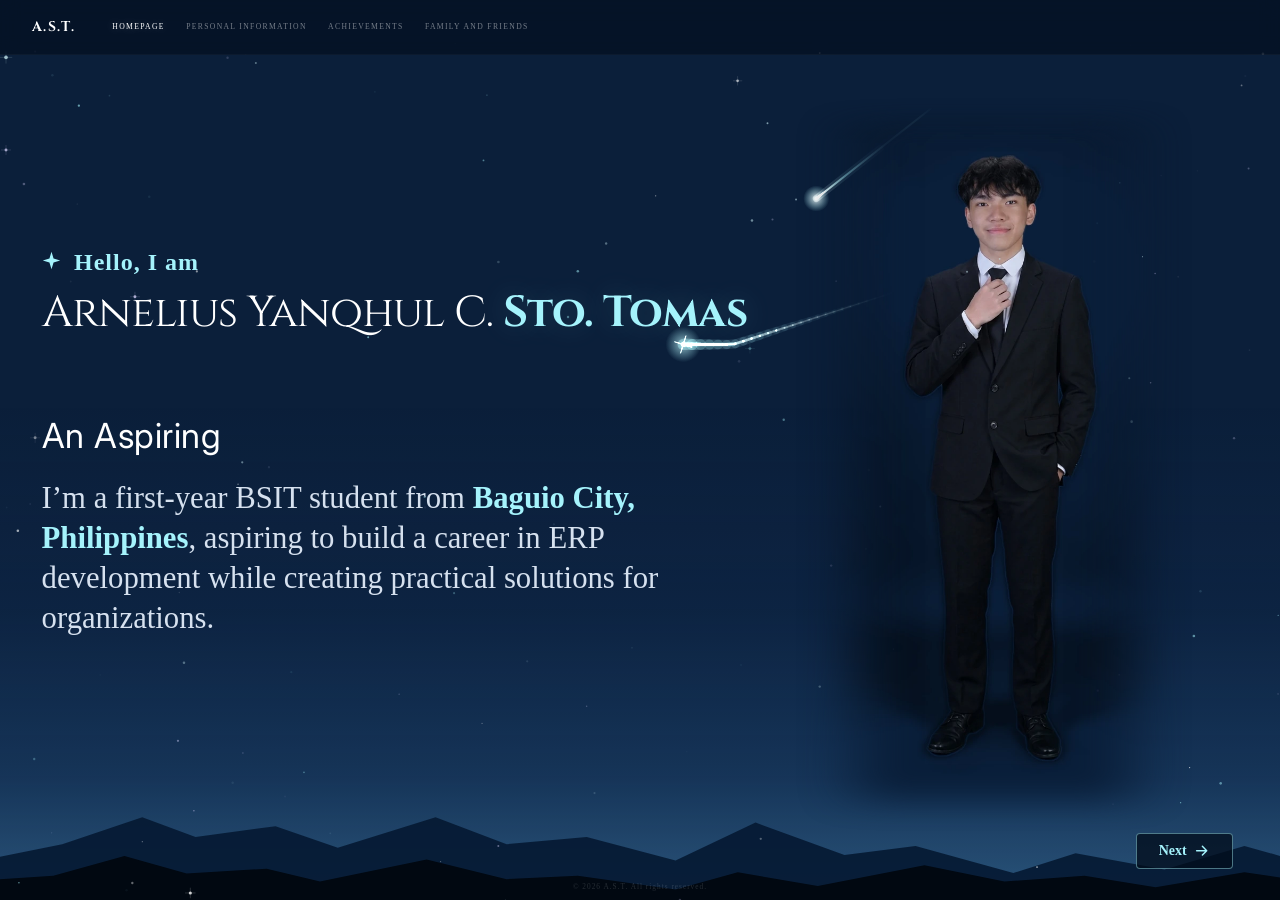
<file: index.html>
<!DOCTYPE html>
<html lang="en">
<head>
    <meta charset="UTF-8">
    <meta name="viewport" content="width=device-width, initial-scale=1.0">
    <title>A. S. T.</title>
    <link rel="icon" type="image/svg+xml" href="favicon.svg">
    <!-- Start downloading the portrait immediately, before the stylesheet and fonts finish -->
    <link rel="preload" as="image" href="me.webp" type="image/webp" fetchpriority="high">
    <!-- Google Fonts: Cinzel for high-end headers, Inter for modern sleek body text -->
    <link rel="preconnect" href="https://fonts.googleapis.com">
    <link rel="preconnect" href="https://fonts.gstatic.com" crossorigin>
    <link href="https://fonts.googleapis.com/css2?family=Cinzel:wght@400;700&family=Inter:wght@200;400;500;600&display=swap" rel="stylesheet">
    <link rel="stylesheet" href="styles.css">
    <!-- Marks the page for the shooting-star intro (skipped when the visitor prefers reduced motion).
         Until the stars have drawn them, the info pill and social squares stay blank. -->
    <script>
        /* Motion flags (skipped when the visitor prefers reduced motion): trace-on = shooting stars draw the pill and
           squares; pop-on = the page elements pop in one by one. pop-go starts the pop once the page has been measured. */
        if (!window.matchMedia('(prefers-reduced-motion: reduce)').matches) {
            document.documentElement.classList.add('trace-on', 'pop-on');
            setTimeout(function () { document.documentElement.classList.add('pop-go'); }, 2600);   /* failsafe */
        }
    </script>
</head>
<body>

    <!-- HORIZON: dusk glow and mountain silhouettes along the bottom edge -->
    <div class="hp-horizon" aria-hidden="true"></div>

    <!-- BACKGROUND SKY (faint drifting stars) and CONSTELLATION (drawn by the script below) -->
    <canvas id="hp-sky" aria-hidden="true"></canvas>
    <svg id="hp-const" aria-hidden="true" focusable="false">
        <defs>
            <radialGradient id="hp-halo">
                <stop offset="0" stop-color="#a5f3fc" stop-opacity=".5"/>
                <stop offset="1" stop-color="#a5f3fc" stop-opacity="0"/>
            </radialGradient>
            <radialGradient id="hp-floor">
                <stop offset="0" stop-color="#a5f3fc" stop-opacity=".34"/>
                <stop offset=".55" stop-color="#5fd4ee" stop-opacity=".12"/>
                <stop offset="1" stop-color="#5fd4ee" stop-opacity="0"/>
            </radialGradient>
            <radialGradient id="hp-shadow">
                <stop offset="0" stop-color="#000" stop-opacity=".7"/>
                <stop offset="1" stop-color="#000" stop-opacity="0"/>
            </radialGradient>
        </defs>
        <g class="hp-c-floor"></g>
        <g class="hp-c-lines"></g>
        <g class="hp-c-nodes"></g>
    </svg>

    <!-- SHOOTING STARS that draw the info pill and the social squares on load -->
    <canvas id="hp-trace" aria-hidden="true"></canvas>

    <!-- HEADER NAVIGATION BAR -->
    <nav class="navbar">
        <div class="nav-left">
            <div class="nav-logo">A.S.T.</div>
            <div class="nav-links">
                <a href="index.html" class="active-link" aria-current="page">HOMEPAGE</a>
                <a href="personal.html">PERSONAL INFORMATION</a>
                <a href="achievements.html">ACHIEVEMENTS</a>
                <a href="family.html">FAMILY AND FRIENDS</a>
            </div>
        </div>
    </nav>

    <!-- SPLIT CONTENT HERO BANNER -->
    <div class="split-hero-container">
        
        <!-- LEFT PANEL: PERSONAL INFOGRAPHICS AND TYPOGRAPHY -->
        <div class="hero-left-content">
            
            <p class="profile-greeting"><span class="burn-star" aria-hidden="true"><i></i><i></i><i></i><i></i><i></i></span>Hello, I am</p>

            <h1 class="profile-name">
                Arnelius Yanqhul C.
                <span class="highlight-surname">Sto. Tomas</span>
            </h1>

            <div class="student-badge">
                <span class="badge-item">
                    <svg aria-hidden="true" focusable="false" viewBox="0 0 24 24"><circle cx="12" cy="8" r="3.25"/><path d="M5.5 20v-1.25a6.5 6.5 0 0 1 13 0V20z"/></svg>
                    <span>1st Year BSIT Student</span>
                </span>
                <span class="badge-divider" aria-hidden="true">·</span>
                <span class="badge-item">
                    <svg aria-hidden="true" focusable="false" viewBox="0 0 24 24"><path d="M3 20h18M5 20V9l7-5 7 5v11M9 20v-5h6v5M8 10h.01M12 10h.01M16 10h.01"/></svg>
                    <span>University of the Cordilleras</span>
                </span>
                <span class="badge-divider badge-divider-email" aria-hidden="true">·</span>
                <a class="badge-item badge-email" href="mailto:arneliusyc.stotomas@gmail.com">
                    <span class="badge-at" aria-hidden="true">@</span>
                    <span>arneliusyc.stotomas@gmail.com</span>
                </a>
            </div>
            
            <h2 class="profile-role" aria-label="An Aspiring ERP Developer">
                <span class="profile-role-prefix" aria-hidden="true">An Aspiring</span><span class="profile-role-typing" aria-hidden="true">ERP Developer</span>
            </h2>
            
            <p class="profile-description">
                I’m a first-year BSIT student from <strong>Baguio City, Philippines</strong>, aspiring to build a career in ERP development while creating practical solutions for organizations.
            </p>

            <div class="social-links" aria-label="Social profiles">
                <a href="https://www.linkedin.com" aria-label="LinkedIn" title="LinkedIn" target="_blank" rel="noopener noreferrer">
                    <svg aria-hidden="true" focusable="false" viewBox="0 0 24 24"><path d="M20.45 20.45h-3.56v-5.57c0-1.33-.03-3.04-1.85-3.04-1.85 0-2.14 1.45-2.14 2.94v5.67H9.35V9h3.41v1.56h.05c.48-.9 1.64-1.85 3.37-1.85 3.6 0 4.27 2.37 4.27 5.46v6.28ZM5.34 7.43a2.06 2.06 0 1 1 0-4.12 2.06 2.06 0 0 1 0 4.12ZM7.12 20.45H3.56V9h3.56v11.45ZM22.22 0H1.78C.8 0 0 .77 0 1.73v20.54C0 23.23.8 24 1.78 24h20.44c.98 0 1.78-.77 1.78-1.73V1.73C24 .77 23.2 0 22.22 0Z"/></svg>
                </a>
                <a href="https://github.com/aycstotomas" aria-label="GitHub" title="GitHub" target="_blank" rel="noopener noreferrer">
                    <svg aria-hidden="true" focusable="false" viewBox="0 0 24 24"><path d="M12 .3a12 12 0 0 0-3.79 23.39c.6.11.82-.26.82-.58v-2.04c-3.34.73-4.04-1.61-4.04-1.61-.55-1.39-1.33-1.76-1.33-1.76-1.09-.75.08-.73.08-.73 1.2.08 1.84 1.24 1.84 1.24 1.07 1.83 2.81 1.3 3.49 1 .11-.78.42-1.31.76-1.61-2.67-.3-5.47-1.34-5.47-5.93 0-1.31.47-2.38 1.24-3.22-.12-.3-.54-1.52.12-3.18 0 0 1.01-.32 3.3 1.23a11.5 11.5 0 0 1 6.01 0c2.29-1.55 3.3-1.23 3.3-1.23.65 1.66.24 2.88.12 3.18.77.84 1.24 1.91 1.24 3.22 0 4.61-2.81 5.63-5.48 5.92.43.37.82 1.1.82 2.22v3.29c0 .32.22.69.83.58A12 12 0 0 0 12 .3Z"/></svg>
                </a>
                <a href="https://www.facebook.com/arneliusyanqhul.stotomas" aria-label="Facebook" title="Facebook" target="_blank" rel="noopener noreferrer">
                    <svg aria-hidden="true" focusable="false" viewBox="0 0 24 24"><path d="M13.5 21v-8h2.7l.4-3h-3.1V8.1c0-.9.3-1.5 1.6-1.5h1.7V3.9c-.3 0-1.3-.1-2.5-.1-2.5 0-4.2 1.5-4.2 4.3V10H7.3v3h2.8v8h3.4Z"/></svg>
                </a>
                <a href="https://www.instagram.com/arneliusss/" aria-label="Instagram" title="Instagram" target="_blank" rel="noopener noreferrer">
                    <svg aria-hidden="true" focusable="false" viewBox="0 0 24 24"><rect x="3" y="3" width="18" height="18" rx="5"/><circle cx="12" cy="12" r="4"/><circle class="social-icon-dot" cx="17.5" cy="6.5" r="1"/></svg>
                </a>
                <a href="mailto:arneliusyc.stotomas@gmail.com" aria-label="Email Arnelius" title="Email">
                    <svg aria-hidden="true" focusable="false" viewBox="0 0 24 24"><rect class="mail-icon-line" x="3" y="5" width="18" height="14" rx="2"/><path class="mail-icon-line" d="m4 7 8 6 8-6"/></svg>
                </a>
            </div>
        </div>

        <!-- RIGHT PANEL: YOUR PERSONAL PROFILE PORTRAIT OVERLAY CARD -->
        <div class="hero-right-media">
            <div class="portrait-column">
                <div class="portrait-stage">
                    <div class="portrait-frame">
                        <img src="me.webp" alt="Arnelius Sto. Tomas in a black suit, full-body portrait" class="profile-portrait" width="800" height="1403" fetchpriority="high" decoding="async">
                    </div>
                </div>
            </div>
        </div>

        <a class="next-page-link" href="personal.html" title="About me">
            Next <svg aria-hidden="true" focusable="false" viewBox="0 0 24 24"><path d="M5 12h14m-6-6 6 6-6 6"/></svg>
        </a>

    </div>

    <!-- FOOTER LAYOUT -->
    <footer>
        <p>© 2026 A.S.T. All rights reserved.</p>
    </footer>

    <script>
        /* Homepage sky: faint drifting stars, plus a simple constellation that frames the portrait.
           Nothing plays on load - the page is fully visible immediately. */
        (function () {
            const reduce = window.matchMedia('(prefers-reduced-motion: reduce)').matches;
            const sky = document.getElementById('hp-sky');
            const svg = document.getElementById('hp-const');
            const gFloor = svg.querySelector('.hp-c-floor');
            const gLines = svg.querySelector('.hp-c-lines');
            const gNodes = svg.querySelector('.hp-c-nodes');
            const sctx = sky.getContext('2d');
            const NS = 'http://www.w3.org/2000/svg';
            const $ = function (s) { return document.querySelector(s); };
            let W = 0, H = 0, dpr = 1;

            function seeded(seed) {
                return function () {
                    seed |= 0; seed = seed + 0x6D2B79F5 | 0;
                    let t = Math.imul(seed ^ seed >>> 15, 1 | seed);
                    t = t + Math.imul(t ^ t >>> 7, 61 | t) ^ t;
                    return ((t ^ t >>> 14) >>> 0) / 4294967296;
                };
            }
            const clamp = function (v, a, b) { return Math.max(a, Math.min(b, v)); };

            /* ---------- 1. faint background stars (with a very faint link to the cursor) ---------- */
            const tints = ['255,255,255', '215,250,255', '165,243,252', '221,214,254'];
            const mouse = { x: -9999, y: -9999 };
            const MOUSE_LINK = 150;
            let stars = [], skyRaf = 0;

            function buildSky() {
                dpr = Math.min(window.devicePixelRatio || 1, 2);
                W = window.innerWidth; H = window.innerHeight;
                sky.width = Math.round(W * dpr); sky.height = Math.round(H * dpr);
                sky.style.width = W + 'px'; sky.style.height = H + 'px';
                sctx.setTransform(dpr, 0, 0, dpr, 0, 0);
                const rnd = seeded(2008);
                const count = clamp(Math.round(W * H / 8200), 55, 290);
                stars = [];
                for (let i = 0; i < count; i++) {
                    const big = rnd() > 0.94;
                    stars.push({
                        x: rnd() * W, y: rnd() * H,
                        r: big ? 1.3 + rnd() * 0.6 : 0.55 + rnd() * 0.8,
                        vx: (rnd() - 0.5) * 0.035, vy: (rnd() - 0.5) * 0.022,
                        ph: rnd() * 6.283, sp: 0.0006 + rnd() * 0.0012,
                        a: big ? 0.8 : 0.36 + rnd() * 0.36,
                        c: tints[Math.floor(rnd() * tints.length)], big: big
                    });
                }
                drawSky(0);
            }
            function drawSky(t) {
                sctx.clearRect(0, 0, W, H);
                for (const s of stars) {
                    if (!reduce) {
                        s.x += s.vx; s.y += s.vy;
                        if (s.x < -5) s.x = W + 5; else if (s.x > W + 5) s.x = -5;
                        if (s.y < -5) s.y = H + 5; else if (s.y > H + 5) s.y = -5;
                    }
                    const tw = reduce ? 0.9 : 0.55 + 0.45 * Math.sin(t * s.sp + s.ph);
                    const a = s.a * tw;
                    if (!reduce) {
                        const dx = s.x - mouse.x, dy = s.y - mouse.y, d = Math.sqrt(dx * dx + dy * dy);
                        if (d < MOUSE_LINK) {
                            sctx.strokeStyle = 'rgba(165,243,252,' + ((1 - d / MOUSE_LINK) * 0.1).toFixed(3) + ')';
                            sctx.lineWidth = 0.7;
                            sctx.beginPath(); sctx.moveTo(s.x, s.y); sctx.lineTo(mouse.x, mouse.y); sctx.stroke();
                        }
                    }
                    sctx.fillStyle = 'rgba(' + s.c + ',' + a.toFixed(3) + ')';
                    sctx.beginPath(); sctx.arc(s.x, s.y, s.r, 0, 6.283); sctx.fill();
                    if (s.big) {
                        sctx.strokeStyle = 'rgba(' + s.c + ',' + (a * 0.35).toFixed(3) + ')';
                        sctx.lineWidth = 0.6;
                        sctx.beginPath();
                        sctx.moveTo(s.x - s.r * 3.4, s.y); sctx.lineTo(s.x + s.r * 3.4, s.y);
                        sctx.moveTo(s.x, s.y - s.r * 3.4); sctx.lineTo(s.x, s.y + s.r * 3.4);
                        sctx.stroke();
                    }
                }
            }
            function skyLoop(t) { drawSky(t); skyRaf = requestAnimationFrame(skyLoop); }

            /* ---------- 2. the constellation ---------- */
            function svgEl(name, attrs) {
                const e = document.createElementNS(NS, name);
                for (const k in attrs) e.setAttribute(k, attrs[k]);
                return e;
            }
            function rectOf(sel) {
                const el = $(sel); if (!el) return null;
                const r = el.getBoundingClientRect();
                return r.width > 0 && r.height > 0 ? r : null;
            }

            /* Several constellations take turns in the empty parts of the sky: each one lights up star by star,
               joins its lines, twinkles for a while, then fades away while another appears somewhere else. */
            const SHAPES = {
                dipper:     { pts: [[0, .30], [.20, .185], [.38, .14], [.54, .21], [.57, .475], [.98, .44], [1, .16]],
                              links: [[0, 1], [1, 2], [2, 3], [3, 4], [4, 5], [5, 6], [6, 3]], big: [2, 6] },
                cassiopeia: { pts: [[0, .2], [.22, .8], [.5, .4], [.78, .95], [1, .3]],
                              links: [[0, 1], [1, 2], [2, 3], [3, 4]], big: [2] },
                cygnus:     { pts: [[.5, 0], [.5, .42], [.5, 1], [.08, .3], [.92, .54]],
                              links: [[0, 1], [1, 2], [3, 1], [1, 4]], big: [0, 1] },
                orion:      { pts: [[.2, 0], [.55, .06], [.85, .02], [.38, .52], [.5, .5], [.62, .48], [.18, 1], [.84, .97]],
                              links: [[0, 1], [1, 2], [0, 3], [3, 4], [4, 5], [5, 2], [3, 6], [5, 7]], big: [0, 7] },
                lyra:       { pts: [[.35, 0], [.2, .5], [.8, .62], [.72, 1], [.12, .88]],
                              links: [[0, 1], [0, 2], [1, 2], [2, 3], [3, 4], [4, 1]], big: [0] },
                crown:      { pts: [[0, .8], [.14, .35], [.33, .08], [.52, 0], [.72, .1], [.88, .4], [1, .85]],
                              links: [[0, 1], [1, 2], [2, 3], [3, 4], [4, 5], [5, 6]], big: [3] }
            };
            const MAX_SHOWN = 3;
            let slots = [], cons = [], loopTimer = 0, lastShape = '';

            function stopConstellations() {
                clearTimeout(loopTimer);
                cons.forEach(function (c) { clearTimeout(c.t1); clearTimeout(c.t2); });
                cons = []; gLines.textContent = '';
            }

            /* build one constellation inside a slot (a rectangle of empty sky) */
            function placeConstellation(slot, name, S) {
                const sh = SHAPES[name];
                let minX = 1e9, minY = 1e9, maxX = -1e9, maxY = -1e9;
                sh.pts.forEach(function (p) { minX = Math.min(minX, p[0]); maxX = Math.max(maxX, p[0]); minY = Math.min(minY, p[1]); maxY = Math.max(maxY, p[1]); });
                const bw = maxX - minX, bh = maxY - minY;
                const sc = Math.min(slot.w / bw, slot.h / bh, 300 * S / Math.max(bw, bh));
                if (Math.max(bw, bh) * sc < 74 * S) return null;                       /* too small to read: try another */
                const sw = bw * sc, shh = bh * sc;
                const x0 = slot.x + (slot.w - sw) / 2 + (Math.random() - 0.5) * (slot.w - sw) * 0.7;
                const y0 = slot.y + (slot.h - shh) / 2 + (Math.random() - 0.5) * (slot.h - shh) * 0.7;
                const xy = sh.pts.map(function (p) { return [x0 + (p[0] - minX) * sc, y0 + (p[1] - minY) * sc]; });

                const g = svgEl('g', { class: 'hp-cn' });
                const first = sh.pts.map(function () { return 0; });
                sh.links.forEach(function (l, i) {
                    const d = (i * 0.34).toFixed(2);
                    g.appendChild(svgEl('line', { class: 'hp-cn-line', pathLength: 1, style: '--d:' + d + 's',
                        x1: xy[l[0]][0].toFixed(1), y1: xy[l[0]][1].toFixed(1), x2: xy[l[1]][0].toFixed(1), y2: xy[l[1]][1].toFixed(1) }));
                    if (i === 0) first[l[0]] = 0;
                });
                const when = sh.pts.map(function () { return 99; });
                sh.links.forEach(function (l, i) {
                    when[l[0]] = Math.min(when[l[0]], i * 0.34);
                    when[l[1]] = Math.min(when[l[1]], i * 0.34 + 0.6);
                });
                xy.forEach(function (p, i) {
                    const size = sh.big.indexOf(i) >= 0 ? 2 : (i % 3 === 0 ? 1 : 0);
                    const at = svgEl('g', { transform: 'translate(' + p[0].toFixed(1) + ' ' + p[1].toFixed(1) + ')' });
                    const inner = svgEl('g', { class: 'hp-c-node hp-cn-star', style: '--d:' + (when[i] > 90 ? 0 : when[i]).toFixed(2) + 's;--i:' + i });
                    inner.appendChild(svgEl('circle', { class: 'halo', r: [7, 9, 12][size] * Math.max(S, 0.85), fill: 'url(#hp-halo)' }));
                    inner.appendChild(svgEl('circle', { class: 'core', r: [1.4, 1.8, 2.3][size] }));
                    at.appendChild(inner); g.appendChild(at);
                });
                gLines.appendChild(g);
                return g;
            }

            function showOne(S) {
                if (cons.length >= MAX_SHOWN) return;
                const free = slots.filter(function (sl) { return !cons.some(function (c) { return c.slot === sl; }); });
                const shown = cons.map(function (c) { return c.name; });
                const names = Object.keys(SHAPES).filter(function (n) { return n !== lastShape && shown.indexOf(n) < 0; });
                free.sort(function () { return Math.random() - 0.5; });
                names.sort(function () { return Math.random() - 0.5; });
                for (let i = 0; i < free.length; i++) {
                    for (let k = 0; k < names.length; k++) {
                        const g = placeConstellation(free[i], names[k], S);
                        if (!g) continue;
                        const c = { g: g, slot: free[i], name: names[k] };
                        cons.push(c); lastShape = names[k];
                        g.getBoundingClientRect();                       /* make sure the start state is painted */
                        g.classList.add('on');
                        if (!reduce) {
                            c.t1 = setTimeout(function () {                  /* fade away ... */
                                g.classList.add('off');
                                c.t2 = setTimeout(function () { g.remove(); cons = cons.filter(function (x) { return x !== c; }); }, 2600);
                            }, 10500 + Math.random() * 3000);
                        }
                        return;
                    }
                }
            }

            function drawConstellation() {
                stopConstellations();
                svg.setAttribute('viewBox', '0 0 ' + W + ' ' + H);

                const P = rectOf('.profile-portrait');           /* the portrait */
                const nav = rectOf('.navbar');
                const greet = rectOf('.profile-greeting');
                const next = rectOf('.next-page-link');
                if (!P) return;
                const wide = P.left > W * 0.45;                  /* side-by-side layout (laptop / desktop) */
                const S = clamp(Math.min(W / 1456, H / 819), 0.75, 1.5);
                const navB = nav ? nav.bottom : 60;
                /* the figure occupies roughly x 29-74%, y 8-90% of the photo */
                const figL = P.left + P.width * 0.29, figR = P.left + P.width * 0.74;
                const add = function (x0, y0, x1, y1) { if (x1 - x0 >= 70 * S && y1 - y0 >= 48 * S) slots.push({ x: x0, y: y0, w: x1 - x0, h: y1 - y0 }); };
                slots = [];

                if (wide) {
                    const desc = rectOf('.profile-description'), soc = rectOf('.social-links');
                    const lastBtn = document.querySelector('.social-links a:last-child');
                    const socR = lastBtn ? lastBtn.getBoundingClientRect().right : 360;
                    const socB = soc ? soc.bottom : H * 0.78;
                    const descB = desc ? desc.bottom : H * 0.68;
                    const gTop = greet ? greet.top - 28 : navB + 140;
                    add(24, navB + 24, figL - 22, gTop);                              /* top band above the greeting */
                    add(figR + 18, navB + 24, W - 22, H * 0.48);                      /* right of the figure, upper */
                    add(figR + 18, H * 0.5, W - 22, (next ? next.top : H - 70) - 22); /* right of the figure, lower */
                    add(socR + 40, descB + 28, figL - 26, H - 36);                    /* bottom middle */
                } else {
                    /* narrow screens: small ones above the text, beside the portrait and under the Next button */
                    add(14, navB + 8, W - 14, greet ? greet.top - 14 : navB + 70);
                    add(8, P.top, P.left - 8, P.bottom);
                    add(P.right + 8, P.top, W - 8, P.bottom);
                    if (next) add(14, next.bottom + 8, W - 14, H - 34);
                }
                if (!slots.length) return;

                if (reduce) {                                    /* no motion: a few stay put */
                    for (let i = 0; i < Math.min(3, slots.length); i++) showOne(S);
                    return;
                }
                const maxNow = wide ? MAX_SHOWN : 2;
                const loop = function () {
                    if (cons.length < maxNow) showOne(S);
                    loopTimer = setTimeout(loop, 3300 + Math.random() * 1500);
                };
                loopTimer = setTimeout(loop, 1700);
            }

            /* ---------- name: one line, as wide as the info pill under it ---------- */
            function fitName() {
                const name = $('.profile-name'), badge = $('.student-badge');
                if (!name || !badge) return;
                name.style.fontSize = '';
                if (window.innerWidth < 1024) return;
                const cur = parseFloat(getComputedStyle(name).fontSize);
                const range = document.createRange(); range.selectNodeContents(name);
                const natural = range.getBoundingClientRect().width;
                const target = badge.getBoundingClientRect().width;
                if (natural > target && natural > 0) name.style.fontSize = (cur * target / natural * 0.99).toFixed(2) + 'px';
            }

            /* ---------- 3. shooting stars that draw the info pill and the social squares ---------- */
            /* Each star flies in from the upper right, then circles the outline of its shape, leaving a
               glowing trail behind it. When the loop closes, the real border, fill and icons fade in. */
            const tcv = document.getElementById('hp-trace');
            const tctx = tcv.getContext('2d');
            const html = document.documentElement;
            const PI = Math.PI;
            let queue = [], jobs = [], dust = [], traceRaf = 0, traceT0 = 0, traceLast = 0;

            function sizeTrace() {
                tcv.width = Math.round(W * dpr); tcv.height = Math.round(H * dpr);
                tcv.style.width = W + 'px'; tcv.style.height = H + 'px';
                tctx.setTransform(dpr, 0, 0, dpr, 0, 0);
            }
            const easeInOut = function (t) { return 0.5 - 0.5 * Math.cos(PI * t); };

            /* points of a rounded rectangle, starting at the top-right and running counter-clockwise */
            function outline(x, y, w, h, r) {
                const pts = [], step = 2;
                function line(ax, ay, bx, by) {
                    const n = Math.max(1, Math.ceil(Math.hypot(bx - ax, by - ay) / step));
                    for (let i = 0; i < n; i++) pts.push(ax + (bx - ax) * i / n, ay + (by - ay) * i / n);
                }
                function arc(cx, cy, a0, a1) {
                    const n = Math.max(1, Math.ceil(Math.abs(a1 - a0) * r / step));
                    for (let i = 0; i < n; i++) { const a = a0 + (a1 - a0) * i / n; pts.push(cx + r * Math.cos(a), cy + r * Math.sin(a)); }
                }
                line(x + w - r, y, x + r, y);
                arc(x + r, y + r, -PI / 2, -PI);
                line(x, y + r, x, y + h - r);
                arc(x + r, y + h - r, PI, PI / 2);
                line(x + r, y + h, x + w - r, y + h);
                arc(x + w - r, y + h - r, PI / 2, 0);
                line(x + w, y + h - r, x + w, y + r);
                arc(x + w - r, y + r, 0, -PI / 2);
                pts.push(x + w - r, y);
                return pts;
            }

            function makeJob(item, now, S) {
                const el = item.el, r = el.getBoundingClientRect(), cs = getComputedStyle(el);
                if (!(r.width > 0 && r.height > 0)) return null;
                const bw = parseFloat(cs.borderTopWidth) || 1;
                const w = r.width - bw, h = r.height - bw;
                const rad = Math.max(0, Math.min(parseFloat(cs.borderTopLeftRadius) || 0, w / 2, h / 2));
                const per = outline(r.left + bw / 2, r.top + bw / 2, w, h, rad);
                /* the approach: a short straight run in from the upper right */
                const sx = per[0], sy = per[1], ang = item.angle * PI / 180;
                const Le = item.entry * S, n = Math.max(2, Math.ceil(Le / 2));
                const pts = [];
                for (let i = 0; i < n; i++) {
                    const f = 1 - i / n;
                    pts.push(sx + Math.cos(ang) * Le * f, sy - Math.sin(ang) * Le * f);
                }
                const entryPts = n;
                for (let i = 0; i < per.length; i++) pts.push(per[i]);
                const cum = [0];
                for (let i = 2; i < pts.length; i += 2) cum.push(cum[cum.length - 1] + Math.hypot(pts[i] - pts[i - 2], pts[i + 1] - pts[i - 1]));
                const total = cum[cum.length - 1];
                return { el: el, pts: pts, cum: cum, total: total, entryLen: cum[entryPts], entryIdx: entryPts,
                         start: now, T: total / item.speed / S * 1000, S: S, tail: item.tail * S, doneAt: 0 };
            }
            function pointAt(j, u) {
                const c = j.cum;
                let lo = 0, hi = c.length - 1;
                if (u <= 0) return [j.pts[0], j.pts[1], 0];
                if (u >= j.total) return [j.pts[hi * 2], j.pts[hi * 2 + 1], hi];
                while (hi - lo > 1) { const m = (lo + hi) >> 1; if (c[m] <= u) lo = m; else hi = m; }
                const f = (u - c[lo]) / ((c[hi] - c[lo]) || 1);
                return [j.pts[lo * 2] + (j.pts[hi * 2] - j.pts[lo * 2]) * f, j.pts[lo * 2 + 1] + (j.pts[hi * 2 + 1] - j.pts[lo * 2 + 1]) * f, lo];
            }
            function burst(x, y, count, speed) {
                for (let i = 0; i < count; i++) {
                    const a = Math.random() * 2 * PI, v = speed * (0.35 + Math.random() * 0.65);
                    dust.push({ x: x, y: y, vx: Math.cos(a) * v, vy: Math.sin(a) * v, age: 0, life: 380 + Math.random() * 420, r: 0.6 + Math.random() * 0.8 });
                }
            }

            function drawJob(j, now, dt) {
                const S = j.S, k = clamp((now - j.start) / j.T, 0, 1);
                const u = j.total * easeInOut(k);
                const post = j.doneAt ? now - j.doneAt : 0;

                /* the outline laid down so far (it is replaced by the real border once the loop closes) */
                let fade = 1;
                if (j.doneAt) fade = 1 - clamp((post - 120) / 520, 0, 1);
                const hi = pointAt(j, u)[2];
                if (u > j.entryLen && fade > 0) {
                    tctx.lineCap = 'round'; tctx.lineJoin = 'round';
                    const path = function () {
                        tctx.beginPath(); tctx.moveTo(j.pts[j.entryIdx * 2], j.pts[j.entryIdx * 2 + 1]);
                        for (let i = j.entryIdx + 1; i <= hi; i++) tctx.lineTo(j.pts[i * 2], j.pts[i * 2 + 1]);
                        const hp = pointAt(j, u); tctx.lineTo(hp[0], hp[1]);
                    };
                    path(); tctx.strokeStyle = 'rgba(165,243,252,' + (0.16 * fade).toFixed(3) + ')'; tctx.lineWidth = 4; tctx.stroke();
                    path(); tctx.strokeStyle = 'rgba(190,247,255,' + (0.55 * fade).toFixed(3) + ')'; tctx.lineWidth = 1.1; tctx.stroke();
                }

                /* the comet: a tapering trail and a small sparkling head */
                const shrink = j.doneAt ? 1 - clamp(post / 420, 0, 1) : 1;
                const appear = clamp(u / (0.45 * j.entryLen), 0, 1);
                const alpha = appear * (j.doneAt ? 1 - clamp(post / 420, 0, 1) : 1);
                if (alpha > 0.01) {
                    const len = j.tail * shrink, N = 26;
                    let prev = pointAt(j, u);
                    for (let i = 1; i <= N; i++) {
                        const ui = u - len * i / N; if (ui <= 0) break;
                        const q = pointAt(j, ui), f = i / N, a = alpha * Math.pow(1 - f, 1.5);
                        tctx.lineCap = 'round';
                        tctx.beginPath(); tctx.moveTo(prev[0], prev[1]); tctx.lineTo(q[0], q[1]);
                        tctx.strokeStyle = 'rgba(165,243,252,' + (a * 0.22).toFixed(3) + ')'; tctx.lineWidth = (1 - f) * 9 * S + 1; tctx.stroke();
                        tctx.strokeStyle = 'rgba(232,252,255,' + (a * 0.95).toFixed(3) + ')'; tctx.lineWidth = (1 - f) * 2.6 * S + 0.4; tctx.stroke();
                        prev = q;
                    }
                    const hp = pointAt(j, u), x = hp[0], y = hp[1];
                    const flare = j.doneAt ? 1 + 0.9 * Math.sin(clamp(post / 420, 0, 1) * PI) : 1;
                    const R = 15 * S * flare;
                    const g = tctx.createRadialGradient(x, y, 0, x, y, R);
                    g.addColorStop(0, 'rgba(200,250,255,' + (0.7 * alpha).toFixed(3) + ')'); g.addColorStop(1, 'rgba(165,243,252,0)');
                    tctx.fillStyle = g; tctx.beginPath(); tctx.arc(x, y, R, 0, 2 * PI); tctx.fill();
                    const L = 7.5 * S * flare, rot = u / 38;
                    tctx.lineWidth = 1; tctx.strokeStyle = 'rgba(255,255,255,' + (0.9 * alpha).toFixed(3) + ')';
                    tctx.beginPath();
                    tctx.moveTo(x - L * Math.cos(rot), y - L * Math.sin(rot)); tctx.lineTo(x + L * Math.cos(rot), y + L * Math.sin(rot));
                    tctx.moveTo(x + L * Math.sin(rot), y - L * Math.cos(rot)); tctx.lineTo(x - L * Math.sin(rot), y + L * Math.cos(rot));
                    tctx.stroke();
                    tctx.fillStyle = 'rgba(255,255,255,' + alpha.toFixed(3) + ')';
                    tctx.beginPath(); tctx.arc(x, y, 1.9 * S, 0, 2 * PI); tctx.fill();
                    if (!j.doneAt && Math.random() < 0.55) {
                        dust.push({ x: x, y: y, vx: (Math.random() - 0.5) * 26, vy: (Math.random() - 0.5) * 26 + 6, age: 0, life: 420 + Math.random() * 380, r: 0.5 + Math.random() * 0.8 });
                    }
                }

                /* the loop just closed: reveal the real element and give a little sparkle burst */
                if (k >= 1 && !j.doneAt) {
                    j.doneAt = now;
                    const e = j.el;
                    e.classList.add('traced', 'tr-fade');
                    setTimeout(function () { e.classList.remove('tr-fade'); }, 1100);
                    const hp = pointAt(j, j.total);
                    burst(hp[0], hp[1], 9, 70 * S);
                }
                return !(j.doneAt && post > 700);
            }

            function traceFrame(now) {
                const dt = traceLast ? Math.min(50, now - traceLast) : 16;
                traceLast = now;
                tctx.clearRect(0, 0, W, H);
                tctx.globalCompositeOperation = 'lighter';
                /* start the shapes whose turn has come (measured at that moment, so they match the live layout) */
                while (queue.length && now - traceT0 >= queue[0].at) {
                    const it = queue.shift(), j = makeJob(it, now, it.S);
                    if (j) jobs.push(j); else it.el.classList.add('traced');
                }
                jobs = jobs.filter(function (j) { return drawJob(j, now, dt); });
                for (let i = dust.length - 1; i >= 0; i--) {
                    const d = dust[i]; d.age += dt;
                    if (d.age > d.life) { dust.splice(i, 1); continue; }
                    d.x += d.vx * dt / 1000; d.y += d.vy * dt / 1000;
                    tctx.fillStyle = 'rgba(215,250,255,' + (0.8 * (1 - d.age / d.life)).toFixed(3) + ')';
                    tctx.beginPath(); tctx.arc(d.x, d.y, d.r, 0, 2 * PI); tctx.fill();
                }
                tctx.globalCompositeOperation = 'source-over';
                if (queue.length || jobs.length || dust.length) traceRaf = requestAnimationFrame(traceFrame);
                else { traceRaf = 0; tctx.clearRect(0, 0, W, H); }
            }

            /* show everything right away (resize mid-animation, or a safety net) */
            function finishTrace() {
                queue = []; jobs = []; dust = [];
                cancelAnimationFrame(traceRaf); traceRaf = 0;
                tctx.clearRect(0, 0, W, H);
                document.querySelectorAll('.student-badge, .social-links a').forEach(function (e) { e.classList.add('traced'); });
            }

            function startTrace() {
                if (!html.classList.contains('trace-on')) return;
                const pill = $('.student-badge');
                const btns = Array.prototype.slice.call(document.querySelectorAll('.social-links a'));
                const b0 = btns[0] && btns[0].getBoundingClientRect();
                const S = clamp(b0 && b0.width ? b0.width / 54 : 1, 0.8, 1.8);
                const angles = [24, 33, 18, 29, 22];
                if (pill) queue.push({ el: pill, at: 750, angle: 18, entry: 320, speed: 1250, tail: 190, S: S });
                btns.forEach(function (b, i) {
                    queue.push({ el: b, at: 2000 + i * 210, angle: angles[i % angles.length], entry: 150, speed: 380, tail: 100, S: S });
                });
                traceT0 = performance.now(); traceLast = 0;
                traceRaf = requestAnimationFrame(traceFrame);
                /* safety net: never leave anything blank */
                setTimeout(function () { if (queue.length || jobs.length) finishTrace(); else finishTrace(); }, 9000);
            }

            /* ---------- boot ---------- */
            buildSky();
            sizeTrace();
            fitName();
            drawConstellation();
            if (!reduce) {
                skyRaf = requestAnimationFrame(skyLoop);
                window.addEventListener('pointermove', function (e) { mouse.x = e.clientX; mouse.y = e.clientY; });
                document.addEventListener('pointerleave', function () { mouse.x = mouse.y = -9999; });
                document.addEventListener('visibilitychange', function () {
                    if (document.hidden) cancelAnimationFrame(skyRaf); else skyRaf = requestAnimationFrame(skyLoop);
                });
            }
            let resizeTimer = 0;
            window.addEventListener('resize', function () {
                clearTimeout(resizeTimer);
                resizeTimer = setTimeout(function () { finishTrace(); buildSky(); sizeTrace(); fitName(); drawConstellation(); }, 120);
            });
            /* fonts and the portrait can shift the layout slightly once loaded: redraw once more */
            const redraw = function () { fitName(); drawConstellation(); };
            /* the shooting stars start once the fonts have settled, so they trace the final layout */
            let started = false;
            const go = function () { if (started) return; started = true; redraw(); html.classList.add('pop-go'); startTrace(); };
            if (document.fonts && document.fonts.ready) {
                document.fonts.ready.then(function () { redraw(); go(); });
                setTimeout(go, 1500);
            } else {
                window.addEventListener('load', go);
            }
            window.addEventListener('load', function () { if (!started) redraw(); });
        })();
    </script>

    <script src="shootingstars.js" defer></script>
    <script src="nextstar.js" defer></script>
    <script src="techstars.js" defer></script>
    <script src="cursor-star.js" defer></script>
</body>
</html>
</file>
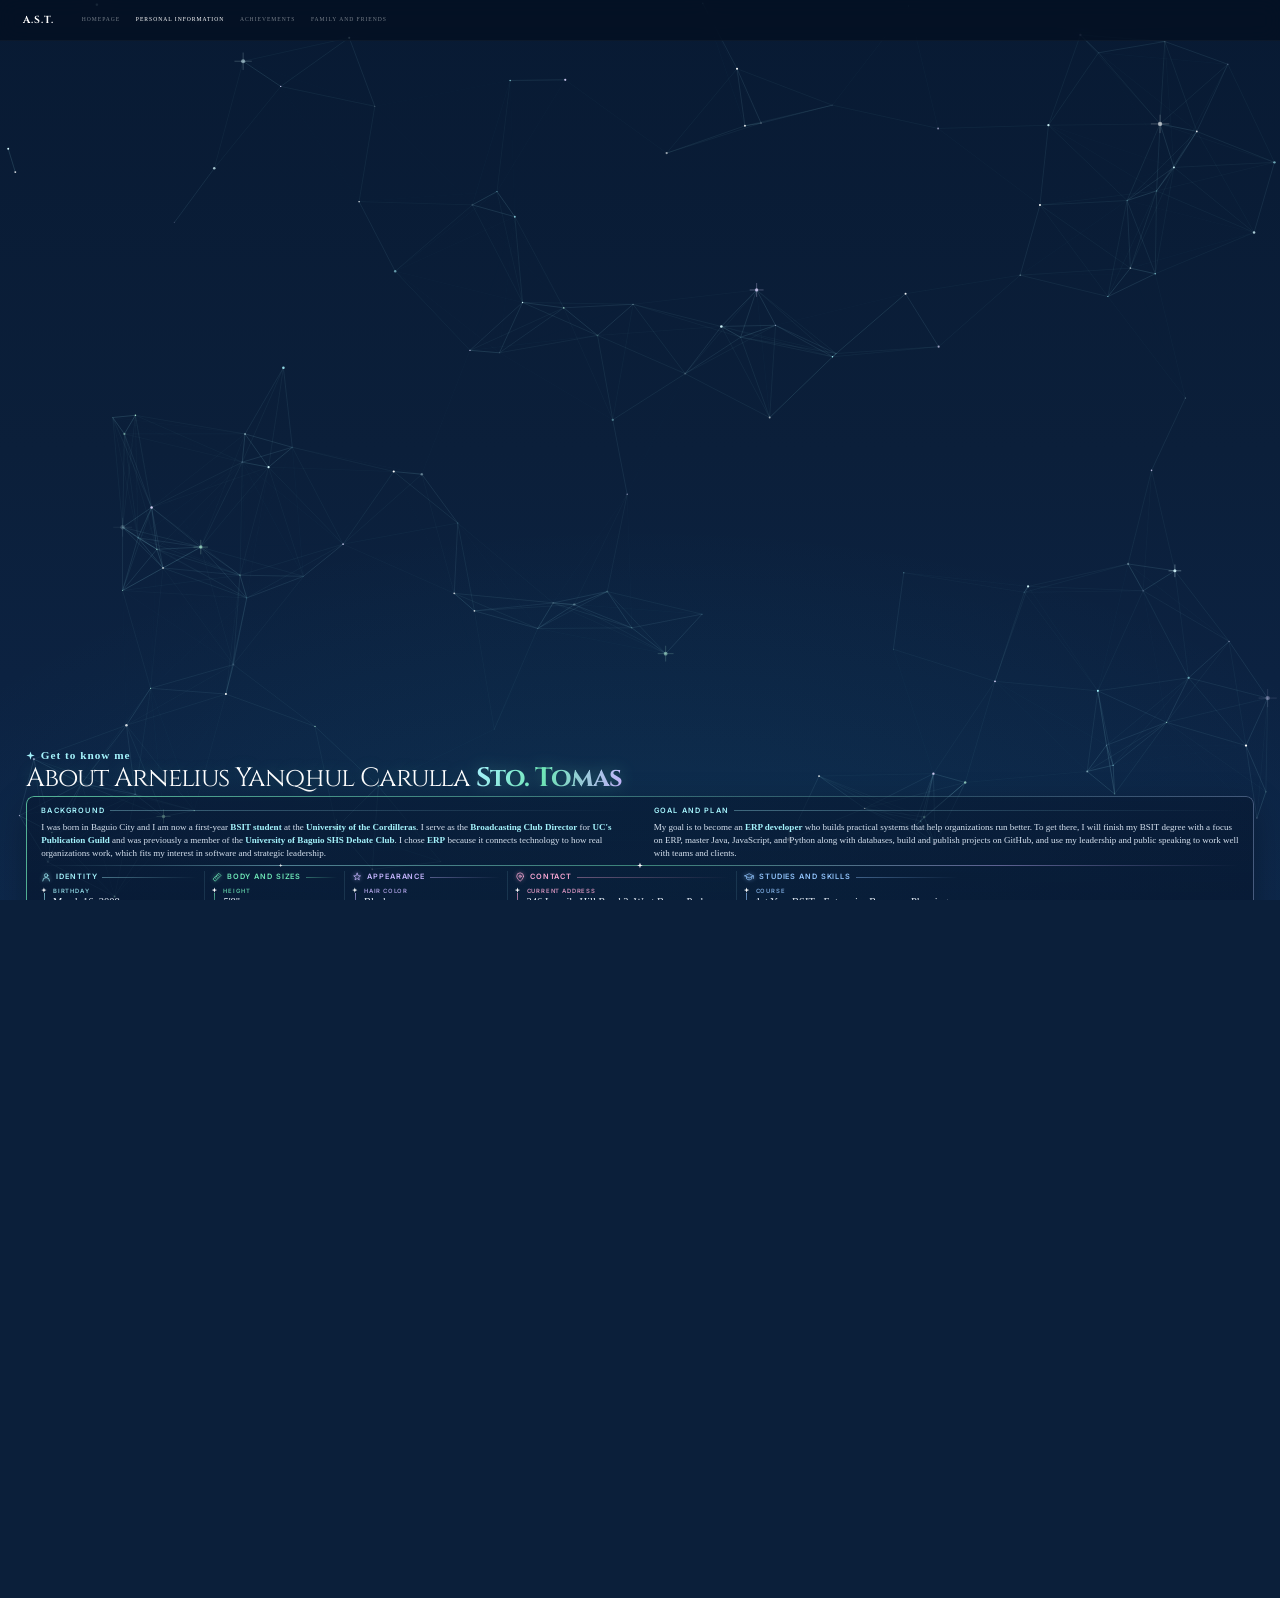
<file: about.html>
<!DOCTYPE html>
<html lang="en">
<head>
    <meta charset="UTF-8">
    <meta name="viewport" content="width=device-width, initial-scale=1.0">
    <title>About Me | A. S. T.</title>
    <link rel="icon" type="image/svg+xml" href="favicon.svg">
    <link rel="preconnect" href="https://fonts.googleapis.com">
    <link rel="preconnect" href="https://fonts.gstatic.com" crossorigin>
    <link href="https://fonts.googleapis.com/css2?family=Cinzel:wght@400;700&family=Inter:wght@200;400;500;600&display=swap" rel="stylesheet">
    <link rel="stylesheet" href="styles.css">
    <script>
        /* Play the intro unless the visitor prefers reduced motion; page content waits for it via --intro */
        (function () {
            if (!window.matchMedia('(prefers-reduced-motion: reduce)').matches) {
                document.documentElement.classList.add('pi-intro-on');
                document.documentElement.style.setProperty('--intro', '2.9s');
            }
        })();
    </script>
</head>
<body class="about-body pi-body">
    <!-- LIVE SKY: aurora curtains + a star field whose stars join into constellations -->
    <div class="pi-sky" aria-hidden="true"></div>
    <div class="pi-aurora" aria-hidden="true">
        <i class="pi-curtain pi-c1"></i>
        <i class="pi-curtain pi-c2"></i>
        <i class="pi-curtain pi-c3"></i>
        <i class="pi-glow"></i>
    </div>
    <canvas id="pi-stars" aria-hidden="true"></canvas>

    <!-- INTRO: the initials A.S.T. are drawn as a constellation, then an aurora iris opens onto the page -->
    <div id="pi-intro" aria-hidden="true">
        <div class="pi-intro-dust"></div>
        <div class="pi-intro-aurora"></div>
        <span class="pi-shooting"></span>
        <svg class="pi-intro-svg" viewBox="0 0 760 380" role="presentation" focusable="false">
            <g transform="translate(20 0)">
                <g class="pi-lines">
                    <path class="pi-ln" style="--d:.45s;--t:.75s" pathLength="1" d="M70 330 L160 60 L250 330"/>
                    <path class="pi-ln" style="--d:.95s;--t:.4s" pathLength="1" d="M105 235 L215 235"/>
                    <path class="pi-ln" style="--d:1.15s;--t:.95s" pathLength="1" d="M415 105 L360 70 L305 110 L318 170 L362 200 L410 240 L400 300 L350 335 L295 305"/>
                    <path class="pi-ln" style="--d:1.8s;--t:.45s" pathLength="1" d="M470 70 L650 70"/>
                    <path class="pi-ln" style="--d:2.05s;--t:.4s" pathLength="1" d="M560 70 L560 330"/>
                </g>
                <g class="pi-dots">
                    <circle style="--d:.40s" cx="70" cy="330" r="6"/><circle style="--d:.62s" cx="160" cy="60" r="8"/><circle style="--d:.85s" cx="250" cy="330" r="6"/>
                    <circle style="--d:.95s" cx="105" cy="235" r="4.5"/><circle style="--d:1.2s" cx="215" cy="235" r="4.5"/>
                    <circle style="--d:1.10s" cx="415" cy="105" r="6"/><circle style="--d:1.22s" cx="360" cy="70" r="5"/><circle style="--d:1.34s" cx="305" cy="110" r="7"/>
                    <circle style="--d:1.46s" cx="318" cy="170" r="4.5"/><circle style="--d:1.58s" cx="362" cy="200" r="6"/><circle style="--d:1.70s" cx="410" cy="240" r="5"/>
                    <circle style="--d:1.82s" cx="400" cy="300" r="4.5"/><circle style="--d:1.94s" cx="350" cy="335" r="7"/><circle style="--d:2.06s" cx="295" cy="305" r="6"/>
                    <circle style="--d:1.75s" cx="470" cy="70" r="6"/><circle style="--d:1.95s" cx="560" cy="70" r="8"/><circle style="--d:2.15s" cx="650" cy="70" r="6"/>
                    <circle style="--d:2.25s" cx="560" cy="200" r="4.5"/><circle style="--d:2.40s" cx="560" cy="330" r="6"/>
                </g>
            </g>
        </svg>
        <p class="pi-intro-caption">A constellation of me</p>
    </div>

    <nav class="navbar">
        <div class="nav-left">
            <div class="nav-logo">A.S.T.</div>
            <div class="nav-links">
                <a href="index.html">HOMEPAGE</a>
                <a href="about.html" class="active-link" aria-current="page">PERSONAL INFORMATION</a>
                <a href="achievements.html">ACHIEVEMENTS</a>
                <a href="family.html">FAMILY AND FRIENDS</a>
            </div>
        </div>
    </nav>

    <main class="split-hero-container about-page pi-page">
        <section class="about-content pi-content">
            <p class="profile-greeting pi-rise" style="--i:0">Get to know me</p>
            <h1 class="profile-name pi-rise" style="--i:1">About Arnelius Yanqhul Carulla <span class="highlight-surname">Sto. Tomas</span></h1>

            <div class="pi-panel pi-rise" style="--i:2">
                <div class="pi-story">
                    <article>
                        <h2>Background</h2>
                        <p>I was born in Baguio City and I am now a first-year <strong>BSIT student</strong> at the <strong>University of the Cordilleras</strong>. I serve as the <strong>Broadcasting Club Director</strong> for <strong>UC's Publication Guild</strong> and was previously a member of the <strong>University of Baguio SHS Debate Club</strong>. I chose <strong>ERP</strong> because it connects technology to how real organizations work, which fits my interest in software and strategic leadership.</p>
                    </article>
                    <article>
                        <h2>Goal and Plan</h2>
                        <p>My goal is to become an <strong>ERP developer</strong> who builds practical systems that help organizations run better. To get there, I will finish my BSIT degree with a focus on ERP, master Java, JavaScript, and Python along with databases, build and publish projects on GitHub, and use my leadership and public speaking to work well with teams and clients.</p>
                    </article>
                </div>

                <div class="pi-rule" aria-hidden="true"></div>

                <div class="pi-chart">
                    <section class="pi-group" style="--acc:165,243,252">
                        <h2><svg aria-hidden="true" focusable="false" viewBox="0 0 24 24"><circle cx="12" cy="8" r="4"/><path d="M4 21a8 8 0 0 1 16 0"/></svg>Identity</h2>
                        <dl>
                            <div class="pi-field"><dt>Birthday</dt><dd>March 16, 2008</dd></div>
                            <div class="pi-field"><dt>Age</dt><dd><span id="current-age">18</span> years old</dd></div>
                            <div class="pi-field"><dt>Birthplace</dt><dd>Baguio City, Philippines</dd></div>
                            <div class="pi-field"><dt>Nationality</dt><dd>Filipino</dd></div>
                            <div class="pi-field"><dt>Religion</dt><dd>Catholic</dd></div>
                            <div class="pi-field"><dt>Pronouns</dt><dd>He/Him</dd></div>
                            <div class="pi-field"><dt>Civil Status</dt><dd>Single</dd></div>
                        </dl>
                    </section>

                    <section class="pi-group" style="--acc:110,231,183">
                        <h2><svg aria-hidden="true" focusable="false" viewBox="0 0 24 24"><path d="m3 16 13-13 5 5L8 21z"/><path d="m7 13 2 2M10 10l2 2M13 7l2 2"/></svg>Body and Sizes</h2>
                        <dl>
                            <div class="pi-field"><dt>Height</dt><dd>5'8"</dd></div>
                            <div class="pi-field"><dt>Weight</dt><dd>62 kg</dd></div>
                            <div class="pi-field"><dt>Blood Type</dt><dd>O</dd></div>
                            <div class="pi-field"><dt>Shoe Size</dt><dd>EU 43 &middot; US 10</dd></div>
                            <div class="pi-field"><dt>Shirt Size</dt><dd>Medium</dd></div>
                            <div class="pi-field"><dt>Pants Size</dt><dd>Large</dd></div>
                        </dl>
                    </section>

                    <section class="pi-group" style="--acc:196,181,253">
                        <h2><svg aria-hidden="true" focusable="false" viewBox="0 0 24 24"><path d="M12 3l2.2 5.6 5.8.4-4.4 3.8 1.4 5.7L12 15.2 7 18.5l1.4-5.7L4 9l5.8-.4L12 3Z"/></svg>Appearance</h2>
                        <dl>
                            <div class="pi-field"><dt>Hair Color</dt><dd>Black</dd></div>
                            <div class="pi-field"><dt>Hair Style</dt><dd>Straight with slight curves</dd></div>
                            <div class="pi-field"><dt>Eye Color</dt><dd>Brown</dd></div>
                            <div class="pi-field"><dt>Skin Tone</dt><dd>Fair</dd></div>
                            <div class="pi-field"><dt>Distinguishing Mark</dt><dd>Mole on the left side of my face</dd></div>
                        </dl>
                    </section>

                    <section class="pi-group" style="--acc:249,168,212">
                        <h2><svg aria-hidden="true" focusable="false" viewBox="0 0 24 24"><path d="M20 10c0 5-8 12-8 12S4 15 4 10a8 8 0 1 1 16 0Z"/><circle cx="12" cy="10" r="2.5"/></svg>Contact</h2>
                        <dl>
                            <div class="pi-field"><dt>Current Address</dt><dd>246 Leonila Hill Road 2, West Bayan Park, Baguio City</dd></div>
                            <div class="pi-field"><dt>Permanent Address</dt><dd>Same as current address</dd></div>
                            <div class="pi-field pi-duo">
                                <div><dt>Mobile</dt><dd><a href="tel:+639625896309">0962 589 6309</a></dd></div>
                                <div><dt>Backup</dt><dd><a href="tel:+639691621098">0969 162 1098</a></dd></div>
                            </div>
                            <div class="pi-field"><dt>School Email</dt><dd class="pi-mail"><a href="mailto:acs4651@students.uc-bcf.edu">acs4651@students.uc-bcf.edu</a></dd></div>
                            <div class="pi-field"><dt>Personal Email</dt><dd class="pi-mail"><a href="mailto:aycstotomas@gmail.com">aycstotomas@gmail.com</a></dd></div>
                            <div class="pi-field pi-socials-row"><dt>Social Media</dt>
                                <dd class="pi-socials" aria-label="Social profiles">
                                    <a href="https://www.linkedin.com" aria-label="LinkedIn" title="LinkedIn" target="_blank" rel="noopener noreferrer"><svg aria-hidden="true" focusable="false" viewBox="0 0 24 24"><path d="M20.45 20.45h-3.56v-5.57c0-1.33-.03-3.04-1.85-3.04-1.85 0-2.14 1.45-2.14 2.94v5.67H9.35V9h3.41v1.56h.05c.48-.9 1.64-1.85 3.37-1.85 3.6 0 4.27 2.37 4.27 5.46v6.28ZM5.34 7.43a2.06 2.06 0 1 1 0-4.12 2.06 2.06 0 0 1 0 4.12ZM7.12 20.45H3.56V9h3.56v11.45ZM22.22 0H1.78C.8 0 0 .77 0 1.73v20.54C0 23.23.8 24 1.78 24h20.44c.98 0 1.78-.77 1.78-1.73V1.73C24 .77 23.2 0 22.22 0Z"/></svg></a>
                                    <a href="https://github.com/aycstotomas" aria-label="GitHub" title="GitHub" target="_blank" rel="noopener noreferrer"><svg aria-hidden="true" focusable="false" viewBox="0 0 24 24"><path d="M12 .3a12 12 0 0 0-3.79 23.39c.6.11.82-.26.82-.58v-2.04c-3.34.73-4.04-1.61-4.04-1.61-.55-1.39-1.33-1.76-1.33-1.76-1.09-.75.08-.73.08-.73 1.2.08 1.84 1.24 1.84 1.24 1.07 1.83 2.81 1.3 3.49 1 .11-.78.42-1.31.76-1.61-2.67-.3-5.47-1.34-5.47-5.93 0-1.31.47-2.38 1.24-3.22-.12-.3-.54-1.52.12-3.18 0 0 1.01-.32 3.3 1.23a11.5 11.5 0 0 1 6.01 0c2.29-1.55 3.3-1.23 3.3-1.23.65 1.66.24 2.88.12 3.18.77.84 1.24 1.91 1.24 3.22 0 4.61-2.81 5.63-5.48 5.92.43.37.82 1.1.82 2.22v3.29c0 .32.22.69.83.58A12 12 0 0 0 12 .3Z"/></svg></a>
                                    <a href="https://www.facebook.com/arneliusyanqhul.stotomas" aria-label="Facebook" title="Facebook" target="_blank" rel="noopener noreferrer"><svg aria-hidden="true" focusable="false" viewBox="0 0 24 24"><path d="M13.5 21v-8h2.7l.4-3h-3.1V8.1c0-.9.3-1.5 1.6-1.5h1.7V3.9c-.3 0-1.3-.1-2.5-.1-2.5 0-4.2 1.5-4.2 4.3V10H7.3v3h2.8v8h3.4Z"/></svg></a>
                                    <a href="https://www.instagram.com/arneliusss/" aria-label="Instagram" title="Instagram" target="_blank" rel="noopener noreferrer"><svg aria-hidden="true" focusable="false" viewBox="0 0 24 24"><rect x="3" y="3" width="18" height="18" rx="5"/><circle cx="12" cy="12" r="4"/><circle class="social-icon-dot" cx="17.5" cy="6.5" r="1"/></svg></a>
                                    <a href="mailto:arneliusyc.stotomas@gmail.com" aria-label="Email Arnelius" title="Email" target="_blank" rel="noopener noreferrer"><svg aria-hidden="true" focusable="false" viewBox="0 0 24 24"><rect class="mail-icon-line" x="3" y="5" width="18" height="14" rx="2"/><path class="mail-icon-line" d="m4 7 8 6 8-6"/></svg></a>
                                </dd>
                            </div>
                        </dl>
                    </section>

                    <section class="pi-group" style="--acc:147,197,253">
                        <h2><svg aria-hidden="true" focusable="false" viewBox="0 0 24 24"><path d="m2 9 10-5 10 5-10 5L2 9Z"/><path d="M6 11v5c3.5 3 8.5 3 12 0v-5M22 9v6"/></svg>Studies and Skills</h2>
                        <dl>
                            <div class="pi-field"><dt>Course</dt><dd>1st Year BSIT - Enterprise Resource Planning (ERP)</dd></div>
                            <div class="pi-field"><dt>Languages</dt><dd>Filipino and English</dd></div>
                            <div class="pi-field"><dt>Hobbies and Interests</dt><dd>Video Games, Video Editing, Digital Design, Marvel Movies, and DC TV Shows</dd></div>
                            <div class="pi-field"><dt>Core Skills</dt><dd>Public Speaking (Extempo/Impromptu), Critical Thinking, and Competitive Debate</dd></div>
                            <div class="pi-field"><dt>Technical Skills</dt><dd><span class="dd-line">Languages: Java, HTML, JavaScript, CSS, Python</span><span class="dd-line">Tools: Premiere Pro, Photoshop, Figma</span></dd></div>
                        </dl>
                    </section>
                </div>
            </div>

            <blockquote class="about-quote pi-quote pi-rise" style="--i:4">
                <p>&ldquo;Everyone fails at who they're supposed to be, Thor. The measure of a person, of a hero, is how well they succeed at being who they are.&rdquo;</p>
                <cite>Frigga, Thor: The Dark World</cite>
            </blockquote>
        </section>

        <div class="about-page-actions pi-rise" style="--i:5">
            <a class="next-page-link" href="index.html" title="Back to home">
                <svg aria-hidden="true" focusable="false" viewBox="0 0 24 24"><path d="M19 12H5m6 6-6-6 6-6"/></svg>
                Home
            </a>
            <a class="next-page-link" href="achievements.html" title="Achievements">
                Next
                <svg aria-hidden="true" focusable="false" viewBox="0 0 24 24"><path d="M5 12h14m-6-6 6 6-6 6"/></svg>
            </a>
        </div>
    </main>

    <footer>
        <p>© 2026 A.S.T. All rights reserved.</p>
    </footer>

    <script>
        /* Age from birthday */
        (function () {
            const birthDate = new Date(2008, 2, 16);
            const today = new Date();
            let age = today.getFullYear() - birthDate.getFullYear();
            if (today < new Date(today.getFullYear(), birthDate.getMonth(), birthDate.getDate())) {
                age -= 1;
            }
            document.getElementById('current-age').textContent = age;
        })();

        /* Intro: ends when the iris finishes; any click or key skips it */
        (function () {
            const root = document.documentElement;
            const intro = document.getElementById('pi-intro');
            if (!intro || !root.classList.contains('pi-intro-on')) return;
            let done = false;
            function finish() {
                if (done) return;
                done = true;
                root.classList.remove('pi-intro-on');
                intro.remove();
            }
            intro.addEventListener('animationend', function (e) {
                if (e.animationName === 'pi-iris' || e.animationName === 'pi-skip') finish();
            });
            function skip() {
                if (done) return;
                root.style.setProperty('--intro', '0.05s');
                intro.classList.add('pi-skipping');
                setTimeout(finish, 600);
            }
            addEventListener('pointerdown', skip, { once: true });
            addEventListener('keydown', skip, { once: true });
            setTimeout(finish, 5000);
        })();

        /* Star field: drifting, twinkling stars that join into constellations; the cursor draws its own lines */
        (function () {
            const canvas = document.getElementById('pi-stars');
            const ctx = canvas.getContext('2d');
            const reduce = window.matchMedia('(prefers-reduced-motion: reduce)').matches;
            const LINK = 150, MOUSE_LINK = 190;
            let w = 0, h = 0, stars = [], raf = 0;
            const mouse = { x: -9999, y: -9999 };
            const tints = ['255,255,255', '215,250,255', '165,243,252', '190,255,225', '221,214,254'];

            function seeded(seed) {
                return function () {
                    seed |= 0; seed = seed + 0x6D2B79F5 | 0;
                    let t = Math.imul(seed ^ seed >>> 15, 1 | seed);
                    t = t + Math.imul(t ^ t >>> 7, 61 | t) ^ t;
                    return ((t ^ t >>> 14) >>> 0) / 4294967296;
                };
            }

            function resize() {
                const dpr = Math.min(window.devicePixelRatio || 1, 2);
                w = window.innerWidth; h = window.innerHeight;
                canvas.width = w * dpr; canvas.height = h * dpr;
                canvas.style.width = w + 'px'; canvas.style.height = h + 'px';
                ctx.setTransform(dpr, 0, 0, dpr, 0, 0);
                const rnd = seeded(2008);
                const count = Math.round(w * h / 8200);
                stars = [];
                for (let i = 0; i < count; i++) {
                    const big = rnd() > 0.93;
                    stars.push({
                        x: rnd() * w, y: rnd() * h,
                        r: big ? 1.5 + rnd() * 0.9 : 0.4 + rnd() * 0.9,
                        vx: (rnd() - 0.5) * 0.09, vy: (rnd() - 0.5) * 0.06,
                        ph: rnd() * 6.283, sp: 0.01 + rnd() * 0.02,
                        c: tints[Math.floor(rnd() * tints.length)], big: big
                    });
                }
                draw(0);
            }

            function draw(t) {
                ctx.clearRect(0, 0, w, h);
                for (const s of stars) {
                    if (!reduce) {
                        s.x += s.vx; s.y += s.vy;
                        if (s.x < -10) s.x = w + 10; else if (s.x > w + 10) s.x = -10;
                        if (s.y < -10) s.y = h + 10; else if (s.y > h + 10) s.y = -10;
                    }
                }
                ctx.lineWidth = 0.8;
                for (let i = 0; i < stars.length; i++) {
                    const a = stars[i];
                    for (let j = i + 1; j < stars.length; j++) {
                        const b = stars[j];
                        const dx = a.x - b.x, dy = a.y - b.y;
                        if (dx > LINK || dx < -LINK || dy > LINK || dy < -LINK) continue;
                        const d = Math.sqrt(dx * dx + dy * dy);
                        if (d < LINK) {
                            ctx.strokeStyle = 'rgba(165,243,252,' + ((1 - d / LINK) * 0.2).toFixed(3) + ')';
                            ctx.beginPath(); ctx.moveTo(a.x, a.y); ctx.lineTo(b.x, b.y); ctx.stroke();
                        }
                    }
                    const mx = a.x - mouse.x, my = a.y - mouse.y;
                    const md = Math.sqrt(mx * mx + my * my);
                    if (md < MOUSE_LINK) {
                        ctx.strokeStyle = 'rgba(110,231,183,' + ((1 - md / MOUSE_LINK) * 0.5).toFixed(3) + ')';
                        ctx.beginPath(); ctx.moveTo(a.x, a.y); ctx.lineTo(mouse.x, mouse.y); ctx.stroke();
                    }
                }
                for (const s of stars) {
                    const tw = reduce ? 0.8 : 0.55 + 0.45 * Math.sin(t * s.sp + s.ph);
                    ctx.fillStyle = 'rgba(' + s.c + ',' + tw.toFixed(3) + ')';
                    ctx.beginPath(); ctx.arc(s.x, s.y, s.r, 0, 6.283); ctx.fill();
                    if (s.big) {
                        ctx.strokeStyle = 'rgba(' + s.c + ',' + (tw * 0.55).toFixed(3) + ')';
                        ctx.lineWidth = 0.7;
                        ctx.beginPath();
                        ctx.moveTo(s.x - s.r * 4.2, s.y); ctx.lineTo(s.x + s.r * 4.2, s.y);
                        ctx.moveTo(s.x, s.y - s.r * 4.2); ctx.lineTo(s.x, s.y + s.r * 4.2);
                        ctx.stroke();
                        ctx.lineWidth = 0.8;
                    }
                }
            }

            function loop(t) { draw(t); raf = requestAnimationFrame(loop); }

            window.addEventListener('resize', resize);
            window.addEventListener('pointermove', function (e) { mouse.x = e.clientX; mouse.y = e.clientY; });
            window.addEventListener('pointerleave', function () { mouse.x = mouse.y = -9999; });
            document.addEventListener('visibilitychange', function () {
                if (reduce) return;
                if (document.hidden) cancelAnimationFrame(raf); else raf = requestAnimationFrame(loop);
            });
            resize();
            if (!reduce) raf = requestAnimationFrame(loop);
        })();
    </script>
    <script src="nextstar.js" defer></script>
    <script src="cursor-star.js" defer></script>
</body>
</html>
</file>
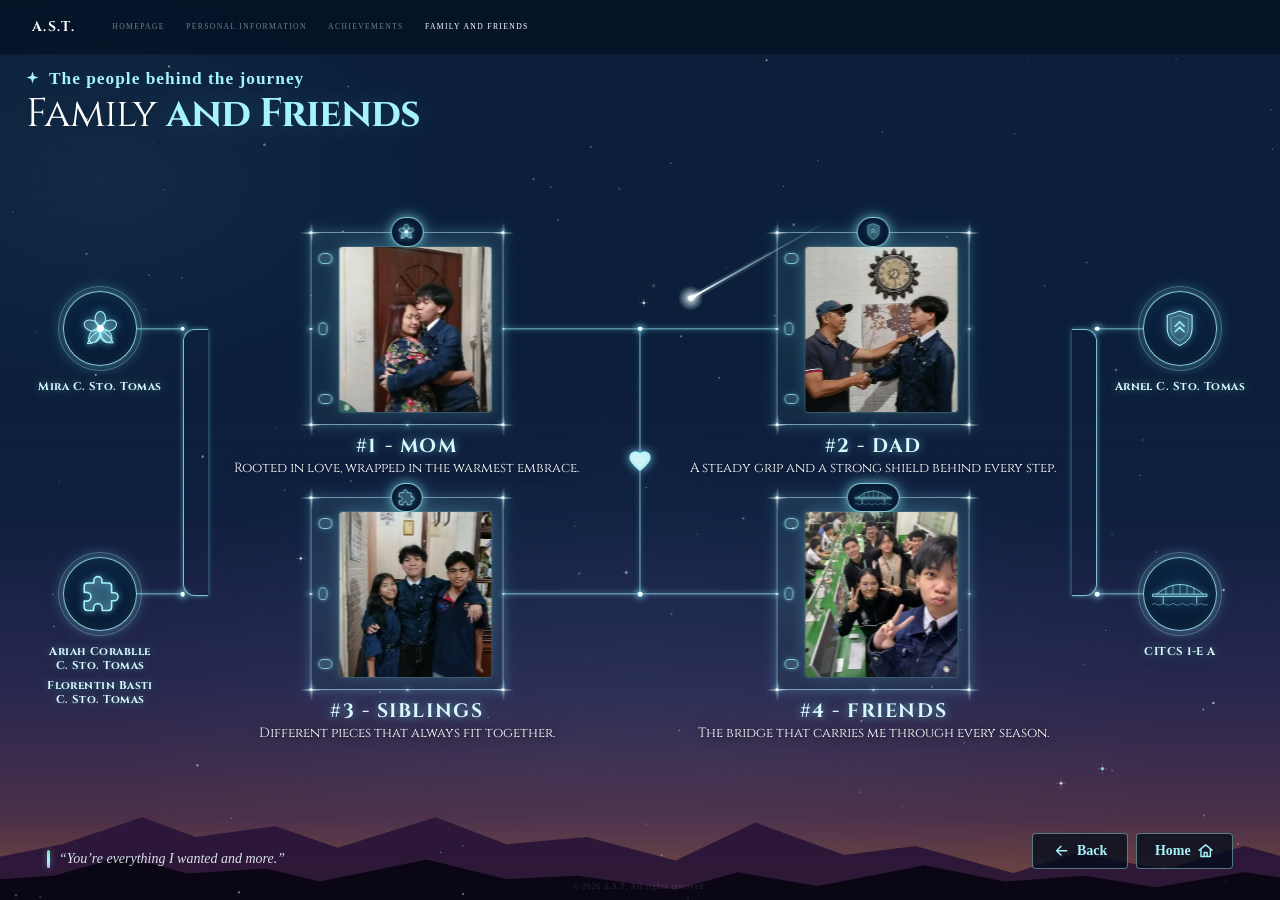
<file: family.html>
<!DOCTYPE html>
<html lang="en">
<head>
    <meta charset="UTF-8">
    <meta name="viewport" content="width=device-width, initial-scale=1.0">
    <title>Family and Friends | A. S. T.</title>
    <link rel="icon" type="image/svg+xml" href="favicon.svg">
    <link rel="preconnect" href="https://fonts.googleapis.com">
    <link rel="preconnect" href="https://fonts.gstatic.com" crossorigin>
    <link href="https://fonts.googleapis.com/css2?family=Cinzel:wght@400;700&family=Inter:wght@200;400;500;600&display=swap" rel="stylesheet">
    <link rel="preload" as="image" href="family-mom.webp">
    <link rel="preload" as="image" href="family-dad.webp">
    <link rel="preload" as="image" href="family-siblings.webp">
    <link rel="preload" as="image" href="friends.webp">
    <link rel="stylesheet" href="styles.css">
</head>
<body class="about-body fr-body">
    <!-- decorative emblems reused on the cards (flower, shield, puzzle piece, bridge) -->
    <svg width="0" height="0" style="position:absolute" aria-hidden="true" focusable="false">
        <defs>
            <symbol id="fr-heart" viewBox="0 0 24 24">
                <path stroke-width="1.4" d="M12 21.350 10.550 20.030C5.400 15.360 2 12.280 2 8.500 2 5.420 4.420 3 7.500 3c1.740 0 3.410.81 4.500 2.090C13.090 3.810 14.760 3 16.500 3 19.580 3 22 5.420 22 8.500c0 3.780-3.400 6.860-8.550 11.540L12 21.350Z"/>
            </symbol>
            <symbol id="fr-flower" viewBox="0 0 48 48">
                <g stroke-width="1.3">
                    <path d="M24 27C17 29 11 35 8 43C17 43 23 38 24 27Z"/>
                    <path d="M24 27C31 29 37 34 40 42C31 43 25 38 24 27Z"/>
                    <ellipse cx="24" cy="12.5" rx="6.5" ry="9.5"/>
                    <ellipse cx="24" cy="12.5" rx="6.5" ry="9.5" transform="rotate(72 24 24)"/>
                    <ellipse cx="24" cy="12.5" rx="6.5" ry="9.5" transform="rotate(144 24 24)"/>
                    <ellipse cx="24" cy="12.5" rx="6.5" ry="9.5" transform="rotate(216 24 24)"/>
                    <ellipse cx="24" cy="12.5" rx="6.5" ry="9.5" transform="rotate(288 24 24)"/>
                    <circle cx="24" cy="24" r="4.5" fill="#ffffff" stroke="none"/>
                </g>
            </symbol>
            <symbol id="fr-shield" viewBox="0 0 48 56">
                <g stroke-width="1.6">
                    <path d="M24 3 42 9v18c0 13-8 22-18 26C14 49 6 40 6 27V9Z"/>
                    <path d="m24 9.500 12.500 4V27c0 8.500-5 15-12.500 18.500C16.500 42 11.500 35.500 11.500 27V13.500Z" fill="none" stroke-width="0.9" opacity="0.6"/>
                    <path d="m17.500 25 6.500-6.500 6.500 6.500M17.500 33l6.500-6.500 6.500 6.500" fill="none" stroke-width="2.2"/>
                </g>
            </symbol>
            <symbol id="fr-puzzle" viewBox="0 0 24 24">
                <path stroke-width="1" d="M20.500 11H19V7c0-1.100-.9-2-2-2h-4V3.500C13 2.120 11.880 1 10.500 1S8 2.120 8 3.500V5H4c-1.100 0-1.990.9-1.990 2v3.800H3.500c1.490 0 2.700 1.210 2.700 2.700S4.990 16.200 3.500 16.200H2V20c0 1.100.9 2 2 2h3.800v-1.500c0-1.490 1.210-2.700 2.700-2.700 1.490 0 2.700 1.210 2.700 2.700V22H17c1.100 0 2-.9 2-2v-4h1.500c1.380 0 2.500-1.120 2.500-2.500S21.880 11 20.500 11Z"/>
            </symbol>
            <symbol id="fr-bridge" viewBox="0 0 120 58">
                <g stroke-width="1.7" fill="none">
                    <path d="M10 30Q60-12 110 30"/>
                    <path d="M30 30V16.500M45 30V10.900M60 30V9M75 30V10.900M90 30V16.500" stroke-width="1.1"/>
                    <path d="M2 30H118V35H2Z" fill="rgba(165,243,252,0.14)"/>
                    <path d="M24 35V50M96 35V50"/>
                    <path d="M0 52 q5 -4 10 0 t10 0 t10 0 t10 0 t10 0 t10 0 t10 0 t10 0 t10 0 t10 0 t10 0 t10 0" stroke-width="1.3" opacity="0.7"/>
                </g>
            </symbol>
        </defs>
    </svg>

    <nav class="navbar">
        <div class="nav-left">
            <div class="nav-logo">A.S.T.</div>
            <div class="nav-links">
                <a href="index.html">HOMEPAGE</a>
                <a href="personal.html">PERSONAL INFORMATION</a>
                <a href="achievements.html">ACHIEVEMENTS</a>
                <a href="family.html" class="active-link" aria-current="page">FAMILY AND FRIENDS</a>
            </div>
        </div>
    </nav>

    <main class="split-hero-container about-page">
        <!-- twinkling night sky behind the page -->
        <div class="fr-sky" aria-hidden="true"></div>
        <canvas id="fr-canvas" aria-hidden="true"></canvas>

        <section class="about-content animate-fade-up">
            <p class="profile-greeting"><span class="burn-star" aria-hidden="true"><i></i><i></i><i></i><i></i><i></i></span>The people behind the journey</p>
            <h1 class="profile-name">Family <span class="highlight-surname">and Friends</span></h1>

<div class="fr-stage">
                <!-- circuit lines that join the four DVD cases -->
                <span class="fr-link fr-link-l" aria-hidden="true"></span>
                <span class="fr-link fr-link-r" aria-hidden="true"></span>
                <span class="fr-link fr-link-mid" aria-hidden="true"></span>
                <span class="fr-hub" aria-hidden="true"></span>

                <!-- intro: a shooting star hits the hub, ripples spread, the hub turns into a heart and its beat draws the constellation outward -->
                <span class="fr-star" aria-hidden="true"><i></i></span>
                <span class="fr-ripple is-flash" style="--d:var(--t-hit)" aria-hidden="true"></span>
                <span class="fr-ripple" style="--d:var(--t-hit)" aria-hidden="true"></span>
                <span class="fr-ripple" style="--d:calc(var(--t-hit) + .17s)" aria-hidden="true"></span>
                <span class="fr-ripple" style="--d:calc(var(--t-hit) + .34s)" aria-hidden="true"></span>
                <span class="fr-ripple is-beat" style="--d:var(--t-beat)" aria-hidden="true"></span>
                <svg class="fr-heart" viewBox="0 0 24 24" aria-hidden="true" focusable="false"><use href="#fr-heart"/></svg>
                <svg class="fr-mh" style="--dx:-150;--dy:-150;--dl:0.0s" viewBox="0 0 24 24" aria-hidden="true" focusable="false"><use href="#fr-heart"/></svg>
                <svg class="fr-mh" style="--dx:-55;--dy:-215;--dl:0.05s" viewBox="0 0 24 24" aria-hidden="true" focusable="false"><use href="#fr-heart"/></svg>
                <svg class="fr-mh" style="--dx:60;--dy:-205;--dl:0.1s" viewBox="0 0 24 24" aria-hidden="true" focusable="false"><use href="#fr-heart"/></svg>
                <svg class="fr-mh" style="--dx:150;--dy:-150;--dl:0.15s" viewBox="0 0 24 24" aria-hidden="true" focusable="false"><use href="#fr-heart"/></svg>
                <svg class="fr-mh" style="--dx:-205;--dy:5;--dl:0.2s" viewBox="0 0 24 24" aria-hidden="true" focusable="false"><use href="#fr-heart"/></svg>
                <svg class="fr-mh" style="--dx:205;--dy:-5;--dl:0.25s" viewBox="0 0 24 24" aria-hidden="true" focusable="false"><use href="#fr-heart"/></svg>
                <svg class="fr-mh" style="--dx:-120;--dy:150;--dl:0.3s" viewBox="0 0 24 24" aria-hidden="true" focusable="false"><use href="#fr-heart"/></svg>
                <svg class="fr-mh" style="--dx:115;--dy:160;--dl:0.35s" viewBox="0 0 24 24" aria-hidden="true" focusable="false"><use href="#fr-heart"/></svg>

                <!-- lines that reach the emblems (drawn outward from the side loops) -->
                <span class="fr-wire w-l w-top" aria-hidden="true"></span>
                <span class="fr-wire w-l w-bot" aria-hidden="true"></span>
                <span class="fr-wire w-r w-top" aria-hidden="true"></span>
                <span class="fr-wire w-r w-bot" aria-hidden="true"></span>

                <!-- constellation stars that flare where a line arrives -->
                <span class="fr-node" style="--x:700;--y:145;--t:var(--t-stub)" aria-hidden="true"></span>
                <span class="fr-node" style="--x:700;--y:543;--t:var(--t-stub)" aria-hidden="true"></span>
                <span class="fr-node" style="--x:14;--y:145;--t:var(--t-loop)" aria-hidden="true"></span>
                <span class="fr-node" style="--x:1386;--y:543;--t:var(--t-loop)" aria-hidden="true"></span>
                <span class="fr-node" style="--x:14;--y:543;--t:calc(var(--t-loop) + .6s)" aria-hidden="true"></span>
                <span class="fr-node" style="--x:1386;--y:145;--t:calc(var(--t-loop) + .6s)" aria-hidden="true"></span>

                <!-- large emblems in the empty space beside each case, wired into the circuit lines -->
                <span class="fr-emblem fr-em-flower em-l em-top"><svg aria-hidden="true" focusable="false" viewBox="0 0 48 48"><use href="#fr-flower"/></svg><span class="fr-em-name"><span>Mira C. Sto. Tomas</span></span></span>
                <span class="fr-emblem fr-em-shield em-r em-top"><svg aria-hidden="true" focusable="false" viewBox="0 0 48 56"><use href="#fr-shield"/></svg><span class="fr-em-name"><span>Arnel C. Sto. Tomas</span></span></span>
                <span class="fr-emblem fr-em-puzzle em-l em-bot"><svg aria-hidden="true" focusable="false" viewBox="0 0 24 24"><use href="#fr-puzzle"/></svg><span class="fr-em-name"><span>Ariah Corablle<br>C. Sto. Tomas</span><span>Florentin Basti<br>C. Sto. Tomas</span></span></span>
                <span class="fr-emblem fr-em-bridge em-r em-bot"><svg aria-hidden="true" focusable="false" viewBox="0 0 120 58"><use href="#fr-bridge"/></svg><span class="fr-em-name"><span>CITCS 1-E A</span></span></span>

                <!-- MOM -->
                <figure tabindex="0" role="button" aria-expanded="false" class="fr-card is-left" style="--i:0">
                    <div class="fr-case">
                        <span class="fr-badge" aria-hidden="true"><svg focusable="false" viewBox="0 0 48 48"><use href="#fr-flower"/></svg></span>
                        <div class="fr-half fr-cover">
                            <div class="fr-half fr-face fr-front">
                            <span class="fr-clip t" aria-hidden="true"></span>
                            <span class="fr-clip m" aria-hidden="true"></span>
                            <span class="fr-clip b" aria-hidden="true"></span>
                            <div class="fr-photo">
                                <img src="family-mom.webp" style="object-position:50% 32%" alt="Arnelius hugging his mom" fetchpriority="high">
                            </div>
                            </div>
                            <div class="fr-half fr-face fr-back" aria-hidden="true">
                            <span class="fr-clip t" aria-hidden="true"></span>
                            <span class="fr-clip m" aria-hidden="true"></span>
                            <span class="fr-clip b" aria-hidden="true"></span>
                            <div class="fr-photo">
                                <img src="family-mom.webp" style="object-position:50% 32%" alt="Arnelius hugging his mom" fetchpriority="high">
                            </div>
                            </div>
                        </div>
                        <span class="fr-hinge" aria-hidden="true"></span>
                        <div class="fr-half fr-tray" aria-hidden="true">
                            <span class="fr-disc has-video"><video src="family-mom.mp4" poster="family-mom-poster.webp" muted loop playsinline preload="auto" tabindex="-1" aria-hidden="true"></video></span>
                            <span class="fr-hubring"></span>
                        </div>
                    </div>
                    <figcaption>
                        <span class="fr-tag">#1 - Mom</span>
                        <span class="fr-caption">Rooted in love, wrapped in the warmest embrace.</span>
                    </figcaption>
                </figure>

                <!-- DAD -->
                <figure tabindex="0" role="button" aria-expanded="false" class="fr-card is-right" style="--i:1">
                    <div class="fr-case">
                        <span class="fr-badge" aria-hidden="true"><svg focusable="false" viewBox="0 0 48 56"><use href="#fr-shield"/></svg></span>
                        <div class="fr-half fr-cover">
                            <div class="fr-half fr-face fr-front">
                            <span class="fr-clip t" aria-hidden="true"></span>
                            <span class="fr-clip m" aria-hidden="true"></span>
                            <span class="fr-clip b" aria-hidden="true"></span>
                            <div class="fr-photo">
                                <img src="family-dad.webp" style="object-position:50% 42%" alt="Arnelius shaking hands with his dad" fetchpriority="high">
                            </div>
                            </div>
                            <div class="fr-half fr-face fr-back" aria-hidden="true">
                            <span class="fr-clip t" aria-hidden="true"></span>
                            <span class="fr-clip m" aria-hidden="true"></span>
                            <span class="fr-clip b" aria-hidden="true"></span>
                            <div class="fr-photo">
                                <img src="family-dad.webp" style="object-position:50% 42%" alt="Arnelius shaking hands with his dad" fetchpriority="high">
                            </div>
                            </div>
                        </div>
                        <span class="fr-hinge" aria-hidden="true"></span>
                        <div class="fr-half fr-tray" aria-hidden="true">
                            <span class="fr-disc has-video"><video src="family-dad.mp4" poster="family-dad-poster.webp" muted loop playsinline preload="auto" tabindex="-1" aria-hidden="true"></video></span>
                            <span class="fr-hubring"></span>
                        </div>
                    </div>
                    <figcaption>
                        <span class="fr-tag">#2 - Dad</span>
                        <span class="fr-caption">A steady grip and a strong shield behind every step.</span>
                    </figcaption>
                </figure>

                <!-- SIBLINGS -->
                <figure tabindex="0" role="button" aria-expanded="false" class="fr-card is-left" style="--i:2">
                    <div class="fr-case">
                        <span class="fr-badge" aria-hidden="true"><svg focusable="false" viewBox="0 0 24 24"><use href="#fr-puzzle"/></svg></span>
                        <div class="fr-half fr-cover">
                            <div class="fr-half fr-face fr-front">
                            <span class="fr-clip t" aria-hidden="true"></span>
                            <span class="fr-clip m" aria-hidden="true"></span>
                            <span class="fr-clip b" aria-hidden="true"></span>
                            <div class="fr-photo">
                                <img src="family-siblings.webp" style="object-position:50% 30%" alt="Arnelius with his siblings" fetchpriority="high">
                            </div>
                            </div>
                            <div class="fr-half fr-face fr-back" aria-hidden="true">
                            <span class="fr-clip t" aria-hidden="true"></span>
                            <span class="fr-clip m" aria-hidden="true"></span>
                            <span class="fr-clip b" aria-hidden="true"></span>
                            <div class="fr-photo">
                                <img src="family-siblings.webp" style="object-position:50% 30%" alt="Arnelius with his siblings" fetchpriority="high">
                            </div>
                            </div>
                        </div>
                        <span class="fr-hinge" aria-hidden="true"></span>
                        <div class="fr-half fr-tray" aria-hidden="true">
                            <span class="fr-disc has-video"><video src="family-siblings.mp4" poster="family-siblings-poster.webp" muted loop playsinline preload="auto" tabindex="-1" aria-hidden="true"></video></span>
                            <span class="fr-hubring"></span>
                        </div>
                    </div>
                    <figcaption>
                        <span class="fr-tag">#3 - Siblings</span>
                        <span class="fr-caption">Different pieces that always fit together.</span>
                    </figcaption>
                </figure>

                <!-- FRIENDS -->
                <figure tabindex="0" role="button" aria-expanded="false" class="fr-card is-right" style="--i:3">
                    <div class="fr-case">
                        <span class="fr-badge" aria-hidden="true"><svg class="wide" focusable="false" viewBox="0 0 120 58"><use href="#fr-bridge"/></svg></span>
                        <div class="fr-half fr-cover">
                            <div class="fr-half fr-face fr-front">
                            <span class="fr-clip t" aria-hidden="true"></span>
                            <span class="fr-clip m" aria-hidden="true"></span>
                            <span class="fr-clip b" aria-hidden="true"></span>
                            <div class="fr-photo">
                                <img src="friends.webp" style="object-position:58% 50%" alt="Arnelius with his friends" fetchpriority="high">
                            </div>
                            </div>
                            <div class="fr-half fr-face fr-back" aria-hidden="true">
                            <span class="fr-clip t" aria-hidden="true"></span>
                            <span class="fr-clip m" aria-hidden="true"></span>
                            <span class="fr-clip b" aria-hidden="true"></span>
                            <div class="fr-photo">
                                <img src="friends.webp" style="object-position:58% 50%" alt="Arnelius with his friends" fetchpriority="high">
                            </div>
                            </div>
                        </div>
                        <span class="fr-hinge" aria-hidden="true"></span>
                        <div class="fr-half fr-tray" aria-hidden="true">
                            <span class="fr-disc has-video"><video src="family-friends.mp4" poster="family-friends-poster.webp" muted loop playsinline preload="auto" tabindex="-1" aria-hidden="true"></video></span>
                            <span class="fr-hubring"></span>
                        </div>
                    </div>
                    <figcaption>
                        <span class="fr-tag">#4 - Friends</span>
                        <span class="fr-caption">The bridge that carries me through every season.</span>
                    </figcaption>
                </figure>
            </div>
        </section>

        <blockquote class="about-quote page-quote">
            <p>&ldquo;You&rsquo;re everything I wanted and more.&rdquo;</p>
        </blockquote>

        <div class="about-page-actions animate-fade-up-delayed">
            <a class="next-page-link" href="achievements.html" title="Back to achievements">
                <svg aria-hidden="true" focusable="false" viewBox="0 0 24 24"><path d="M19 12H5m6 6-6-6 6-6"/></svg>
                Back
            </a>
            <a class="next-page-link" href="index.html" title="Back to home">
                Home
                <svg aria-hidden="true" focusable="false" viewBox="0 0 24 24"><path d="M3 11.500 12 4l9 7.500M5.500 10v10h13V10M10 20v-5.500h4V20"/></svg>
            </a>
        </div>
    </main>

    <footer>
        <p>&copy; 2026 A.S.T. All rights reserved.</p>
    </footer>
    <noscript><style>.fr-card .fr-case, .fr-card .fr-cover, .fr-card .fr-tray, .fr-card .fr-hinge { transition: none !important; } .fr-card .fr-case { translate: 0 0 !important; } .fr-card .fr-cover { transform: none !important; } .fr-card .fr-tray, .fr-card .fr-hinge { opacity: 1 !important; }</style></noscript>
    <script>
        (function () {
            var cards = document.querySelectorAll('.fr-card');

            // constellation stars on the outline of every case half (corners + middle of each edge)
            document.querySelectorAll('.fr-front, .fr-back, .fr-tray').forEach(function (h) {
                var cs = document.createElement('span');
                cs.className = 'fr-cs'; cs.setAttribute('aria-hidden', 'true');
                cs.innerHTML = '<b></b><b></b><b></b><b></b><b></b><b></b><b></b><b></b>';
                h.appendChild(cs);
            });
            var still = window.matchMedia('(prefers-reduced-motion: reduce)');
            var narrow = window.matchMedia('(max-width: 768px)');
            function set(c, on) { c.classList.toggle('is-open', on); c.setAttribute('aria-expanded', on); }

            // play the disc video only while its case is open
            cards.forEach(function (c) {
                var v = c.querySelector('video');
                if (!v) return;
                function sync() {
                    if (c.classList.contains('is-open') && !still.matches) { var r = v.play(); if (r && r.catch) r.catch(function () {}); }
                    else v.pause();
                }
                new MutationObserver(sync).observe(c, { attributes: true, attributeFilter: ['class'] });
            });

            // the cases appear closed once the star-lines reach them (laptop / desktop), then open one after another like books
            cards.forEach(function (c, i) {
                setTimeout(function () { set(c, true); }, still.matches ? 0 : (narrow.matches ? 600 + i * 150 : 1350 + i * 110));
                // click / Enter closes or re-opens a case
                c.addEventListener('click', function () { set(c, !c.classList.contains('is-open')); });
                c.addEventListener('keydown', function (e) {
                    if (e.key === 'Enter' || e.key === ' ') { e.preventDefault(); set(c, !c.classList.contains('is-open')); }
                });
            });
        })();
    </script>
    <script src="shootingstars.js" defer></script>
    <script src="frfx.js" defer></script>
    <script src="nextstar.js" defer></script>
    <script src="cursor-star.js" defer></script>
</body>
</html>
</file>
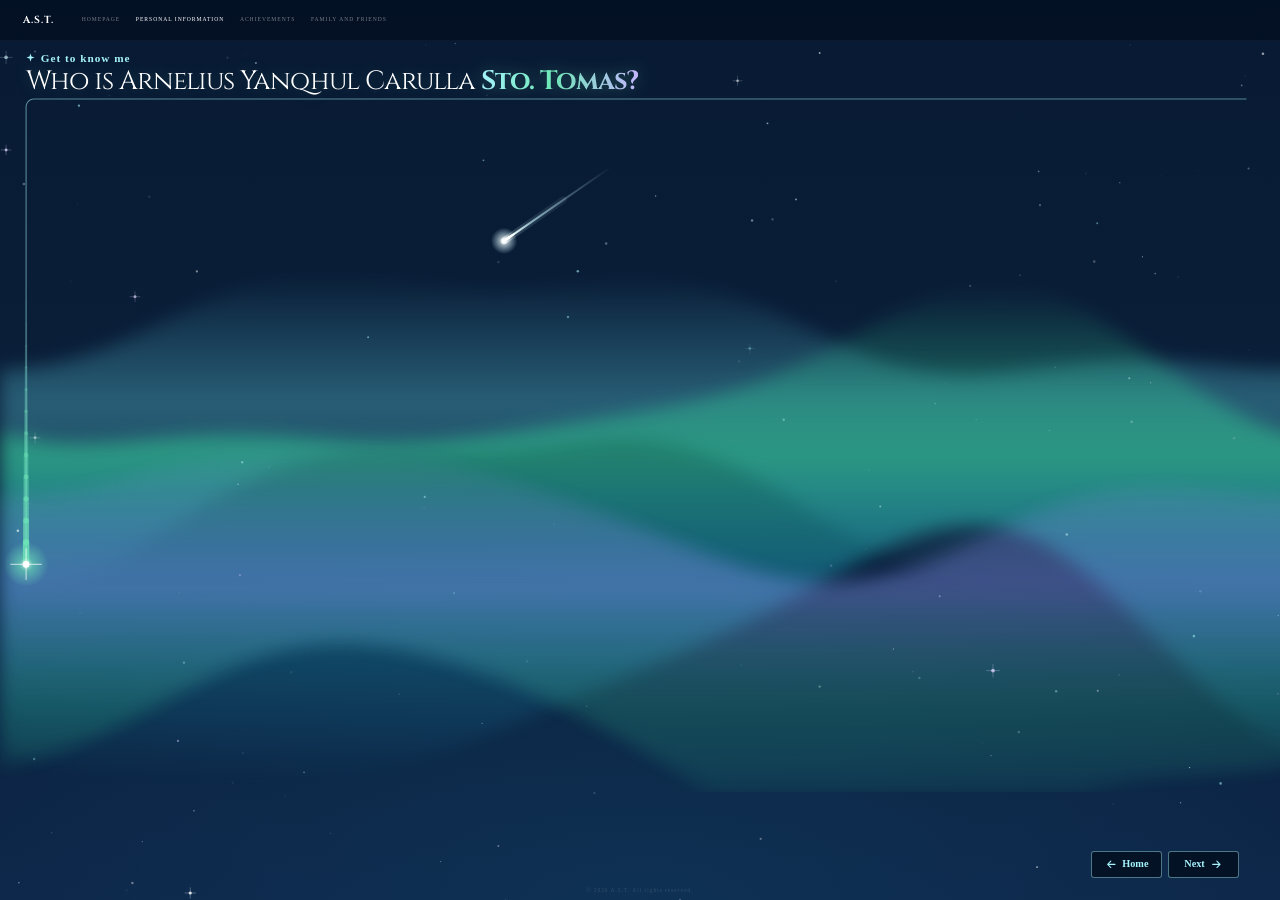
<file: personal.html>
<!DOCTYPE html>
<html lang="en">
<head>
    <meta charset="UTF-8">
    <meta name="viewport" content="width=device-width, initial-scale=1.0">
    <title>Personal Information | A. S. T.</title>
    <link rel="icon" type="image/svg+xml" href="favicon.svg">
    <link rel="preconnect" href="https://fonts.googleapis.com">
    <link rel="preconnect" href="https://fonts.gstatic.com" crossorigin>
    <link href="https://fonts.googleapis.com/css2?family=Cinzel:wght@400;700&family=Inter:wght@200;400;500;600&display=swap" rel="stylesheet">
    <link rel="stylesheet" href="styles.css">
    <script>
        /* Motion flags (skipped when the visitor prefers reduced motion): pop-on = the page elements pop in one by one;
           pi-intro (laptops and desktops) = a shooting star draws the box and the lines inside it. */
        if (!window.matchMedia('(prefers-reduced-motion: reduce)').matches) {
            var h = document.documentElement;
            h.classList.add('pop-on');
            if (window.innerWidth >= 769) h.classList.add('pi-intro');
            setTimeout(function () { h.classList.remove('pi-intro'); h.classList.add('pop-go'); }, 12000);   /* failsafe: never leave anything blank */
        }
    </script>
</head>
<body class="about-body pi-body">
    <!-- BACKGROUND: blue night sky (same as the homepage) with drifting stars and a slow aurora wave behind the content -->
    <div class="pi-sky" aria-hidden="true"></div>
    <div class="pi-wave" aria-hidden="true">
        <div class="pi-wave-layer pi-wl1">
        <svg viewBox="0 0 2400 600" preserveAspectRatio="none" xmlns="http://www.w3.org/2000/svg" focusable="false">
            <defs>
                <linearGradient id="pw-g1" x1="0" y1="0" x2="0" y2="1"><stop offset="0" stop-color="#34d399" stop-opacity="0"/><stop offset=".34" stop-color="#34d399" stop-opacity=".55"/><stop offset=".62" stop-color="#22d3ee" stop-opacity=".3"/><stop offset="1" stop-color="#22d3ee" stop-opacity="0"/></linearGradient>
                <linearGradient id="pw-g3" x1="0" y1="0" x2="0" y2="1"><stop offset="0" stop-color="#67e8f9" stop-opacity="0"/><stop offset=".4" stop-color="#67e8f9" stop-opacity=".32"/><stop offset="1" stop-color="#67e8f9" stop-opacity="0"/></linearGradient>
            </defs>
            <path d="M0,229.4 L24,228.3 L48,225.1 L72,219.6 L96,211.9 L120,202.5 L144,191.9 L168,181.1 L192,170.7 L216,161.5 L240,154.2 L264,149.2 L288,146.6 L312,146.1 L336,147.5 L360,150.1 L384,153.1 L408,156.0 L432,158.1 L456,159.1 L480,158.9 L504,157.5 L528,155.4 L552,153.1 L576,151.2 L600,150.6 L624,151.7 L648,154.9 L672,160.4 L696,168.1 L720,177.5 L744,188.1 L768,198.9 L792,209.3 L816,218.5 L840,225.8 L864,230.8 L888,233.4 L912,233.9 L936,232.5 L960,229.9 L984,226.9 L1008,224.0 L1032,221.9 L1056,220.9 L1080,221.1 L1104,222.5 L1128,224.6 L1152,226.9 L1176,228.8 L1200,229.4 L1224,228.3 L1248,225.1 L1272,219.6 L1296,211.9 L1320,202.5 L1344,191.9 L1368,181.1 L1392,170.7 L1416,161.5 L1440,154.2 L1464,149.2 L1488,146.6 L1512,146.1 L1536,147.5 L1560,150.1 L1584,153.1 L1608,156.0 L1632,158.1 L1656,159.1 L1680,158.9 L1704,157.5 L1728,155.4 L1752,153.1 L1776,151.2 L1800,150.6 L1824,151.7 L1848,154.9 L1872,160.4 L1896,168.1 L1920,177.5 L1944,188.1 L1968,198.9 L1992,209.3 L2016,218.5 L2040,225.8 L2064,230.8 L2088,233.4 L2112,233.9 L2136,232.5 L2160,229.9 L2184,226.9 L2208,224.0 L2232,221.9 L2256,220.9 L2280,221.1 L2304,222.5 L2328,224.6 L2352,226.9 L2376,228.8 L2400,229.4 L2400,427.8 L2376,428.1 L2352,426.8 L2328,424.6 L2304,422.1 L2280,419.8 L2256,418.2 L2232,417.4 L2208,417.4 L2184,417.8 L2160,417.9 L2136,417.3 L2112,415.3 L2088,411.3 L2064,405.0 L2040,396.2 L2016,385.2 L1992,372.3 L1968,358.3 L1944,344.0 L1920,330.3 L1896,317.9 L1872,307.6 L1848,299.8 L1824,294.7 L1800,292.2 L1776,291.9 L1752,293.2 L1728,295.4 L1704,297.9 L1680,300.2 L1656,301.8 L1632,302.6 L1608,302.6 L1584,302.2 L1560,302.1 L1536,302.7 L1512,304.7 L1488,308.7 L1464,315.0 L1440,323.8 L1416,334.8 L1392,347.7 L1368,361.7 L1344,376.0 L1320,389.7 L1296,402.1 L1272,412.4 L1248,420.2 L1224,425.3 L1200,427.8 L1176,428.1 L1152,426.8 L1128,424.6 L1104,422.1 L1080,419.8 L1056,418.2 L1032,417.4 L1008,417.4 L984,417.8 L960,417.9 L936,417.3 L912,415.3 L888,411.3 L864,405.0 L840,396.2 L816,385.2 L792,372.3 L768,358.3 L744,344.0 L720,330.3 L696,317.9 L672,307.6 L648,299.8 L624,294.7 L600,292.2 L576,291.9 L552,293.2 L528,295.4 L504,297.9 L480,300.2 L456,301.8 L432,302.6 L408,302.6 L384,302.2 L360,302.1 L336,302.7 L312,304.7 L288,308.7 L264,315.0 L240,323.8 L216,334.8 L192,347.7 L168,361.7 L144,376.0 L120,389.7 L96,402.1 L72,412.4 L48,420.2 L24,425.3 L0,427.8 Z" fill="url(#pw-g3)"/>
            <path d="M0,283.7 L24,289.7 L48,293.1 L72,294.2 L96,293.7 L120,292.2 L144,290.2 L168,288.4 L192,287.1 L216,286.6 L240,286.9 L264,287.8 L288,289.2 L312,290.7 L336,292.0 L360,292.7 L384,292.6 L408,291.6 L432,289.8 L456,287.3 L480,284.3 L504,280.9 L528,277.3 L552,273.8 L576,270.2 L600,266.4 L624,262.3 L648,257.5 L672,251.8 L696,244.9 L720,236.6 L744,226.8 L768,215.9 L792,204.2 L816,192.2 L840,180.8 L864,170.7 L888,162.8 L912,157.8 L936,156.3 L960,158.6 L984,164.8 L1008,174.4 L1032,187.1 L1056,201.9 L1080,218.0 L1104,234.2 L1128,249.7 L1152,263.4 L1176,274.9 L1200,283.7 L1224,289.7 L1248,293.1 L1272,294.2 L1296,293.7 L1320,292.2 L1344,290.2 L1368,288.4 L1392,287.1 L1416,286.6 L1440,286.9 L1464,287.8 L1488,289.2 L1512,290.7 L1536,292.0 L1560,292.7 L1584,292.6 L1608,291.6 L1632,289.8 L1656,287.3 L1680,284.3 L1704,280.9 L1728,277.3 L1752,273.8 L1776,270.2 L1800,266.4 L1824,262.3 L1848,257.5 L1872,251.8 L1896,244.9 L1920,236.6 L1944,226.8 L1968,215.9 L1992,204.2 L2016,192.2 L2040,180.8 L2064,170.7 L2088,162.8 L2112,157.8 L2136,156.3 L2160,158.6 L2184,164.8 L2208,174.4 L2232,187.1 L2256,201.9 L2280,218.0 L2304,234.2 L2328,249.7 L2352,263.4 L2376,274.9 L2400,283.7 L2400,557.7 L2376,543.2 L2352,525.7 L2328,505.8 L2304,484.1 L2280,461.6 L2256,439.4 L2232,418.6 L2208,400.2 L2184,385.3 L2160,374.3 L2136,367.7 L2112,365.5 L2088,367.5 L2064,373.1 L2040,381.6 L2016,392.3 L1992,404.3 L1968,416.8 L1944,429.3 L1920,441.4 L1896,452.7 L1872,463.4 L1848,473.4 L1824,483.0 L1800,492.4 L1776,501.9 L1752,511.5 L1728,521.2 L1704,531.0 L1680,540.7 L1656,549.9 L1632,558.4 L1608,565.8 L1584,572.1 L1560,577.0 L1536,580.6 L1512,583.0 L1488,584.5 L1464,585.4 L1440,586.0 L1416,586.5 L1392,587.0 L1368,587.5 L1344,587.7 L1320,587.3 L1296,585.8 L1272,582.7 L1248,577.2 L1224,569.0 L1200,557.7 L1176,543.2 L1152,525.7 L1128,505.8 L1104,484.1 L1080,461.6 L1056,439.4 L1032,418.6 L1008,400.2 L984,385.3 L960,374.3 L936,367.7 L912,365.5 L888,367.5 L864,373.1 L840,381.6 L816,392.3 L792,404.3 L768,416.8 L744,429.3 L720,441.4 L696,452.7 L672,463.4 L648,473.4 L624,483.0 L600,492.4 L576,501.9 L552,511.5 L528,521.2 L504,531.0 L480,540.7 L456,549.9 L432,558.4 L408,565.8 L384,572.1 L360,577.0 L336,580.6 L312,583.0 L288,584.5 L264,585.4 L240,586.0 L216,586.5 L192,587.0 L168,587.5 L144,587.7 L120,587.3 L96,585.8 L72,582.7 L48,577.2 L24,569.0 L0,557.7 Z" fill="url(#pw-g1)"/>
        </svg>
        </div>
        <div class="pi-wave-layer pi-wl2">
        <svg viewBox="0 0 2400 600" preserveAspectRatio="none" xmlns="http://www.w3.org/2000/svg" focusable="false">
            <defs>
                <linearGradient id="pw-g2" x1="0" y1="0" x2="0" y2="1"><stop offset="0" stop-color="#a78bfa" stop-opacity="0"/><stop offset=".36" stop-color="#8b9cfa" stop-opacity=".42"/><stop offset=".66" stop-color="#34d399" stop-opacity=".22"/><stop offset="1" stop-color="#34d399" stop-opacity="0"/></linearGradient>
            </defs>
            <path d="M0,323.6 L24,323.6 L48,322.0 L72,318.7 L96,313.6 L120,307.3 L144,300.1 L168,292.6 L192,285.5 L216,279.4 L240,274.6 L264,271.6 L288,270.5 L312,271.4 L336,273.9 L360,278.0 L384,283.3 L408,289.4 L432,296.2 L456,303.4 L480,310.9 L504,318.8 L528,326.9 L552,335.4 L576,344.3 L600,353.6 L624,363.1 L648,372.5 L672,381.6 L696,389.8 L720,396.5 L744,401.4 L768,404.0 L792,403.8 L816,400.9 L840,395.3 L864,387.4 L888,377.5 L912,366.6 L936,355.2 L960,344.3 L984,334.6 L1008,326.6 L1032,320.8 L1056,317.2 L1080,315.8 L1104,316.2 L1128,317.9 L1152,320.1 L1176,322.2 L1200,323.6 L1224,323.6 L1248,322.0 L1272,318.7 L1296,313.6 L1320,307.3 L1344,300.1 L1368,292.6 L1392,285.5 L1416,279.4 L1440,274.6 L1464,271.6 L1488,270.5 L1512,271.4 L1536,273.9 L1560,278.0 L1584,283.3 L1608,289.4 L1632,296.2 L1656,303.4 L1680,310.9 L1704,318.8 L1728,326.9 L1752,335.4 L1776,344.3 L1800,353.6 L1824,363.1 L1848,372.5 L1872,381.6 L1896,389.8 L1920,396.5 L1944,401.4 L1968,404.0 L1992,403.8 L2016,400.9 L2040,395.3 L2064,387.4 L2088,377.5 L2112,366.6 L2136,355.2 L2160,344.3 L2184,334.6 L2208,326.6 L2232,320.8 L2256,317.2 L2280,315.8 L2304,316.2 L2328,317.9 L2352,320.1 L2376,322.2 L2400,323.6 L2400,576.8 L2376,580.1 L2352,582.2 L2328,583.6 L2304,585.1 L2280,587.2 L2256,590.5 L2232,595.3 L2208,601.6 L2184,609.3 L2160,618.1 L2136,627.4 L2112,636.5 L2088,644.6 L2064,650.9 L2040,654.8 L2016,655.9 L1992,654.0 L1968,648.9 L1944,640.9 L1920,630.4 L1896,618.0 L1872,604.2 L1848,589.6 L1824,574.9 L1800,560.4 L1776,546.4 L1752,533.3 L1728,521.1 L1704,509.8 L1680,499.5 L1656,490.1 L1632,481.7 L1608,474.5 L1584,468.5 L1560,464.2 L1536,461.7 L1512,461.4 L1488,463.5 L1464,468.1 L1440,475.1 L1416,484.4 L1392,495.4 L1368,507.7 L1344,520.6 L1320,533.4 L1296,545.4 L1272,556.0 L1248,564.9 L1224,571.8 L1200,576.8 L1176,580.1 L1152,582.2 L1128,583.6 L1104,585.1 L1080,587.2 L1056,590.5 L1032,595.3 L1008,601.6 L984,609.3 L960,618.1 L936,627.4 L912,636.5 L888,644.6 L864,650.9 L840,654.8 L816,655.9 L792,654.0 L768,648.9 L744,640.9 L720,630.4 L696,618.0 L672,604.2 L648,589.6 L624,574.9 L600,560.4 L576,546.4 L552,533.3 L528,521.1 L504,509.8 L480,499.5 L456,490.1 L432,481.7 L408,474.5 L384,468.5 L360,464.2 L336,461.7 L312,461.4 L288,463.5 L264,468.1 L240,475.1 L216,484.4 L192,495.4 L168,507.7 L144,520.6 L120,533.4 L96,545.4 L72,556.0 L48,564.9 L24,571.8 L0,576.8 Z" fill="url(#pw-g2)"/>
        </svg>
        </div>
    </div>
    <canvas id="pi-stars" aria-hidden="true"></canvas>
    <canvas id="pi-trace" aria-hidden="true"></canvas>

    <nav class="navbar">
        <div class="nav-left">
            <div class="nav-logo">A.S.T.</div>
            <div class="nav-links">
                <a href="index.html">HOMEPAGE</a>
                <a href="personal.html" class="active-link" aria-current="page">PERSONAL INFORMATION</a>
                <a href="achievements.html">ACHIEVEMENTS</a>
                <a href="family.html">FAMILY AND FRIENDS</a>
            </div>
        </div>
    </nav>

    <main class="split-hero-container about-page pi-page">
        <section class="about-content pi-content">
            <p class="profile-greeting"><span class="burn-star" aria-hidden="true"><i></i><i></i><i></i><i></i><i></i></span>Get to know me</p>
            <h1 class="profile-name">Who is Arnelius Yanqhul Carulla <span class="highlight-surname">Sto. Tomas?</span></h1>

            <div class="pi-panel">
                <div class="pi-story">
                    <article>
                        <h2>Background</h2>
                        <p>I was born in Baguio City and I am now a first-year <strong>BSIT student</strong> at the <strong>University of the Cordilleras</strong>. I serve as the <strong>Broadcasting Club Director</strong> for <strong>UC's Publication Guild</strong> and was previously a member of the <strong>University of Baguio SHS Debate Club</strong>. I chose <strong>ERP</strong> because it connects technology to how real organizations work, which fits my interest in software and strategic leadership.</p>
                    </article>
                    <article>
                        <h2>Goal and Plan</h2>
                        <p>My goal is to become an <strong>ERP developer</strong> who builds practical systems that help organizations run better. To get there, I will finish my BSIT degree with a focus on ERP, master Java, JavaScript, and Python along with databases, build and publish projects on GitHub, and use my leadership and public speaking to work well with teams and clients.</p>
                    </article>
                </div>

                <div class="pi-rule" aria-hidden="true"></div>

                <div class="pi-chart">
                    <section class="pi-group" style="--acc:165,243,252">
                        <h2><svg aria-hidden="true" focusable="false" viewBox="0 0 24 24"><circle cx="12" cy="8" r="4"/><path d="M4 21a8 8 0 0 1 16 0"/></svg>Identity</h2>
                        <dl>
                            <div class="pi-field"><dt>Student ID</dt><dd>26-3074-651</dd></div>
                            <div class="pi-field"><dt>Birthday</dt><dd>March 16, 2008</dd></div>
                            <div class="pi-field"><dt>Age</dt><dd><span id="current-age">18</span> years old</dd></div>
                            <div class="pi-field"><dt>Birthplace</dt><dd>Baguio City, Philippines</dd></div>
                            <div class="pi-field"><dt>Nationality</dt><dd>Filipino</dd></div>
                            <div class="pi-field"><dt>Cultural Background</dt><dd>Pangasinense-Cagayano</dd></div>
                            <div class="pi-field"><dt>Religion</dt><dd>Catholic</dd></div>
                            <div class="pi-field"><dt>Pronouns</dt><dd>He/Him</dd></div>
                            <div class="pi-field"><dt>Civil Status</dt><dd>Single</dd></div>
                        </dl>
                    </section>

                    <section class="pi-group" style="--acc:110,231,183">
                        <h2><svg aria-hidden="true" focusable="false" viewBox="0 0 24 24"><path d="m3 16 13-13 5 5L8 21z"/><path d="m7 13 2 2M10 10l2 2M13 7l2 2"/></svg>Body and Health</h2>
                        <dl>
                            <div class="pi-field pi-duo">
                                <div><dt>Height</dt><dd>5'8"</dd></div>
                                <div><dt>Weight</dt><dd>62 kg</dd></div>
                            </div>
                            <div class="pi-field"><dt>BMI</dt><dd>22 (Average)</dd></div>
                            <div class="pi-field pi-duo">
                                <div><dt>Blood Type</dt><dd>O</dd></div>
                                <div><dt>Body Type</dt><dd>Endomorph</dd></div>
                            </div>
                            <div class="pi-field pi-duo">
                                <div><dt>Waistline</dt><dd>39 inches</dd></div>
                                <div><dt>Pants Size</dt><dd>Large</dd></div>
                            </div>
                            <div class="pi-field pi-duo">
                                <div><dt>Shirt Size</dt><dd>Medium</dd></div>
                                <div><dt>Ring Size</dt><dd>7.5</dd></div>
                            </div>
                            <div class="pi-field"><dt>Shoe Size</dt><dd>EU 43 &middot; US 10</dd></div>
                            <div class="pi-field"><dt>Eyesight</dt><dd>20/20 Vision</dd></div>
                            <div class="pi-field"><dt>Dominant Hand</dt><dd>Right hand</dd></div>
                            <div class="pi-field pi-duo">
                                <div><dt>Allergy</dt><dd>Dust</dd></div>
                                <div><dt>Disabilities</dt><dd>None</dd></div>
                            </div>
                            <div class="pi-field"><dt>Phobia</dt><dd>Katsaridaphobia</dd></div>
                            <div class="pi-field"><dt>Criminal Record</dt><dd>None</dd></div>
                        </dl>
                    </section>

                    <div class="pi-stack">
                        <section class="pi-group" style="--acc:196,181,253">
                            <h2><svg aria-hidden="true" focusable="false" viewBox="0 0 24 24"><path d="M12 3l2.2 5.6 5.8.4-4.4 3.8 1.4 5.7L12 15.2 7 18.5l1.4-5.7L4 9l5.8-.4L12 3Z"/></svg>Appearance</h2>
                            <dl>
                                <div class="pi-field"><dt>Hair Color</dt><dd>Black</dd></div>
                                <div class="pi-field"><dt>Hair Style</dt><dd>Straight with slight curves</dd></div>
                                <div class="pi-field"><dt>Eye Color</dt><dd>Brown</dd></div>
                                <div class="pi-field"><dt>Skin Tone</dt><dd>Fair</dd></div>
                                <div class="pi-field"><dt>Distinguishing Mark</dt><dd>Mole on the left side of my face</dd></div>
                            </dl>
                        </section>
                        <section class="pi-group pi-dreams" style="--acc:252,165,165">
                            <h2><svg aria-hidden="true" focusable="false" viewBox="0 0 24 24"><path d="M5 21V4"/><path d="M5 4h12l-2.5 4 2.5 4H5"/></svg>Clubs and Dreams</h2>
                            <dl>
                                <div class="pi-field"><dt>Organization / Clubs</dt><dd class="pi-small"><span class="dd-line">UC Publication Guild (College)</span><span class="dd-line">SHS Debate Club (SHS)</span></dd></div>
                                <div class="pi-field"><dt>Future Job</dt><dd>ERP Developer</dd></div>
                                <div class="pi-field"><dt>Future Company</dt><dd>Emirates</dd></div>
                                <div class="pi-field"><dt>Dream Travel Destination</dt><dd>Japan</dd></div>
                                <div class="pi-field"><dt>Bucket List</dt><dd><span class="dd-line">Find the LOML</span><span class="dd-line">Live Life to the Fullest</span></dd></div>
                            </dl>
                        </section>
                    </div>

                    <section class="pi-group" style="--acc:253,224,138">
                        <h2><svg aria-hidden="true" focusable="false" viewBox="0 0 24 24"><circle cx="12" cy="12" r="9"/><path d="M8.5 14.5c1 1.4 2.2 2 3.5 2s2.5-.6 3.5-2"/><path d="M9 9.5h.01M15 9.5h.01"/></svg>Personality</h2>
                        <dl>
                            <div class="pi-field"><dt>Nickname</dt><dd>YanYan (from Yanqhul)</dd></div>
                            <div class="pi-field"><dt>Personality</dt><dd>Extrovert</dd></div>
                            <div class="pi-field"><dt>MBTI</dt><dd>ESTJ</dd></div>
                            <div class="pi-field"><dt>Zodiac Sign</dt><dd>Pisces</dd></div>
                            <div class="pi-field"><dt>Chinese Zodiac</dt><dd>Year of the Rat</dd></div>
                            <div class="pi-field"><dt>Love Language</dt><dd>All</dd></div>
                            <div class="pi-field"><dt>Core Values</dt><dd>Disciplined and Friendly</dd></div>
                            <div class="pi-field"><dt>Weaknesses</dt><dd>Procrastination and Laziness</dd></div>
                            <div class="pi-field"><dt>Pet Peeve</dt><dd>Not respecting the elderly</dd></div>
                            <div class="pi-field"><dt>Hidden Talent</dt><dd>Fast Typer (187 WPM) and Guitar Player</dd></div>
                            <div class="pi-field"><dt>Childhood Dream Job</dt><dd>Working abroad in airline-related work</dd></div>
                            <div class="pi-field"><dt>Pets</dt><dd>None</dd></div>
                        </dl>
                    </section>

                    <div class="pi-stack">
                    <section class="pi-group" style="--acc:249,168,212">
                        <h2><svg aria-hidden="true" focusable="false" viewBox="0 0 24 24"><path d="M20 10c0 5-8 12-8 12S4 15 4 10a8 8 0 1 1 16 0Z"/><circle cx="12" cy="10" r="2.5"/></svg>Contact</h2>
                        <dl>
                            <div class="pi-field"><dt>Current Address</dt><dd>246 Leonila Hill Road 2, West Bayan Park, Baguio City</dd></div>
                            <div class="pi-field"><dt>Permanent Address</dt><dd>Same as current address</dd></div>
                            <div class="pi-field pi-duo">
                                <div><dt>Mobile</dt><dd><a href="tel:+639625896309">0962 589 6309</a></dd></div>
                                <div><dt>Backup</dt><dd><a href="tel:+639691621098">0969 162 1098</a></dd></div>
                            </div>
                            <div class="pi-field"><dt>School Email</dt><dd class="pi-mail"><a href="mailto:acs4651@students.uc-bcf.edu">acs4651@students.uc-bcf.edu</a></dd></div>
                            <div class="pi-field"><dt>Personal Email</dt><dd class="pi-mail"><a href="mailto:aycstotomas@gmail.com">aycstotomas@gmail.com</a></dd></div>
                            <div class="pi-field"><dt>Social Media</dt>
                                <dd class="pi-social-text">
                                    <span class="dd-line"><b>Facebook:</b> Arnelius Yanqhul Sto. Tomas</span>
                                    <span class="dd-line"><b>Instagram:</b> arneliusss &nbsp;&middot;&nbsp; <b>TikTok:</b> arneliuseful</span>
                                    <span class="dd-line"><b>GitHub:</b> aycstotomas</span>
                                </dd>
                            </div>
                        </dl>
                    </section>
                    <section class="pi-group pi-family" style="--acc:134,239,172">
                        <h2><svg aria-hidden="true" focusable="false" viewBox="0 0 24 24"><circle cx="9" cy="8" r="3"/><circle cx="17" cy="9" r="2.4"/><path d="M3 20a6 6 0 0 1 12 0M15 14.5a4.6 4.6 0 0 1 6 4.5"/></svg>Family</h2>
                        <dl>
                            <div class="pi-field"><dt>Mother &middot; Emergency Contact</dt><dd><span class="dd-line">Almira C. Sto. Tomas (52)</span><span class="dd-line pi-sub"><a href="tel:+639153865891">0915 386 5891</a></span></dd></div>
                            <div class="pi-field"><dt>Father</dt><dd>Arnel C. Sto. Tomas (52)</dd></div>
                            <div class="pi-field"><dt>Younger Siblings (I am the eldest)</dt><dd class="pi-small"><span class="dd-line">Florentin Basti C. Sto. Tomas (14)</span><span class="dd-line">Ariah Corabelle C. Sto. Tomas (12)</span></dd></div>
                        </dl>
                    </section>
                    </div>

                    <section class="pi-group" style="--acc:147,197,253">
                        <h2><svg aria-hidden="true" focusable="false" viewBox="0 0 24 24"><path d="m2 9 10-5 10 5-10 5L2 9Z"/><path d="M6 11v5c3.5 3 8.5 3 12 0v-5M22 9v6"/></svg>Studies and Skills</h2>
                        <dl>
                            <div class="pi-field"><dt>Course</dt><dd>1st Year BSIT - Enterprise Resource Planning (ERP)</dd></div>
                            <div class="pi-field"><dt>Favorite Subject</dt><dd>CC1</dd></div>
                            <div class="pi-field"><dt>Favorite Teacher</dt><dd>Doc Pati</dd></div>
                            <div class="pi-field"><dt>Languages</dt><dd>Filipino and English</dd></div>
                            <div class="pi-field"><dt>Preferred Learning Style</dt><dd>Hands-on</dd></div>
                            <div class="pi-field"><dt>Work Experience</dt><dd>OJT at Prosecutor&rsquo;s Office, Baguio City Hall</dd></div>
                            <div class="pi-field"><dt>Hobbies and Interests</dt><dd>Video Games, Video Editing, Digital Design, Marvel Movies, and DC TV Shows</dd></div>
                            <div class="pi-field"><dt>Sports</dt><dd>Badminton, Cycling, and Jogging</dd></div>
                            <div class="pi-field"><dt>Core Skills and Strengths</dt><dd>Public Speaking (Extempo/Impromptu), Critical Thinking, and Competitive Debate</dd></div>
                            <div class="pi-field"><dt>Technical Skills</dt><dd><span class="dd-line">Languages: Java, HTML, JavaScript, CSS, Python</span><span class="dd-line">Tools: Premiere Pro, Photoshop, Figma</span></dd></div>
                        </dl>
                    </section>

                    <div class="pi-bottom">
                        <section class="pi-group pi-favs" style="--acc:253,186,116">
                            <h2><svg aria-hidden="true" focusable="false" viewBox="0 0 24 24"><path d="M12 21s-8-5.2-8-11a4.5 4.5 0 0 1 8-2.8A4.5 4.5 0 0 1 20 10c0 5.8-8 11-8 11Z"/></svg>Favorites</h2>
                            <dl>
                                <div class="pi-field"><dt>Favorite Meal</dt><dd>Sisig</dd></div>
                                <div class="pi-field"><dt>Favorite Drink</dt><dd>Matcha Latte</dd></div>
                                <div class="pi-field"><dt>Favorite Snack and Comfort Food</dt><dd>Ice cream</dd></div>
                                <div class="pi-field"><dt>Favorite Movie</dt><dd>Weathering with You</dd></div>
                                <div class="pi-field"><dt>Favorite Show</dt><dd>Lanterns</dd></div>
                                <div class="pi-field"><dt>Favorite Book</dt><dd>Understanding Women: Unlock the Mystery</dd></div>
                                <div class="pi-field"><dt>Favorite Video Game</dt><dd>Ghost of Tsushima</dd></div>
                                <div class="pi-field"><dt>Favorite Video Game Genre</dt><dd>Tactical RPG</dd></div>
                                <div class="pi-field"><dt>Favorite Band</dt><dd>December Avenue</dd></div>
                                <div class="pi-field"><dt>Favorite Music Genre</dt><dd>OPM</dd></div>
                                <div class="pi-field"><dt>Food I Dislike</dt><dd>Exotic foods</dd></div>
                                <div class="pi-field"><dt>Favorite Color</dt><dd>Blue</dd></div>
                                <div class="pi-field"><dt>Favorite Season</dt><dd>Rainy season</dd></div>
                                <div class="pi-field"><dt>Favorite Time of Day</dt><dd>Sunset</dd></div>
                                <div class="pi-field"><dt>Favorite Hangout Spot</dt><dd>Poro Point Beach, San Fernando</dd></div>
                                <div class="pi-field"><dt>Most Prized Possession</dt><dd>My family</dd></div>
                                <div class="pi-field"><dt>Collectible</dt><dd>Gacha Game (7DS Grand Cross)</dd></div>
                                <div class="pi-field"><dt>Most Memorable Event</dt><dd>Going to San Fernando, La Union SM Opening with someone</dd></div>
                            </dl>
                        </section>
                        <section class="pi-group pi-daily" style="--acc:190,242,100">
                            <h2><svg aria-hidden="true" focusable="false" viewBox="0 0 24 24"><path d="M20 14.5A8 8 0 1 1 9.5 4a6.5 6.5 0 0 0 10.5 10.5Z"/></svg>Daily Life and Tech</h2>
                            <dl>
                                <div class="pi-field"><dt>Sleep Schedule</dt><dd>Night owl</dd></div>
                                <div class="pi-field"><dt>Daily Sleep</dt><dd>7 hours</dd></div>
                                <div class="pi-field"><dt>Usual Sleep and Wake Time</dt><dd>9 PM to 4 AM</dd></div>
                                <div class="pi-field"><dt>Commute</dt><dd>We have a car</dd></div>
                                <div class="pi-field"><dt>Routine</dt><dd>Jogging on weekends</dd></div>
                                <div class="pi-field"><dt>Favorite Editing App</dt><dd>VS Code</dd></div>
                                <div class="pi-field"><dt>OS Preference</dt><dd>Windows 10</dd></div>
                                <div class="pi-field"><dt>Current PC Specs</dt><dd>AMD Ryzen 4650G Pro, Integrated AMD Graphics, 8 GB RAM</dd></div>
                            </dl>
                        </section>
                    </div>
                </div>
            </div>
        </section>

        <blockquote class="about-quote pi-quote">
            <p>&ldquo;We all have two lives. The second one starts when we realize that we only have one.&rdquo;</p>
            <cite>&mdash; Tom Hiddleston</cite>
        </blockquote>

        <div class="about-page-actions">
            <a class="next-page-link" href="index.html" title="Back to home">
                <svg aria-hidden="true" focusable="false" viewBox="0 0 24 24"><path d="M19 12H5m6 6-6-6 6-6"/></svg>
                Home
            </a>
            <a class="next-page-link" href="achievements.html" title="Achievements">
                Next
                <svg aria-hidden="true" focusable="false" viewBox="0 0 24 24"><path d="M5 12h14m-6-6 6 6-6 6"/></svg>
            </a>
        </div>
    </main>

    <footer>
        <p>© 2026 A.S.T. All rights reserved.</p>
    </footer>

    <script>
        /* Age from birthday */
        (function () {
            const birthDate = new Date(2008, 2, 16);
            const today = new Date();
            let age = today.getFullYear() - birthDate.getFullYear();
            if (today < new Date(today.getFullYear(), birthDate.getMonth(), birthDate.getDate())) {
                age -= 1;
            }
            document.getElementById('current-age').textContent = age;
        })();

        /* Star field: faint drifting, twinkling stars like the homepage (light on the GPU: ~30 fps, paused when hidden) */
        (function () {
            const canvas = document.getElementById('pi-stars');
            const ctx = canvas.getContext('2d');
            const reduce = window.matchMedia('(prefers-reduced-motion: reduce)').matches;
            const tints = ['255,255,255', '215,250,255', '165,243,252', '221,214,254'];
            let w = 0, h = 0, stars = [], raf = 0, last = 0;

            function seeded(seed) {
                return function () {
                    seed |= 0; seed = seed + 0x6D2B79F5 | 0;
                    let t = Math.imul(seed ^ seed >>> 15, 1 | seed);
                    t = t + Math.imul(t ^ t >>> 7, 61 | t) ^ t;
                    return ((t ^ t >>> 14) >>> 0) / 4294967296;
                };
            }

            function resize() {
                const dpr = Math.min(window.devicePixelRatio || 1, 2);
                w = window.innerWidth; h = window.innerHeight;
                canvas.width = Math.round(w * dpr); canvas.height = Math.round(h * dpr);
                canvas.style.width = w + 'px'; canvas.style.height = h + 'px';
                ctx.setTransform(dpr, 0, 0, dpr, 0, 0);
                const rnd = seeded(2008);
                const count = Math.max(55, Math.min(260, Math.round(w * h / 8200)));
                stars = [];
                for (let i = 0; i < count; i++) {
                    const big = rnd() > 0.94;
                    stars.push({
                        x: rnd() * w, y: rnd() * h,
                        r: big ? 1.3 + rnd() * 0.6 : 0.55 + rnd() * 0.8,
                        vx: (rnd() - 0.5) * 0.035, vy: (rnd() - 0.5) * 0.022,
                        ph: rnd() * 6.283, sp: 0.0006 + rnd() * 0.0012,
                        a: big ? 0.8 : 0.36 + rnd() * 0.36,
                        c: tints[Math.floor(rnd() * tints.length)], big: big
                    });
                }
                draw(0);
            }

            function draw(t) {
                ctx.clearRect(0, 0, w, h);
                for (const s of stars) {
                    if (!reduce) {
                        s.x += s.vx; s.y += s.vy;
                        if (s.x < -5) s.x = w + 5; else if (s.x > w + 5) s.x = -5;
                        if (s.y < -5) s.y = h + 5; else if (s.y > h + 5) s.y = -5;
                    }
                    const tw = reduce ? 0.9 : 0.55 + 0.45 * Math.sin(t * s.sp + s.ph);
                    const a = (s.a * tw).toFixed(3);
                    ctx.fillStyle = 'rgba(' + s.c + ',' + a + ')';
                    ctx.beginPath(); ctx.arc(s.x, s.y, s.r, 0, 6.283); ctx.fill();
                    if (s.big) {
                        ctx.strokeStyle = 'rgba(' + s.c + ',' + (a * 0.5).toFixed(3) + ')';
                        ctx.lineWidth = 0.7;
                        ctx.beginPath();
                        ctx.moveTo(s.x - s.r * 3.6, s.y); ctx.lineTo(s.x + s.r * 3.6, s.y);
                        ctx.moveTo(s.x, s.y - s.r * 3.6); ctx.lineTo(s.x, s.y + s.r * 3.6);
                        ctx.stroke();
                    }
                }
            }

            function loop(t) {
                raf = requestAnimationFrame(loop);
                if (t - last < 33) return;
                last = t;
                draw(t);
            }

            window.addEventListener('resize', resize);
            document.addEventListener('visibilitychange', function () {
                if (reduce) return;
                if (document.hidden) cancelAnimationFrame(raf); else raf = requestAnimationFrame(loop);
            });
            resize();
            if (!reduce) raf = requestAnimationFrame(loop);
        })();
    </script>
    <script>
        /* INTRO (the background stays as it is):
           1. the nav, greeting and title pop in;
           2. a shooting star flies in and circles the panel, drawing its box;
           3. the contents pop in. In every column a star travels from point to point, popping each item when it
              arrives and drawing the line that links it to the next one. */
        (function () {
            const html = document.documentElement;
            if (!html.classList.contains('pop-on')) return;            /* reduced motion: everything is simply shown */
            const intro = html.classList.contains('pi-intro');
            const PI = Math.PI;
            const clamp = function (v, a, b) { return Math.max(a, Math.min(b, v)); };
            const easeInOut = function (t) { return 0.5 - 0.5 * Math.cos(PI * t); };

            if (!intro) {                                              /* phones: just the pop-in */
                const startPop = function () { html.classList.add('pop-go'); };
                if (document.fonts && document.fonts.ready) { document.fonts.ready.then(startPop); setTimeout(startPop, 1200); }
                else window.addEventListener('load', startPop);
                return;
            }

            const cv = document.getElementById('pi-trace');
            const ctx = cv.getContext('2d');
            const panel = document.querySelector('.pi-panel');
            let W = 0, H = 0, dpr = 1, S = 1, raf = 0, T0 = 0, END = 0, events = [], comets = [], finished = false, started = false;

            function size() {
                dpr = Math.min(window.devicePixelRatio || 1, 2);
                W = window.innerWidth; H = window.innerHeight;
                cv.width = Math.round(W * dpr); cv.height = Math.round(H * dpr);
                cv.style.width = W + 'px'; cv.style.height = H + 'px';
                ctx.setTransform(dpr, 0, 0, dpr, 0, 0);
                S = clamp(Math.min(W * 0.0415, H * 0.0755) / 0.567, 0.7, 1.8);
            }

            /* ---- panel outline (a rounded rectangle), starting at the top right and running counter-clockwise ---- */
            function outline(x, y, w, h, r) {
                const pts = [], step = 2;
                function line(ax, ay, bx, by) {
                    const n = Math.max(1, Math.ceil(Math.hypot(bx - ax, by - ay) / step));
                    for (let i = 0; i < n; i++) pts.push(ax + (bx - ax) * i / n, ay + (by - ay) * i / n);
                }
                function arc(cx, cy, a0, a1) {
                    const n = Math.max(1, Math.ceil(Math.abs(a1 - a0) * r / step));
                    for (let i = 0; i < n; i++) { const a = a0 + (a1 - a0) * i / n; pts.push(cx + r * Math.cos(a), cy + r * Math.sin(a)); }
                }
                line(x + w - r, y, x + r, y);
                arc(x + r, y + r, -PI / 2, -PI);
                line(x, y + r, x, y + h - r);
                arc(x + r, y + h - r, PI, PI / 2);
                line(x + r, y + h, x + w - r, y + h);
                arc(x + w - r, y + h - r, PI / 2, 0);
                line(x + w, y + h - r, x + w, y + r);
                arc(x + w - r, y + r, 0, -PI / 2);
                pts.push(x + w - r, y);
                return pts;
            }

            function makeGeom(pts) {
                const cum = [0];
                for (let i = 2; i < pts.length; i += 2) cum.push(cum[cum.length - 1] + Math.hypot(pts[i] - pts[i - 2], pts[i + 1] - pts[i - 1]));
                return { pts: pts, cum: cum, total: cum[cum.length - 1] };
            }
            function pointAt(g, u) {
                const c = g.cum;
                let lo = 0, hi = c.length - 1;
                if (u <= 0) return [g.pts[0], g.pts[1], 0];
                if (u >= g.total) return [g.pts[hi * 2], g.pts[hi * 2 + 1], hi];
                while (hi - lo > 1) { const m = (lo + hi) >> 1; if (c[m] <= u) lo = m; else hi = m; }
                const f = (u - c[lo]) / ((c[hi] - c[lo]) || 1);
                return [g.pts[lo * 2] + (g.pts[hi * 2] - g.pts[lo * 2]) * f, g.pts[lo * 2 + 1] + (g.pts[hi * 2 + 1] - g.pts[lo * 2 + 1]) * f, lo];
            }

            /* ---- drawing a comet: glowing head with sparkle cross, tapering tail ---- */
            function drawComet(c, t) {
                if (t < c.t0 || t > c.t1 + c.fade) return;
                const life = t > c.t1 ? 1 - (t - c.t1) / c.fade : 1;
                const N = 16, head = c.posAt(t), rgb = c.rgb;
                let prev = head;
                ctx.lineCap = 'round';
                for (let k = 1; k <= N; k++) {
                    const p = c.posAt(t - k * c.tailMs / N);
                    const f = 1 - k / N;
                    ctx.strokeStyle = 'rgba(' + rgb + ',' + (0.9 * f * f * life).toFixed(3) + ')';
                    ctx.lineWidth = Math.max(0.5, c.size * 1.5 * f);
                    ctx.beginPath(); ctx.moveTo(prev[0], prev[1]); ctx.lineTo(p[0], p[1]); ctx.stroke();
                    prev = p;
                }
                const r = c.size * 5;
                const g = ctx.createRadialGradient(head[0], head[1], 0, head[0], head[1], r);
                g.addColorStop(0, 'rgba(255,255,255,' + (0.95 * life).toFixed(3) + ')');
                g.addColorStop(0.3, 'rgba(' + rgb + ',' + (0.55 * life).toFixed(3) + ')');
                g.addColorStop(1, 'rgba(' + rgb + ',0)');
                ctx.fillStyle = g;
                ctx.beginPath(); ctx.arc(head[0], head[1], r, 0, 2 * PI); ctx.fill();
                ctx.strokeStyle = 'rgba(255,255,255,' + (0.8 * life).toFixed(3) + ')';
                ctx.lineWidth = 0.9;
                const sp = c.size * 3.4;
                ctx.beginPath();
                ctx.moveTo(head[0] - sp, head[1]); ctx.lineTo(head[0] + sp, head[1]);
                ctx.moveTo(head[0], head[1] - sp); ctx.lineTo(head[0], head[1] + sp);
                ctx.stroke();
                ctx.fillStyle = 'rgba(255,255,255,' + life.toFixed(3) + ')';
                ctx.beginPath(); ctx.arc(head[0], head[1], c.size * 0.75, 0, 2 * PI); ctx.fill();
            }

            function at(t, fn) { events.push({ t: t, fn: fn }); }

            /* ---- build the whole timeline from the final layout ---- */
            function plan() {
                size();
                const rgbDefault = '165,243,252';

                /* 2. the panel box */
                const pr = panel.getBoundingClientRect(), pcs = getComputedStyle(panel);
                const rad = Math.max(0, Math.min(parseFloat(pcs.borderTopLeftRadius) || 0, pr.width / 2, pr.height / 2));
                const per = outline(pr.left + 0.5, pr.top + 0.5, pr.width - 1, pr.height - 1, rad);
                const ang = 24 * PI / 180, Le = 420 * S, nEntry = Math.ceil(Le / 2), pts = [];
                for (let i = 0; i < nEntry; i++) { const f = 1 - i / nEntry; pts.push(per[0] + Math.cos(ang) * Le * f, per[1] - Math.sin(ang) * Le * f); }
                for (let i = 0; i < per.length; i++) pts.push(per[i]);
                const geo = makeGeom(pts), entryLen = geo.cum[nEntry];
                const tStart = 520, speed = 3.3 * S;                    /* px per ms */
                const D = clamp(geo.total / speed, 900, 1500);
                const tClose = tStart + D;
                function panelPos(t) {
                    const u = clamp((t - tStart) / D, 0, 1);
                    return pointAt(geo, geo.total * (0.72 * u + 0.28 * easeInOut(u)));
                }
                comets.push({
                    t0: tStart, t1: tClose, fade: 520, rgb: '110,231,183', size: 2.5 * S, tailMs: 64,
                    posAt: function (t) { return panelPos(t); },
                    trail: function (t, life) {                          /* the drawn outline stays behind the star */
                        const h = panelPos(Math.min(t, tClose));
                        if (h[2] < nEntry) return;
                        ctx.strokeStyle = 'rgba(165,243,252,' + (0.5 * life).toFixed(3) + ')';
                        ctx.lineWidth = 1.1; ctx.lineCap = 'round'; ctx.lineJoin = 'round';
                        ctx.beginPath(); ctx.moveTo(geo.pts[nEntry * 2], geo.pts[nEntry * 2 + 1]);
                        for (let i = nEntry + 1; i <= h[2]; i++) ctx.lineTo(geo.pts[i * 2], geo.pts[i * 2 + 1]);
                        ctx.lineTo(h[0], h[1]); ctx.stroke();
                    }
                });
                at(tClose, function () { panel.classList.add('traced'); });

                /* 3. contents */
                const base = tClose + 140;
                document.querySelectorAll('.pi-story article').forEach(function (a, i) {
                    at(base + i * 90, function () { a.classList.add('pi-in'); });
                });

                /* columns: every group's fields, clustered by their left edge */
                const topClusters = [], bottomClusters = [];
                document.querySelectorAll('.pi-group').forEach(function (g) {
                    const fields = Array.prototype.slice.call(g.querySelectorAll(':scope > dl > .pi-field'));
                    const h2 = g.querySelector(':scope > h2');
                    const map = {};
                    fields.forEach(function (f) {
                        const r = f.getBoundingClientRect(), key = Math.round(r.left / 6);
                        (map[key] = map[key] || []).push({ el: f, r: r });
                    });
                    const keys = Object.keys(map).map(Number).sort(function (a, b) { return a - b; });
                    keys.forEach(function (k, ki) {
                        const list = map[k].sort(function (a, b) { return a.r.top - b.r.top; });
                        const cl = { group: g, h2: ki === 0 ? h2 : null, list: list, left: list[0].r.left, dreams: g.classList.contains('pi-dreams') };
                        (g.closest('.pi-bottom') ? bottomClusters : topClusters).push(cl);
                    });
                });
                topClusters.sort(function (a, b) { return a.left - b.left; });
                bottomClusters.sort(function (a, b) { return a.left - b.left; });
                const lefts = [];
                topClusters.forEach(function (c) { if (!c.dreams && lefts.indexOf(c.left) < 0) lefts.push(c.left); });

                let last = base;
                function column(cl, T) {
                    const rgb = (getComputedStyle(cl.group).getPropertyValue('--acc') || rgbDefault).trim() || rgbDefault;
                    if (cl.h2) at(T, function () { cl.h2.classList.add('pi-in'); });
                    const bp = cl.list.map(function (o) {
                        const cb = getComputedStyle(o.el, '::before');
                        const w = parseFloat(cb.width), h = parseFloat(cb.height), l = parseFloat(cb.left), tp = parseFloat(cb.top);
                        return [o.r.left + (isNaN(l) ? 0 : l) + (isNaN(w) ? 8 : w) / 2, o.r.top + (isNaN(tp) ? 4 : tp) + (isNaN(h) ? 8 : h) / 2];
                    });
                    const pts = [[bp[0][0], bp[0][1] - 26 * S]], times = [T];
                    let t = T;
                    for (let i = 0; i < bp.length; i++) {
                        const prev = pts[pts.length - 1];
                        const d = Math.hypot(bp[i][0] - prev[0], bp[i][1] - prev[1]);
                        t += clamp(d / (0.34 * S), 70, 150);
                        pts.push(bp[i]); times.push(t);
                        (function (o, i, t, hop) {
                            at(t, function () {
                                o.el.classList.add('pi-in');
                                const next = cl.list[i + 1];
                                const ca = getComputedStyle(o.el, '::after');
                                if (next && ca.display !== 'none' && ca.content !== 'none') {
                                    o.el.style.setProperty('--sd', hop + 'ms');
                                    o.el.classList.add('pi-seg');
                                }
                            });
                        })(cl.list[i], i, t, i + 1 < bp.length ? clamp(Math.hypot(bp[i + 1][0] - bp[i][0], bp[i + 1][1] - bp[i][1]) / (0.34 * S), 70, 150) : 0);
                    }
                    last = Math.max(last, t);
                    comets.push({
                        t0: T, t1: t, fade: 260, rgb: rgb, size: 1.7 * S, tailMs: 120,
                        posAt: function (tt) {
                            tt = clamp(tt, times[0], times[times.length - 1]);
                            let k = 1;
                            while (k < times.length - 1 && times[k] < tt) k++;
                            const f = (tt - times[k - 1]) / ((times[k] - times[k - 1]) || 1);
                            return [pts[k - 1][0] + (pts[k][0] - pts[k - 1][0]) * f, pts[k - 1][1] + (pts[k][1] - pts[k - 1][1]) * f];
                        }
                    });
                    return t;
                }

                const topStart = base + 220;
                const startByLeft = {};
                topClusters.forEach(function (cl) {
                    let T;
                    if (cl.dreams) T = (startByLeft[cl.left] || topStart) + 430;   /* sits under Appearance: starts once that column is under way */
                    else { T = topStart + lefts.indexOf(cl.left) * 75; startByLeft[cl.left] = T; }
                    column(cl, T);
                });
                bottomClusters.forEach(function (cl, i) { column(cl, topStart + 330 + i * 80); });

                /* the quote and the buttons arrive last */
                const quote = document.querySelector('.pi-quote');
                const tEnd = last + 120;
                if (quote) at(tEnd, function () { quote.classList.add('pi-in'); });
                document.querySelectorAll('.next-page-link').forEach(function (b) { b.style.setProperty('--pd', (tEnd + 60) + 'ms'); });
                END = tEnd + 900;
                events.sort(function (a, b) { return a.t - b.t; });
            }

            function finish() {
                if (finished) return;
                finished = true;
                cancelAnimationFrame(raf);
                ctx.clearRect(0, 0, W, H);
                panel.classList.add('traced');
                html.classList.remove('pi-intro');
                html.classList.add('pop-go');
            }

            function frame(now) {
                const t = now - T0;
                while (events.length && events[0].t <= t) events.shift().fn();
                ctx.clearRect(0, 0, W, H);
                comets.forEach(function (c) {
                    if (c.trail && t >= c.t0) {
                        const life = t > c.t1 ? Math.max(0, 1 - (t - c.t1) / c.fade) : 1;
                        if (life > 0) c.trail(t, life);
                    }
                    drawComet(c, t);
                });
                if (t < END) raf = requestAnimationFrame(frame); else finish();
            }

            function go() {
                if (started) return;
                started = true;
                plan();
                T0 = performance.now();
                html.classList.add('pop-go');
                raf = requestAnimationFrame(frame);
                setTimeout(finish, END + 3000);                        /* safety net */
            }

            window.addEventListener('resize', function () { if (!finished) finish(); });
            if (document.fonts && document.fonts.ready) { document.fonts.ready.then(go); setTimeout(go, 1500); }
            else window.addEventListener('load', go);
        })();
    </script>
    <script src="shootingstars.js" defer></script>
    <script src="nextstar.js" defer></script>
    <script src="mariosearch.js" defer></script>
    <script src="cursor-star.js" defer></script>
</body>
</html>
</file>
<file: styles.css>
/* Core Styling Baseline Setup */
html,
body {
    height: 100%;
}

body {
    line-height: 1.6;
    margin: 0;
    padding: 0;
    height: 100vh;
    height: 100svh;
    background-color: #0b1f3a;
    color: #ffffff;
    overflow: hidden;
}

svg {
    display: block;
}

/* NAVIGATION STRUCTURE HEADER */
.navbar {
    position: fixed;
    top: 0;
    left: 0;
    width: 100%;
    padding: 1.5rem 3rem;
    box-sizing: border-box;
    display: flex;
    justify-content: space-between;
    align-items: center;
    z-index: 10;
    background: rgba(2, 12, 27, 0.6);
    backdrop-filter: blur(10px);
    border-bottom: 1px solid rgba(255, 255, 255, 0.03);
}

.nav-left {
    display: flex;
    align-items: center;
    gap: 3.5rem;
}

.nav-logo {
    font-family: 'Cinzel', serif;
    color: #ffffff; 
    font-size: 1.3rem;
    font-weight: 700;
    letter-spacing: 2px;
    animation: nav-reveal 0.6s cubic-bezier(0.16, 1, 0.3, 1) both;
}

.nav-links {
    display: flex;
    gap: 2rem;
    animation: nav-reveal 0.6s cubic-bezier(0.16, 1, 0.3, 1) 0.1s both;
}

.nav-links a {
    font-size: 0.72rem;
    font-weight: 500;
    letter-spacing: 2px;
    color: rgba(255, 255, 255, 0.45);
    text-decoration: none;
    transition: color 0.3s ease, text-shadow 0.3s ease;
}

.nav-links a:hover, .nav-links a.active-link {
    color: #ffffff;
    text-shadow: 0 0 10px rgba(255, 255, 255, 0.3);
}

.nav-right {
    display: flex;
    align-items: center;
    gap: 1rem;
    animation: nav-reveal 0.6s cubic-bezier(0.16, 1, 0.3, 1) 0.2s both;
}

@keyframes nav-reveal {
    from {
        opacity: 0;
        transform: translateY(-10px);
    }
    to {
        opacity: 1;
        transform: translateY(0);
    }
}

.nav-right a {
    font-size: 0.7rem;
    font-weight: 500;
    letter-spacing: 1.5px;
    text-decoration: none;
    padding: 0.6rem 1.2rem;
    border-radius: 4px;
    transition: all 0.3s ease;
}

.nav-right a svg {
    width: 15px;
    height: 15px;
    flex: none;
    fill: none;
    stroke: currentColor;
    stroke-linecap: round;
    stroke-linejoin: round;
    stroke-width: 1.7;
}

.nav-right .btn-outline {
    display: inline-flex;
    align-items: center;
    justify-content: center;
    gap: 0.5rem;
}

.nav-right .btn-solid {
    display: inline-flex;
    align-items: center;
    justify-content: center;
    gap: 0.5rem;
}

.btn-outline {
    color: #d7faff;
    border: 1px solid rgba(165, 243, 252, 0.55);
    background: rgba(165, 243, 252, 0.05);
}

.btn-outline:hover,
.btn-outline:focus-visible {
    background: rgba(165, 243, 252, 0.14);
    border-color: #a5f3fc;
}

.btn-solid {
    color: #0b1f3a;
    background-color: #7ddbea;
    border: 1px solid #7ddbea;
    font-weight: 600 !important;
}

.btn-solid:hover,
.btn-solid:focus-visible {
    background-color: #a5f3fc;
    border-color: #a5f3fc;
}

.nav-right a:focus-visible {
    outline: 2px solid #ffffff;
    outline-offset: 3px;
}

.nav-right a:hover,
.nav-right a:focus-visible {
    box-shadow: 0 0 16px rgba(165, 243, 252, 0.18);
    transform: translateY(-1px);
}

/* WIDER AND LEFT-ALIGNED SPLIT LAYOUT CONTAINER */
.split-hero-container {
    position: relative;
    z-index: 2;
    max-width: 1400px;
    width: 92%;
    margin: 0 auto;
    height: calc(100vh - 2.5rem);
    height: calc(100svh - 2.5rem);
    min-height: 0;
    display: flex;
    align-items: center;
    justify-content: space-between;
    gap: 2rem;
    box-sizing: border-box;
    padding-top: 5.5rem;
}

/* LEFT HALF CONTENT PANEL */
.hero-left-content {
    flex: 1.4; 
    text-align: left;
    padding-left: 1rem;
}

.profile-greeting {
    color: #a5f3fc;
    font-size: 1.15rem;
    font-weight: 700;
    letter-spacing: 1px;
    margin: 0 0 0.65rem;
}

.profile-name {
    font-family: 'Cinzel', serif;
    font-size: 4rem; 
    font-weight: 400;
    line-height: 1.1;
    margin: 0 0 1.2rem 0;
    letter-spacing: -1px;
    color: #ffffff; 
}

/* Ice blue contrast highlight */
.highlight-surname {
    color: #a5f3fc; 
    font-weight: 700;
    text-shadow: 0 0 30px rgba(165, 243, 252, 0.2);
}

.student-badge {
    display: inline-flex;
    flex-wrap: wrap;
    align-items: center;
    justify-content: center;
    gap: 0.65rem;
    max-width: 100%;
    box-sizing: border-box;
    margin: -0.55rem 0 1rem;
    padding: 0.65rem 1rem;
    border: 1px solid rgba(165, 243, 252, 0.32);
    border-radius: 999px;
    background: rgba(165, 243, 252, 0.07);
    color: #d7faff;
    font-size: 1.05rem;
    letter-spacing: 0.3px;
}

.badge-item {
    display: inline-flex;
    align-items: center;
    gap: 0.35rem;
    color: inherit;
}

.badge-email {
    text-decoration: none;
    transition: color 0.2s ease;
}

.badge-email:hover,
.badge-email:focus-visible {
    color: #a5f3fc;
    text-decoration: underline;
}

.badge-email:focus-visible {
    outline: 2px solid #ffffff;
    outline-offset: 3px;
    border-radius: 2px;
}

.badge-item svg {
    width: 19px;
    height: 19px;
    flex: none;
    fill: none;
    stroke: currentColor;
    stroke-linecap: round;
    stroke-linejoin: round;
    stroke-width: 1.7;
}

.badge-at {
    color: #d7faff;
    font-family: 'Inter', sans-serif;
    font-size: 1.05rem;
    font-weight: 500;
    line-height: 1;
}

.badge-divider {
    color: #a5f3fc;
}

.profile-role {
    font-family: 'Inter', sans-serif;
    font-size: 1.8rem; 
    font-weight: 400;
    margin: 0 0 1rem;
    letter-spacing: 0.5px;
}

.profile-role-prefix {
    color: #ffffff;
}

.profile-role-typing {
    position: relative;
    display: inline-block;
    width: 0;
    margin-left: 0.12em;
    overflow: hidden;
    white-space: nowrap;
    vertical-align: bottom;
    color: #a5f3fc;
    animation: role-typing 5s steps(13, end) 0.35s infinite;
}

.profile-role-typing::after {
    position: absolute;
    top: 0;
    right: 0;
    width: 2px;
    height: 100%;
    background-color: #a5f3fc;
    content: '';
    animation: blink-caret 0.75s step-end infinite;
}

@keyframes role-typing {
    0%, 8% { width: 0; }
    34%, 60% { width: 7.3em; }
    86%, 100% { width: 0; }
}

@keyframes blink-caret {
    50% { opacity: 0; }
}

.profile-description {
    font-size: 1.4rem;
    color: #d6e1ef;
    max-width: 100%;
    line-height: 1.65;
    margin: 0;
}

.profile-description strong {
    color: #a5f3fc;
}

.about-page {
    flex-direction: column;
    align-items: center;
    justify-content: center;
}

.about-body {
    height: auto;
    min-height: 100vh;
    min-height: 100svh;
    overflow-x: hidden;
    overflow-y: auto;
}

.about-page-actions {
    display: flex;
    align-items: center;
    gap: 0.75rem;
    align-self: flex-end;
    margin-top: auto;
    margin-right: 1.5rem;
}

.about-page .next-page-link {
    position: static;
    align-self: auto;
    margin: 0;
    font-family: inherit;
}

.about-page .next-page-link:disabled {
    cursor: not-allowed;
    opacity: 0.55;
}

.about-page .next-page-link:disabled:hover {
    color: #a5f3fc;
    background: rgba(2, 12, 27, 0.76);
}

.about-content {
    width: 100%;
    max-width: none;
    box-sizing: border-box;
}

.about-intro {
    margin-bottom: 1.25rem;
}

.about-details {
    display: grid;
    grid-template-columns: repeat(2, minmax(0, 1fr));
    gap: 1rem;
    margin: 0;
}

.about-detail {
    padding: 1rem 1.25rem;
    border: 1px solid rgba(165, 243, 252, 0.25);
    border-radius: 8px;
    background: rgba(165, 243, 252, 0.06);
}

.about-detail dt {
    margin-bottom: 0.35rem;
    color: #a5f3fc;
    font-family: 'Inter', sans-serif;
    font-size: 0.9rem;
    font-weight: 600;
    letter-spacing: 0.08em;
    text-transform: uppercase;
}

.about-detail dd {
    margin: 0;
    color: #d6e1ef;
    font-size: 1.1rem;
}

.social-links {
    display: flex;
    flex-wrap: wrap;
    gap: 0.85rem;
    margin-top: 1rem;
}

.social-links a {
    color: #a5f3fc;
    border: 1px solid rgba(165, 243, 252, 0.35);
    border-radius: 4px;
    width: 56px;
    height: 56px;
    display: inline-flex;
    align-items: center;
    justify-content: center;
    box-sizing: border-box;
    text-decoration: none;
    transition: color 0.2s ease, background-color 0.2s ease, border-color 0.2s ease;
}

.social-links svg {
    width: 25px;
    height: 25px;
    fill: currentColor;
}

.social-links svg rect,
.social-links svg circle {
    fill: none;
    stroke: currentColor;
    stroke-width: 1.8;
}

.social-links svg .social-icon-dot {
    fill: currentColor;
    stroke: none;
}

.social-links svg .mail-icon-line {
    fill: none;
    stroke: currentColor;
    stroke-linecap: round;
    stroke-linejoin: round;
}

.social-links a:hover,
.social-links a:focus-visible {
    color: #020c1b;
    background-color: #a5f3fc;
    border-color: #a5f3fc;
    box-shadow: 0 0 14px rgba(165, 243, 252, 0.3);
    transform: translateY(-2px);
}

/* RIGHT HALF PORTRAIT CONTAINER */
.hero-right-media {
    flex: 0.8;
    display: flex;
    justify-content: flex-end; 
}

.portrait-column {
    position: relative;
    width: 100%;
    max-width: 420px;
    display: flex;
    flex-direction: column;
    align-items: flex-end;
}

.portrait-stage {
    position: relative;
    width: 100%;
    isolation: isolate;
}

.portrait-stage::before {
    position: absolute;
    z-index: 0;
    inset: 5% 0;
    border-radius: 50%;
    background: radial-gradient(ellipse, rgba(100, 220, 245, 0.4), rgba(100, 220, 245, 0.14) 48%, transparent 75%);
    content: '';
    filter: blur(26px);
    pointer-events: none;
}

.portrait-frame {
    position: relative;
    z-index: 1;
    width: 100%;
    aspect-ratio: 1;
    background: rgba(255, 255, 255, 0.02);
    border: 1px solid rgba(165, 243, 252, 0.18);
    border-radius: 50%;
    overflow: hidden;
    backdrop-filter: blur(12px);
    box-shadow: 0 0 14px rgba(100, 220, 245, 0.55), 0 0 42px rgba(100, 220, 245, 0.36), 0 30px 60px rgba(0, 0, 0, 0.4);
    display: flex;
    justify-content: center;
    align-items: center;
}

.profile-portrait {
    position: relative;
    z-index: 2;
    width: 100%;
    height: 100%;
    object-fit: cover;
    object-position: center 20%;
}

/* PROFILE ENTRANCE ANIMATIONS */
.animate-fade-up,
.animate-fade-up-delayed {
    animation: profile-reveal 1.2s cubic-bezier(0.16, 1, 0.3, 1) both;
}

.animate-fade-up-delayed {
    animation-delay: 0.2s;
}

@keyframes profile-reveal {
    from {
        opacity: 0;
        transform: translateY(30px);
    }
    to {
        opacity: 1;
        transform: translateY(0);
    }
}

/* FOOTER */
footer {
    position: relative;
    z-index: 2;
    height: 2.5rem;
    padding: 0 2rem;
    box-sizing: border-box;
    display: flex;
    align-items: center;
    justify-content: center;
    text-align: center;
    color: rgba(255, 255, 255, 0.15);
    font-size: 0.68rem;
    letter-spacing: 1px;
}

.next-page-link {
    position: absolute;
    right: calc(3rem - max(4vw, (100vw - 1400px) / 2));
    bottom: 3rem;
    flex: none;
    min-width: 78px;
    height: 30px;
    display: inline-flex;
    align-items: center;
    justify-content: center;
    gap: 0.45rem;
    padding: 0 0.6rem;
    border: 1px solid rgba(165, 243, 252, 0.45);
    border-radius: 4px;
    color: #a5f3fc;
    background: rgba(2, 12, 27, 0.76);
    transition: color 0.2s ease, background-color 0.2s ease;
    text-decoration: none;
    font-size: 0.72rem;
    font-weight: 600;
}

.next-page-link svg {
    width: 18px;
    height: 18px;
    flex: none;
    fill: none;
    stroke: currentColor;
    stroke-linecap: round;
    stroke-linejoin: round;
    stroke-width: 2;
}

.next-page-link:hover,
.next-page-link:focus-visible {
    color: #020c1b;
    background-color: #a5f3fc;
}

.next-page-link:focus-visible {
    outline: 2px solid #ffffff;
    outline-offset: 3px;
}

@media (min-width: 769px) and (max-height: 800px) {
    .split-hero-container {
        align-items: flex-start;
        padding-top: 5.5rem;
    }
    .profile-name {
        font-size: 3.4rem;
    }
    .student-badge {
        margin-bottom: 0.6rem;
    }
    .profile-role {
        margin-bottom: 0.6rem;
    }
    .profile-description {
        font-size: 0.98rem;
        line-height: 1.45;
    }
    .social-links {
        margin-top: 0.6rem;
    }
}

@media (min-width: 769px) and (max-height: 740px) {
    .split-hero-container {
        padding-top: 5.5rem;
    }
    .profile-name {
        font-size: 3.3rem;
    }
    .student-badge {
        margin-bottom: 0.45rem;
    }
    .profile-role {
        margin-bottom: 0.4rem;
    }
    .profile-description {
        font-size: 0.92rem;
        line-height: 1.35;
    }
    .social-links {
        margin-top: 0.6rem;
    }
}

/* Responsive Scaling */
@media (max-width: 992px) {
    .profile-name {
        font-size: 3.3rem;
    }
}

@media (min-width: 769px) and (max-width: 1100px) and (max-height: 800px) {
    .split-hero-container {
        padding-top: 6.75rem;
    }
    .profile-name {
        font-size: 3rem;
    }
    .student-badge {
        margin: 0 0 0.4rem;
        padding: 0.35rem 0.6rem;
        font-size: 0.76rem;
    }
    .profile-role {
        font-size: 1.5rem;
        margin-bottom: 0.4rem;
    }
    .profile-description {
        font-size: 0.86rem;
        line-height: 1.3;
    }
    .social-links {
        margin-top: 0.6rem;
    }
}

@media (max-width: 768px) {
    body {
        height: auto;
        min-height: 100vh;
        min-height: 100svh;
        overflow-x: hidden;
        overflow-y: auto;
    }
    .navbar {
        padding: 0.65rem 1.5rem;
    }
    .split-hero-container {
        height: auto;
        min-height: calc(100vh - 2.5rem);
        min-height: calc(100svh - 2.5rem);
        flex-direction: column;
        justify-content: center;
        text-align: center;
        gap: 0.25rem;
        padding: 4.75rem 0 0;
    }
    .hero-left-content {
        flex: 0 0 auto;
        width: 100%;
        box-sizing: border-box;
        text-align: center;
        padding-left: 0;
    }
    .profile-description {
        margin: 0 auto;
        font-size: 0.98rem;
        line-height: 1.45;
    }
    .about-page {
        justify-content: center;
        padding: 5rem 1rem 1rem;
    }
    .about-content {
        text-align: left;
    }
    .about-content .profile-greeting,
    .about-content .profile-name,
    .about-content .profile-role {
        text-align: center;
    }
    .about-details {
        grid-template-columns: 1fr;
        gap: 0.65rem;
    }
    .about-detail {
        padding: 0.8rem 1rem;
    }
    .about-detail dd {
        font-size: 0.98rem;
    }
    .profile-role {
        font-size: 1.2rem;
        margin-bottom: 0.5rem;
    }
    .profile-name {
        font-size: clamp(2.2rem, 7vw, 2.65rem);
        margin-bottom: 0.45rem;
    }
    .student-badge {
        gap: 0.3rem;
        padding: 0.4rem 0.65rem;
        font-size: 0.72rem;
    }
    .badge-divider-email,
    .badge-divider-phone {
        display: none;
    }
    .badge-email {
        flex-basis: 100%;
        justify-content: center;
        margin-top: 0.1rem;
    }
    .profile-greeting {
        margin-bottom: 0.35rem;
    }
    .social-links {
        margin-top: 0.6rem;
    }
    .social-links {
        justify-content: center;
        gap: 0.35rem;
    }
    .hero-right-media {
        justify-content: center;
        flex: 0 1 auto;
    }
    .next-page-link {
        position: static;
        align-self: flex-end;
        margin-top: 0.35rem;
    }
    .portrait-column {
        width: min(64vw, 13rem);
        max-width: none;
    }
    .nav-links, .nav-right {
        display: none;
    }
}

@media (max-width: 768px) and (max-height: 700px) {
    .split-hero-container {
        justify-content: flex-start;
        gap: 0.2rem;
        padding-top: 3.5rem;
    }
    .profile-name {
        font-size: clamp(1.9rem, 6vw, 2.25rem);
        margin-bottom: 0.35rem;
    }
    .profile-role {
        font-size: 1rem;
        margin-bottom: 0.45rem;
    }
    .profile-description {
        font-size: 0.8rem;
        line-height: 1.28;
    }
    .social-links {
        margin-top: 0.35rem;
    }
    .social-links a {
        width: 36px;
        height: 36px;
    }
    .portrait-column {
        width: min(45vw, 19svh, 8.5rem);
    }
}

@media (max-width: 430px) and (min-height: 701px) {
    .portrait-column {
        width: min(54vw, 8rem);
    }
}

@media (max-width: 430px) {
    .split-hero-container {
        padding-top: 3.25rem;
    }
    .next-page-link {
        margin-top: 0.2rem;
    }
}

@media (max-width: 430px) and (max-height: 700px) {
    .split-hero-container {
        padding-top: 3rem;
    }
    .profile-description {
        font-size: 0.78rem;
        line-height: 1.2;
    }
    .social-links {
        margin-top: 0.25rem;
    }
    .next-page-link {
        height: 28px;
        margin-top: 0.15rem;
    }
    .portrait-column {
        width: min(54vw, 18svh, 8rem);
    }
}

@media (max-width: 768px) {
    .student-badge {
        gap: 0.3rem;
        padding: 0.4rem 0.65rem;
        font-size: 0.82rem;
    }
    .badge-item svg {
        width: 15px;
        height: 15px;
    }
    .badge-at {
        font-size: 0.82rem;
    }
    .social-links {
        gap: 0.35rem;
        margin-top: 0.6rem;
    }
    .social-links a {
        width: 40px;
        height: 40px;
    }
    .social-links svg {
        width: 18px;
        height: 18px;
    }
}

@media (min-width: 769px) {
    .split-hero-container {
        width: 96%;
        max-width: 1600px;
        gap: clamp(1rem, 2vw, 2rem);
    }
    .hero-left-content {
        flex: 1.8;
    }
    .hero-right-media {
        flex: 0.7;
    }
    .student-badge {
        display: flex;
        flex-wrap: nowrap;
        justify-content: center;
        width: fit-content;
        max-width: 100%;
        gap: clamp(0.45rem, 0.8vw, 0.85rem);
        margin-bottom: 1.2rem;
        padding: 0.6rem clamp(0.85rem, 1.2vw, 1.25rem);
        font-size: clamp(1rem, 1.6vw, 1.35rem);
        white-space: nowrap;
    }
    .badge-item {
        flex-wrap: nowrap;
        gap: 0.35rem;
        white-space: nowrap;
    }
    .badge-item svg {
        width: clamp(14px, 1.3vw, 20px);
        height: clamp(14px, 1.3vw, 20px);
    }
    .badge-at {
        font-size: inherit;
    }
    .profile-description {
        font-size: clamp(1.3rem, 2.4vw, 2.4rem);
        line-height: 1.3;
    }
    .social-links {
        gap: 1rem;
        margin-top: 1rem;
    }
    .social-links a {
        width: clamp(56px, 5vw, 72px);
        height: clamp(56px, 5vw, 72px);
    }
    .social-links svg {
        width: clamp(24px, 2.2vw, 32px);
        height: clamp(24px, 2.2vw, 32px);
    }
    .next-page-link {
        right: 1.5rem;
        min-width: 140px;
        height: 58px;
        padding: 0 1.25rem;
        gap: 0.75rem;
        border-radius: 6px;
        font-size: 1.15rem;
    }
    .next-page-link svg {
        width: 28px;
        height: 28px;
    }
    .about-page-actions .next-page-link {
        box-sizing: content-box;
    }
}

@media (min-width: 769px) and (max-width: 1100px) {
    .student-badge {
        gap: clamp(0.25rem, 0.45vw, 0.4rem);
        margin-bottom: 0.8rem;
        padding: 0.35rem clamp(0.45rem, 0.65vw, 0.65rem);
        font-size: clamp(0.85rem, 1.25vw, 1rem);
    }
    .badge-item {
        gap: 0.2rem;
    }
    .badge-item svg {
        width: 13px;
        height: 13px;
    }
    .profile-description {
        font-size: clamp(1.3rem, 2.4vw, 1.6rem);
        line-height: 1.3;
    }
}

@media (min-width: 1101px) and (max-width: 1600px) {
    .student-badge {
        gap: clamp(0.4rem, 0.65vw, 0.65rem);
        padding: 0.5rem clamp(0.65rem, 0.9vw, 0.9rem);
        font-size: clamp(0.9rem, 1.3vw, 1.25rem);
    }
}

@media (min-width: 769px) and (max-height: 800px) {
    .split-hero-container {
        align-items: center;
    }
    .profile-description {
        font-size: clamp(1.3rem, 2.4vw, 1.8rem);
    }
    .next-page-link {
        bottom: 1.5rem;
    }
}

@media (min-width: 769px) {
    .profile-greeting {
        font-size: clamp(1.5rem, 1.7vw, 1.8rem);
    }
    .profile-name {
        font-size: clamp(2.5rem, 4vw, 4rem);
    }
    .profile-role {
        font-size: clamp(2rem, 2.7vw, 2.5rem);
    }
}

@media (min-width: 1024px) {
    .profile-name {
        white-space: nowrap;
    }
    .profile-name br {
        display: none;
    }
}

@media (prefers-reduced-motion: reduce) {
    .nav-logo,
    .nav-links,
    .nav-right,
    .animate-fade-up,
    .animate-fade-up-delayed {
        opacity: 1;
        transform: none;
        transition: none;
        animation: none;
    }
    .profile-role-typing {
        width: auto;
        overflow: visible;
        animation: none;
    }
    .profile-role-typing::after {
        display: none;
        animation: none;
    }
    .next-page-link,
    .social-links a,
    .about-detail,
    .nav-right a {
        transition: none;
    }
    .about-detail:hover {
        transform: none;
    }
    .social-links a:hover,
    .nav-right a:hover {
        transform: none;
    }
}

.about-body {
    display: flex;
    flex-direction: column;
    height: 100vh;
    height: 100svh;
    min-height: 0;
    overflow: hidden;
}

.about-page {
    flex: 0 0 auto;
    width: 96%;
    max-width: 1600px;
    height: calc(100vh - 2.5rem);
    height: calc(100svh - 2.5rem);
    min-height: 0;
    justify-content: center;
    gap: 0.25rem;
    padding: 5.75rem 0 6rem;
    box-sizing: border-box;
}

.about-page-actions {
    position: absolute;
    right: 1.5rem;
    bottom: 1.5rem;
    margin: 0;
}

.about-content .profile-greeting {
    margin-bottom: 0.35rem;
    font-size: clamp(1.5rem, 1.7vw, 1.8rem);
}

.about-content .profile-name {
    margin-bottom: 0.5rem;
    font-size: clamp(2.5rem, 4vw, 4rem);
    line-height: 1.05;
}

.about-intro {
    margin-bottom: 1.15rem;
    font-size: clamp(1.3rem, 2.4vw, 1.8rem);
    line-height: 1.35;
}

.about-details {
    gap: 1rem;
}

.about-detail {
    position: relative;
    padding: 0.9rem 1.1rem;
    transition: transform 0.2s ease, box-shadow 0.2s ease, border-color 0.2s ease, background-color 0.2s ease;
}

.about-detail:hover {
    z-index: 1;
    transform: scale(1.035);
    border-color: rgba(165, 243, 252, 0.7);
    background: rgba(165, 243, 252, 0.1);
    box-shadow: 0 0 24px rgba(125, 219, 234, 0.28);
}

.about-detail dt {
    display: flex;
    align-items: center;
    gap: 0.45rem;
    margin-bottom: 0.3rem;
    font-size: 1.15rem;
}

.about-detail dt svg {
    width: 1.25rem;
    height: 1.25rem;
    flex: none;
    fill: none;
    stroke: currentColor;
    stroke-linecap: round;
    stroke-linejoin: round;
    stroke-width: 1.7;
}

.about-detail dd {
    font-size: 1.4rem;
    line-height: 1.35;
}

.about-page-actions .next-page-link {
    height: 58px;
}

.about-body footer {
    flex: 0 0 2.5rem;
}

@media (min-width: 769px) and (max-width: 1100px) {
    .about-intro {
        line-height: 1.25;
    }

    .about-detail dd {
        font-size: 1.1rem;
    }

    .about-details {
        gap: 0.6rem;
    }

    .about-detail {
        padding-block: 0.55rem;
    }
}

@media (min-width: 769px) and (max-height: 740px) {
    .about-page {
        padding-top: 5.5rem;
    }

    .about-content .profile-greeting {
        font-size: 1.2rem;
    }

    .about-detail dd {
        font-size: 1rem;
    }

    .about-details {
        gap: 0.6rem;
    }

    .about-detail {
        padding-block: 0.4rem;
    }
}

@media (min-width: 920px) {
    .about-details {
        grid-template-columns: repeat(3, minmax(0, 1fr));
    }
}

@media (max-width: 768px) {
    .about-page {
        width: 94%;
        padding: 3.25rem 0 0;
    }

    .about-page-actions {
        position: static;
        margin-top: 0.5rem;
        margin-right: 0;
    }

    .about-content .profile-greeting {
        font-size: 0.8rem;
    }

    .about-content .profile-name {
        font-size: 2rem;
    }

    .about-intro {
        font-size: 0.84rem;
        line-height: 1.3;
    }

    .about-details {
        grid-template-columns: repeat(2, minmax(0, 1fr));
        gap: 0.45rem;
    }

    .about-detail {
        padding: 0.5rem 0.6rem;
    }

    .about-detail dt {
        font-size: 0.65rem;
    }

    .about-detail dt svg {
        width: 0.9rem;
        height: 0.9rem;
    }

    .about-detail dd {
        font-size: 0.76rem;
        line-height: 1.25;
        overflow-wrap: anywhere;
    }

    .about-page-actions .next-page-link {
        min-width: 100px;
        height: 36px;
        font-size: 0.85rem;
    }
}

@media (max-width: 360px) and (max-height: 600px) {
    .about-page {
        padding-top: 2.5rem;
    }

    .about-content .profile-greeting {
        font-size: 0.8rem;
        margin-bottom: 0.2rem;
    }

    .about-content .profile-name {
        font-size: 1.7rem;
        margin-bottom: 0.25rem;
    }

    .about-intro {
        margin-bottom: 0.4rem;
        font-size: 0.72rem;
        line-height: 1.2;
    }

    .about-details {
        gap: 0.3rem;
    }

    .about-detail {
        padding: 0.35rem 0.45rem;
    }

    .about-detail dt {
        font-size: 0.58rem;
    }

    .about-detail dd {
        font-size: 0.68rem;
        line-height: 1.15;
    }

    .about-page-actions .next-page-link {
        height: 30px;
        font-size: 0.75rem;
    }
}

/* ============================================================
   UNIFORM SCALING (desktop + laptop)
   --u = 1px at a 1920x950 viewport and scales with the window,
   so the header, spacing, sizes and 3x3 grid look the same on
   every screen. Nothing scrolls and nothing overlaps.
   ============================================================ */
@media (min-width: 769px) {
    :root {
        --u: min(0.052083vw, 0.105263vh);
    }

    /* Header (both pages) */
    .navbar { padding: calc(24 * var(--u)) calc(48 * var(--u)); }
    .nav-left { gap: calc(56 * var(--u)); }
    .nav-logo { font-size: calc(20.8 * var(--u)); letter-spacing: calc(2 * var(--u)); }
    .nav-links { gap: calc(32 * var(--u)); }
    .nav-links a {
        font-size: calc(11.5 * var(--u));
        letter-spacing: calc(2 * var(--u));
        white-space: nowrap;
    }
    .nav-right { gap: calc(16 * var(--u)); }
    .nav-right a {
        font-size: calc(11.2 * var(--u));
        letter-spacing: calc(1.5 * var(--u));
        padding: calc(9.6 * var(--u)) calc(19.2 * var(--u));
        white-space: nowrap;
    }
    .nav-right .btn-outline,
    .nav-right .btn-solid { gap: calc(8 * var(--u)); }
    .nav-right a svg { width: calc(15 * var(--u)); height: calc(15 * var(--u)); }

    /* Personal Information page */
    html:has(body.about-body) { overflow: hidden; }

    body.about-body {
        height: 100svh;
        overflow: hidden;
    }

    body.about-body .about-page {
        width: 96%;
        max-width: none;
        height: calc(100svh - 40 * var(--u));
        padding: calc(112 * var(--u)) 0 calc(74 * var(--u));
        justify-content: center;
        gap: 0;
    }

    body.about-body .about-content { width: 100%; }

    body.about-body .about-content .profile-greeting {
        margin: 0 0 calc(5 * var(--u));
        font-size: calc(29 * var(--u));
    }

    body.about-body .about-content .profile-name {
        margin: 0 0 calc(10 * var(--u));
        font-size: calc(69 * var(--u));
        line-height: 1.05;
        white-space: nowrap;
    }

    body.about-body .about-intro {
        margin: 0 0 calc(24 * var(--u));
        font-size: calc(26 * var(--u));
        line-height: 1.35;
    }

    body.about-body .about-details {
        grid-template-columns: repeat(3, minmax(0, 1fr));
        grid-auto-rows: calc(127 * var(--u));
        gap: calc(18 * var(--u));
    }

    body.about-body .about-detail {
        display: flex;
        flex-direction: column;
        justify-content: center;
        min-width: 0;
        padding: 0 calc(24 * var(--u));
        box-sizing: border-box;
        overflow: hidden;
        border-radius: calc(8 * var(--u));
    }

    body.about-body .about-detail:hover { transform: scale(1.02); }

    body.about-body .about-detail dt {
        gap: calc(10 * var(--u));
        margin: 0 0 calc(7 * var(--u));
        font-size: calc(21 * var(--u));
    }

    body.about-body .about-detail dt svg {
        width: calc(26 * var(--u));
        height: calc(26 * var(--u));
    }

    body.about-body .about-detail dd {
        font-size: calc(25 * var(--u));
        line-height: 1.3;
        overflow-wrap: anywhere;
    }

    body.about-body footer {
        flex: 0 0 calc(40 * var(--u));
        height: calc(40 * var(--u));
        font-size: calc(11 * var(--u));
    }

    body.about-body .about-page-actions {
        right: calc(32 * var(--u));
        bottom: calc(6 * var(--u));
        gap: calc(12 * var(--u));
    }

    body.about-body .about-page-actions .next-page-link {
        box-sizing: border-box;
        min-width: calc(145 * var(--u));
        height: calc(55 * var(--u));
        padding: 0 calc(21 * var(--u));
        gap: calc(10 * var(--u));
        font-size: calc(21 * var(--u));
        border-radius: calc(6 * var(--u));
    }

    body.about-body .about-page-actions .next-page-link svg {
        width: calc(26 * var(--u));
        height: calc(26 * var(--u));
    }
}

/* Homepage "Next" sits exactly where "Next" is on the Personal Information page */
@media (min-width: 769px) {
    footer {
        height: calc(40 * var(--u));
        font-size: calc(11 * var(--u));
    }

    body:not(.about-body) .split-hero-container {
        width: 96%;
        max-width: none;
        height: calc(100svh - 40 * var(--u));
    }

    body:not(.about-body) .split-hero-container .next-page-link {
        right: calc(32 * var(--u));
        bottom: calc(6 * var(--u));
        box-sizing: border-box;
        min-width: calc(145 * var(--u));
        height: calc(55 * var(--u));
        padding: 0 calc(21 * var(--u));
        gap: calc(10 * var(--u));
        font-size: calc(21 * var(--u));
        border-radius: calc(6 * var(--u));
    }

    body:not(.about-body) .split-hero-container .next-page-link svg {
        width: calc(26 * var(--u));
        height: calc(26 * var(--u));
    }
}

/* Background / Goal cards and quote (Personal Information page) */
.about-story {
    display: grid;
    grid-template-columns: 1fr;
    gap: 1rem;
    margin: 0 0 1rem;
}

.about-story-card h2 {
    margin: 0 0 0.35rem;
    color: #a5f3fc;
    font-family: 'Inter', sans-serif;
    font-size: 0.9rem;
    font-weight: 600;
    letter-spacing: 0.08em;
    text-transform: uppercase;
}

.about-story-card p {
    margin: 0;
    color: #d6e1ef;
    font-size: 1rem;
    line-height: 1.4;
}

.about-story-card p strong {
    color: #a5f3fc;
}

.about-quote {
    margin: 1rem 0 0;
    padding: 0 0 0 1rem;
    border-left: 3px solid #a5f3fc;
}

.about-quote p {
    margin: 0;
    color: #d6e1ef;
    font-style: italic;
}

.about-quote cite {
    display: block;
    margin-top: 0.2rem;
    color: #a5f3fc;
    font-size: 0.85rem;
    font-style: normal;
    letter-spacing: 0.08em;
}

@media (min-width: 769px) {
    body.about-body .about-story {
        grid-template-columns: repeat(2, minmax(0, 1fr));
        grid-auto-rows: calc(170 * var(--u));
        gap: calc(18 * var(--u));
        margin: 0 0 calc(18 * var(--u));
    }

    body.about-body .about-story-card {
        justify-content: flex-start;
        padding: calc(14 * var(--u)) calc(24 * var(--u));
    }

    body.about-body .about-story-card h2 {
        margin: 0 0 calc(7 * var(--u));
        font-size: calc(21 * var(--u));
    }

    body.about-body .about-story-card p {
        font-size: calc(20 * var(--u));
        line-height: 1.38;
    }

    body.about-body .about-details {
        grid-auto-rows: calc(104 * var(--u));
        gap: calc(14 * var(--u));
    }

    body.about-body .about-detail dt { margin-bottom: calc(5 * var(--u)); font-size: calc(19 * var(--u)); }
    body.about-body .about-detail dd { font-size: calc(22 * var(--u)); line-height: 1.25; }

    body.about-body .about-quote {
        margin: calc(16 * var(--u)) 0 0;
        padding-left: calc(18 * var(--u));
        border-left-width: calc(3 * var(--u));
    }

    body.about-body .about-quote p { font-size: calc(23 * var(--u)); line-height: 1.3; }

    body.about-body .about-quote cite {
        margin-top: calc(3 * var(--u));
        font-size: calc(15 * var(--u));
    }

    body.about-body .about-page {
        padding-top: calc(100 * var(--u));
    }
}

/* Fit tuning for the extra Background / Goal row and quote */
@media (min-width: 769px) {
    body.about-body .about-content .profile-greeting { font-size: calc(26 * var(--u)); margin-bottom: calc(3 * var(--u)); }
    body.about-body .about-content .profile-name { font-size: calc(60 * var(--u)); margin-bottom: calc(10 * var(--u)); }
    body.about-body .about-story { grid-auto-rows: calc(180 * var(--u)); margin-bottom: calc(16 * var(--u)); }
    body.about-body .about-story-card h2 { margin-bottom: calc(5 * var(--u)); }
    body.about-body .about-story-card p { font-size: calc(19 * var(--u)); line-height: 1.36; }
    body.about-body .about-details { grid-auto-rows: calc(108 * var(--u)); }
    body.about-body .about-quote { margin-top: calc(14 * var(--u)); }
}

/* Each labelled line (Location / Birthplace) sits on its own line */
.dd-line {
    display: block;
}

/* A little more breathing room under the header */
@media (min-width: 769px) {
    body.about-body .about-story { grid-auto-rows: calc(168 * var(--u)); margin-bottom: calc(14 * var(--u)); }
    body.about-body .about-details { grid-auto-rows: calc(102 * var(--u)); gap: calc(12 * var(--u)); }
    body.about-body .about-quote { margin-top: calc(12 * var(--u)); }
}

body.about-body .about-story-card p { font-size: calc(18.5 * var(--u)); line-height: 1.34; }
@media (min-width: 769px) {
    body.about-body .about-story { grid-auto-rows: calc(176 * var(--u)); }
    body.about-body .about-story-card p { font-size: calc(18.5 * var(--u)); line-height: 1.34; }
}

/* ============================================================
   ACHIEVEMENTS PAGE: constellation tarot cards
   Four cards (ELEM / JHS / SHS / COLLEGE) fly in showing a constellation
   face, then flip over to reveal the achievements. One row of four on
   laptop / desktop, no scrolling. Sized with --u like the other pages.
   Each card has its own accent through --acc-rgb.
   ============================================================ */
.ach-grid {
    display: grid;
    grid-template-columns: 1fr;
    gap: 1rem;
}

.tarot {
    --acc: rgb(var(--acc-rgb, 165, 243, 252));
    position: relative;
    min-height: 0;
}

.tarot-fly {
    position: absolute;
    inset: 0;
    perspective: 1800px;
}

.tarot-flip {
    position: absolute;
    inset: 0;
    transform-style: preserve-3d;
    transition: transform 0.6s cubic-bezier(0.45, 0.05, 0.2, 1) calc(var(--i) * 0.05s);
    will-change: transform;
}

.tarot.is-flipped .tarot-flip { transform: rotateY(180deg); }

.tarot-face {
    position: absolute;
    inset: 0;
    box-sizing: border-box;
    overflow: hidden;
    border: 1px solid rgba(var(--acc-rgb), 0.55);
    border-radius: 14px;
    background:
        radial-gradient(ellipse 80% 50% at 50% 40%, rgba(var(--acc-rgb), 0.13), transparent 72%),
        linear-gradient(180deg, #0b1e3a 0%, #071428 58%, #050e1e 100%);
    box-shadow: 0 0 34px rgba(var(--acc-rgb), 0.14), inset 0 0 40px rgba(var(--acc-rgb), 0.06);
    -webkit-backface-visibility: hidden;
    backface-visibility: hidden;
}

/* inner hairline frame */
.tarot-face::after {
    content: '';
    position: absolute;
    inset: 9px;
    z-index: 3;
    border: 1px solid rgba(var(--acc-rgb), 0.3);
    border-radius: 9px;
    pointer-events: none;
}

.tarot-back { transform: rotateY(180deg); }

/* four-point sparkles on the frame corners */
.orn {
    position: absolute;
    z-index: 4;
    width: 14px;
    height: 14px;
    background: rgb(var(--acc-rgb));
    clip-path: polygon(50% 0, 61% 39%, 100% 50%, 61% 61%, 50% 100%, 39% 61%, 0 50%, 39% 39%);
    pointer-events: none;
}
.orn.o1 { top: 2px; left: 2px; }
.orn.o2 { top: 2px; right: 2px; }
.orn.o3 { bottom: 2px; left: 2px; }
.orn.o4 { bottom: 2px; right: 2px; }

/* ---------- front: constellation face ---------- */
.tarot-front {
    background:
        radial-gradient(1.4px 1.4px at 14% 12%, rgba(255, 255, 255, 0.9), transparent),
        radial-gradient(1px 1px at 82% 9%, rgba(215, 250, 255, 0.9), transparent),
        radial-gradient(1.2px 1.2px at 91% 24%, rgba(255, 255, 255, 0.8), transparent),
        radial-gradient(1px 1px at 8% 30%, rgba(215, 250, 255, 0.8), transparent),
        radial-gradient(1.4px 1.4px at 90% 66%, rgba(255, 255, 255, 0.8), transparent),
        radial-gradient(1px 1px at 7% 74%, rgba(215, 250, 255, 0.8), transparent),
        radial-gradient(1.2px 1.2px at 24% 82%, rgba(255, 255, 255, 0.7), transparent),
        radial-gradient(1px 1px at 76% 86%, rgba(215, 250, 255, 0.8), transparent),
        radial-gradient(ellipse 80% 50% at 50% 40%, rgba(var(--acc-rgb), 0.15), transparent 72%),
        linear-gradient(180deg, #0b1e3a 0%, #071428 58%, #050e1e 100%);
    display: flex;
    flex-direction: column;
    align-items: center;
    padding: 22px 22px 26px;
    cursor: pointer;
}

.t-num {
    display: flex;
    align-items: center;
    gap: 14px;
    margin: 0;
    color: rgb(var(--acc-rgb));
    font-family: 'Cinzel', serif;
    font-size: 1.25rem;
    font-weight: 700;
    letter-spacing: 0.22em;
    text-indent: 0.22em;
}
.t-num::before,
.t-num::after {
    content: '';
    width: 46px;
    height: 1px;
    background: linear-gradient(to right, transparent, rgba(var(--acc-rgb), 0.7));
}
.t-num::after { transform: scaleX(-1); }

.t-art {
    flex: 1 1 0;
    min-height: 0;
    width: 100%;
    display: flex;
    align-items: center;
    justify-content: center;
}
.t-art svg { width: 100%; height: 100%; overflow: visible; }

.t-label {
    margin: 0;
    color: #ffffff;
    font-family: 'Cinzel', serif;
    font-size: 2.6rem;
    font-weight: 700;
    letter-spacing: 0.1em;
    text-indent: 0.1em;
    line-height: 1.1;
    text-shadow: 0 0 22px rgba(var(--acc-rgb), 0.6);
}

.t-name {
    margin: 6px 0 0;
    color: rgba(255, 255, 255, 0.68);
    font-size: 0.95rem;
    font-weight: 400;
    letter-spacing: 0.16em;
    text-indent: 0.16em;
}

/* constellation drawing (shared by the front art and the ghost on the back) */
.c-ring { fill: none; stroke: rgba(var(--acc-rgb), 0.32); stroke-width: 0.8; }
.c-ring.c-dots { stroke: rgba(var(--acc-rgb), 0.5); stroke-width: 1.8; stroke-linecap: round; stroke-dasharray: 0.1 7; }
.c-tick { stroke: rgba(var(--acc-rgb), 0.45); stroke-width: 0.8; }
.c-dust { fill: rgba(255, 255, 255, 0.75); }
.c-line {
    stroke: rgba(var(--acc-rgb), 0.85);
    stroke-width: 1.2;
    stroke-linecap: round;
    stroke-dasharray: 1;
    stroke-dashoffset: 0;
}
.c-halo { fill: rgba(var(--acc-rgb), 0.22); }
.c-core { fill: #ffffff; }

/* ---------- back: achievements ---------- */
body.about-body .ach-card {
    display: flex;
    flex-direction: column;
    gap: 10px;
    padding: 26px 28px 22px;
    isolation: isolate;
    background:
        radial-gradient(1.4px 1.4px at 11% 7%, rgba(255, 255, 255, 0.9), transparent),
        radial-gradient(1px 1px at 86% 12%, rgba(215, 250, 255, 0.9), transparent),
        radial-gradient(1.2px 1.2px at 93% 46%, rgba(255, 255, 255, 0.8), transparent),
        radial-gradient(1px 1px at 5% 58%, rgba(215, 250, 255, 0.8), transparent),
        radial-gradient(1.4px 1.4px at 78% 78%, rgba(255, 255, 255, 0.8), transparent),
        radial-gradient(1px 1px at 20% 92%, rgba(215, 250, 255, 0.8), transparent),
        radial-gradient(ellipse 90% 40% at 50% 0%, rgba(var(--acc-rgb), 0.12), transparent 75%),
        linear-gradient(180deg, rgba(11, 30, 58, 0.96) 0%, rgba(7, 20, 40, 0.97) 60%, rgba(5, 14, 30, 0.98) 100%);
}

/* the awards photo: its own window under the text, shown at full strength */
.ach-card::before {
    content: '';
    order: 2;
    flex: 1 1 0;
    min-height: 0;
    margin-top: 4px;
    border: 1px solid rgba(var(--acc-rgb), 0.4);
    border-radius: 8px;
    background: var(--ach-photo) center / cover no-repeat;
    background-position: calc(var(--ach-px, 50%) + var(--ach-sx, 0) * var(--u, 1px)) var(--ach-py, center);
    box-shadow: 0 0 18px rgba(var(--acc-rgb), 0.18);
    transition: opacity 0.9s ease, transform 1.1s cubic-bezier(0.2, 0.7, 0.2, 1);
}
.ach-card.ach-swap::before {
    opacity: 0;
    transform: scale(1.04);
    transition: opacity 0.35s ease-in, transform 0.35s ease-in;
}
.ach-head { order: 0; }
.ach-list { order: 1; }
.ach-photo-btn { order: 3; }
.ach-contact { order: 4; }

/* faint copy of the card's constellation behind the header */
.t-ghost {
    position: absolute;
    top: 14px;
    right: 14px;
    z-index: -1;
    width: 118px;
    height: 118px;
    opacity: 0.4;
    pointer-events: none;
}
.t-ghost svg { width: 100%; height: 100%; }
.t-ghost .c-chart,
.t-ghost .c-dusts { display: none; }
.t-ghost .c-line { stroke-width: 2; filter: none; }

.ach-head {
    display: flex;
    align-items: center;
    gap: 14px;
    padding-bottom: 12px;
    border-bottom: 1px solid rgba(var(--acc-rgb), 0.22);
}
.ach-head > div:not(.ach-badge) { min-width: 0; padding-right: 66px; }

.ach-head h2 {
    margin: 0;
    color: #a5f3fc;
    font-family: 'Cinzel', serif;
    font-size: 1.5rem;
    font-weight: 700;
    letter-spacing: 0.04em;
    line-height: 1.15;
    text-shadow: 0 1px 10px rgba(5, 15, 32, 0.85);
}

.ach-meta {
    margin: 3px 0 0;
    color: rgba(255, 255, 255, 0.72);
    font-size: 0.8rem;
    line-height: 1.3;
    letter-spacing: 0.02em;
    text-shadow: 0 1px 6px rgba(5, 15, 32, 0.95);
}

/* school logo in a frosted seal */
.ach-badge {
    flex: none;
    display: flex;
    align-items: center;
    justify-content: center;
    box-sizing: border-box;
    width: 3.4rem;
    height: 3.4rem;
    padding: 0.3rem;
    border-radius: 50%;
    background: radial-gradient(circle at 35% 30%, #ffffff 0%, #e9f8fb 55%, #cdeef4 100%);
    border: 2px solid rgba(165, 243, 252, 0.7);
    box-shadow: 0 0 0 4px rgba(165, 243, 252, 0.09), 0 0 22px rgba(125, 219, 234, 0.3);
}
.ach-badge img {
    display: block;
    max-width: 100%;
    max-height: 100%;
    width: auto;
    height: auto;
    object-fit: contain;
}

/* achievements: each bullet is a star, joined to the next by a thin line */
.ach-list {
    margin: 0;
    padding: 0;
    list-style: none;
}
.ach-list li {
    position: relative;
    padding-left: 20px;
    margin-bottom: 5px;
    color: #f4f8fd;
    font-size: 0.92rem;
    line-height: 1.28;
    text-shadow: 0 1px 6px rgba(5, 15, 32, 0.95), 0 0 12px rgba(5, 15, 32, 0.8);
}
.ach-list li strong { color: #a5f3fc; }

.ach-list li:not(.ach-group)::before {
    content: '';
    position: absolute;
    left: 0;
    top: 0.42em;
    width: 8px;
    height: 8px;
    background: #ffffff;
    clip-path: polygon(50% 0, 62% 38%, 100% 50%, 62% 62%, 50% 100%, 38% 62%, 0 50%, 38% 38%);
    filter: drop-shadow(0 0 3px #a5f3fc);
}
.ach-list li:not(.ach-group):has(+ li:not(.ach-group))::after {
    content: '';
    position: absolute;
    left: 3.5px;
    top: calc(0.42em + 8px);
    width: 1px;
    height: calc(100% + 1px);
    background: linear-gradient(to bottom, rgba(165, 243, 252, 0.75), rgba(165, 243, 252, 0.3));
}

.ach-list li.ach-group {
    display: flex;
    align-items: center;
    gap: 8px;
    padding-left: 0;
    margin: 9px 0 5px;
    color: rgba(165, 243, 252, 0.85);
    font-family: 'Inter', sans-serif;
    font-size: 0.64rem;
    font-weight: 600;
    letter-spacing: 0.16em;
    text-transform: uppercase;
}
.ach-list li.ach-group:first-child { margin-top: 0; }
.ach-list li.ach-group::before {
    content: '';
    flex: none;
    width: 14px;
    height: 1px;
    background: rgba(165, 243, 252, 0.55);
}
.ach-list li.ach-group::after {
    content: '';
    flex: 1;
    height: 1px;
    background: linear-gradient(to right, rgba(165, 243, 252, 0.3), transparent);
}

/* View photo pill + contacts sit at the bottom of the card */
.ach-photo-btn {
    align-self: flex-start;
    margin-top: 2px;
    display: inline-flex;
    align-items: center;
    gap: 7px;
    padding: 6px 14px;
    border: 1px solid rgba(165, 243, 252, 0.55);
    border-radius: 999px;
    background: rgba(2, 12, 27, 0.72);
    color: #d7faff;
    font-family: 'Inter', sans-serif;
    font-size: 0.68rem;
    font-weight: 600;
    letter-spacing: 0.08em;
    text-transform: uppercase;
    cursor: pointer;
    transition: color 0.2s ease, background-color 0.2s ease, box-shadow 0.2s ease;
}
.ach-photo-btn svg {
    width: 15px;
    height: 15px;
    flex: none;
    fill: none;
    stroke: currentColor;
    stroke-linecap: round;
    stroke-linejoin: round;
    stroke-width: 2;
}
.ach-photo-btn:hover,
.ach-photo-btn:focus-visible {
    color: #020c1b;
    background-color: #a5f3fc;
    box-shadow: 0 0 16px rgba(165, 243, 252, 0.35);
}
.ach-photo-btn:focus-visible { outline: 2px solid #ffffff; outline-offset: 3px; }

.ach-contact {
    margin: 0;
    padding-top: 8px;
    border-top: 1px solid rgba(165, 243, 252, 0.22);
    color: #f4f8fd;
    font-size: 0.7rem;
    line-height: 1.32;
    text-shadow: 0 1px 6px rgba(5, 15, 32, 0.95), 0 0 14px rgba(5, 15, 32, 0.8);
}
.ach-contact-label {
    color: #a5f3fc;
    font-family: 'Inter', sans-serif;
    font-weight: 600;
    letter-spacing: 0.03em;
}

/* ---------- intro motion ---------- */
@media (prefers-reduced-motion: no-preference) {
    @media (min-width: 769px) {
        .tarot-fly {
            animation: tarot-fly 0.5s cubic-bezier(0.16, 0.84, 0.3, 1) calc(0.05s + var(--i) * 0.08s) backwards;
            will-change: transform, opacity;
        }
        .c-line {
            animation: c-draw 0.3s ease-out calc(0.05s + var(--i) * 0.08s + 0.28s + var(--d) * 0.01s) backwards;
        }
        .c-star {
            animation: c-pop 0.25s cubic-bezier(0.2, 1.4, 0.4, 1) calc(0.05s + var(--i) * 0.08s + 0.25s + var(--d) * 0.008s) backwards;
            transform-box: fill-box;
            transform-origin: center;
        }
    }
}

@keyframes tarot-fly {
    0% { opacity: 0; transform: translate3d(var(--fx), var(--fy), 0) rotate(var(--fr)) scale(0.5); }
    18% { opacity: 1; }
    100% { transform: none; }
}
@keyframes tarot-land {
    0% { box-shadow: 0 0 0 0 rgba(var(--acc-rgb), 0.7), inset 0 0 40px rgba(var(--acc-rgb), 0.06); }
    100% { box-shadow: 0 0 34px 24px rgba(var(--acc-rgb), 0), 0 0 34px rgba(var(--acc-rgb), 0.14), inset 0 0 40px rgba(var(--acc-rgb), 0.06); }
}
@keyframes c-draw { from { stroke-dashoffset: 1; } }
@keyframes c-pop { from { opacity: 0; transform: scale(0.2); } }
@keyframes c-twinkle { 0%, 100% { opacity: 1; } 50% { opacity: 0.45; } }

@media (prefers-reduced-motion: reduce) {
    .tarot-flip { transition: none; }
}

/* Phones: no flying cards, just the achievements in a normal scrolling stack */
@media (max-width: 768px) {
    body.ach-body {
        height: auto;
        min-height: 100svh;
        overflow-y: auto;
    }
    body.ach-body .about-page { height: auto; padding-bottom: 5rem; }
    body.ach-body .about-content .profile-name { font-size: 2rem; }
    .tarot-fly, .tarot-flip { position: static; perspective: none; transform: none !important; }
    .tarot-front, .t-ghost { display: none; }
    .tarot { margin-bottom: 1rem; }
    .tarot-back { position: relative; transform: none; }
    .ach-card::before { flex: none; height: 9rem; }
    .ach-photo-btn { margin-top: 0.6rem; }
    .ach-head > div:not(.ach-badge) { padding-right: 0; }
    .ach-lightbox-prev { left: 0.4rem; }
    .ach-lightbox-next { right: 0.4rem; }
}

/* Laptop / desktop: one row of four, fits the screen, no scroll */
@media (min-width: 769px) {
    body.ach-body .about-page {
        --u: min(0.052083vw, 0.0925vh);
        justify-content: flex-start;
        padding: calc(112 * var(--u)) 0 calc(71 * var(--u));
    }

    body.ach-body .about-content {
        display: flex;
        flex-direction: column;
        height: 100%;
        min-height: 0;
    }

    body.ach-body .about-content .profile-greeting {
        flex: none;
        margin: 0 0 calc(3 * var(--u));
        font-size: calc(26 * var(--u));
        line-height: 1.5;
    }

    body.ach-body .about-content .profile-name {
        flex: none;
        margin: 0 0 calc(14 * var(--u));
        font-size: calc(58 * var(--u));
        line-height: 1.05;
        white-space: nowrap;
    }

    body.ach-body .ach-grid {
        flex: 1 1 0;
        min-height: 0;
        grid-template-columns: repeat(4, minmax(0, 1fr));
        grid-template-rows: minmax(0, 1fr);
        gap: calc(24 * var(--u));
        padding: calc(6 * var(--u)) calc(4 * var(--u));
    }

    .tarot-fly { perspective: calc(2000 * var(--u)); }

    .tarot-face { border-radius: calc(16 * var(--u)); }
    .tarot-face::after { inset: calc(9 * var(--u)); border-radius: calc(10 * var(--u)); }
    .orn { width: calc(15 * var(--u)); height: calc(15 * var(--u)); }
    .orn.o1 { top: calc(1.5 * var(--u)); left: calc(1.5 * var(--u)); }
    .orn.o2 { top: calc(1.5 * var(--u)); right: calc(1.5 * var(--u)); }
    .orn.o3 { bottom: calc(1.5 * var(--u)); left: calc(1.5 * var(--u)); }
    .orn.o4 { bottom: calc(1.5 * var(--u)); right: calc(1.5 * var(--u)); }

    /* front */
    .tarot-front { padding: calc(26 * var(--u)) calc(24 * var(--u)) calc(30 * var(--u)); }
    .t-num { gap: calc(16 * var(--u)); font-size: calc(24 * var(--u)); }
    .t-num::before, .t-num::after { width: calc(52 * var(--u)); }
    .t-label { font-size: calc(52 * var(--u)); }
    .t-name { margin-top: calc(8 * var(--u)); font-size: calc(18 * var(--u)); }

    /* back */
    body.about-body .ach-card {
        gap: calc(8 * var(--u));
        padding: calc(20 * var(--u)) calc(28 * var(--u)) calc(16 * var(--u));
    }

    /* every photo window is the same size; the View photo pill sits on its lower left corner */
    .ach-card::before { flex: none; height: calc(var(--ph, 200) * var(--u)); min-height: 0; margin-top: auto; border-radius: calc(9 * var(--u)); }
    .ach-photo-btn { margin: calc(-42 * var(--u)) 0 calc(6 * var(--u)) calc(10 * var(--u)); position: relative; z-index: 2; }
    .t-ghost { top: calc(16 * var(--u)); right: calc(16 * var(--u)); width: calc(112 * var(--u)); height: calc(112 * var(--u)); }

    .ach-head { gap: calc(14 * var(--u)); padding-bottom: calc(8 * var(--u)); }
    .ach-head > div:not(.ach-badge) { padding-right: calc(62 * var(--u)); }
    .ach-head h2 { font-size: calc(31 * var(--u)); }
    .ach-meta { margin-top: calc(3 * var(--u)); font-size: calc(15.5 * var(--u)); }

    .ach-badge {
        width: calc(58 * var(--u));
        height: calc(58 * var(--u));
        padding: calc(6 * var(--u));
        border-width: calc(2 * var(--u));
    }

    .ach-list li {
        padding-left: calc(19 * var(--u));
        margin-bottom: calc(4 * var(--u));
        font-size: calc(15 * var(--u));
        line-height: 1.24;
    }
    .ach-list li:not(.ach-group)::before { width: calc(9 * var(--u)); height: calc(9 * var(--u)); }
    .ach-list li:not(.ach-group):has(+ li:not(.ach-group))::after {
        left: calc(4 * var(--u));
        top: calc(0.42em + 9 * var(--u));
        height: calc(100% + 5 * var(--u) - 4 * var(--u));
    }
    .ach-list li.ach-group {
        gap: calc(8 * var(--u));
        margin: calc(8 * var(--u)) 0 calc(4 * var(--u));
        font-size: calc(11 * var(--u));
    }
    .ach-list li.ach-group:first-child { margin-top: 0; }
    .ach-list li.ach-group::before { width: calc(14 * var(--u)); }

    .ach-photo-btn {
        gap: calc(7 * var(--u));
        padding: calc(6 * var(--u)) calc(15 * var(--u));
        font-size: calc(12.5 * var(--u));
    }
    .ach-photo-btn svg { width: calc(15 * var(--u)); height: calc(15 * var(--u)); }

    .ach-contact { padding-top: calc(8 * var(--u)); font-size: calc(13 * var(--u)); min-height: calc(51.5 * var(--u)); }   /* room for 3 lines on every card, so the photos line up */
}


/* Full-size photo viewer (opened by "View photo") */
.ach-lightbox {
    max-width: 94vw;
    max-height: 94vh;
    padding: 0;
    border: 0;
    background: transparent;
    color: #ffffff;
    overflow: visible;
}

.ach-lightbox::backdrop {
    background: rgba(2, 10, 22, 0.88);
    backdrop-filter: blur(6px);
}

.ach-lightbox figure {
    margin: 0;
    text-align: center;
}

.ach-lightbox img {
    display: block;
    max-width: 92vw;
    max-height: 80vh;
    border: 1px solid rgba(165, 243, 252, 0.35);
    border-radius: 8px;
    box-shadow: 0 0 40px rgba(125, 219, 234, 0.2);
}

.ach-lightbox figcaption {
    margin-top: 0.75rem;
    color: #a5f3fc;
    font-family: 'Inter', sans-serif;
    font-size: 0.95rem;
    font-weight: 600;
    letter-spacing: 0.1em;
    text-transform: uppercase;
}

.ach-lightbox-close {
    position: absolute;
    top: -2.6rem;
    right: 0;
    width: 2.2rem;
    height: 2.2rem;
    border: 1px solid rgba(165, 243, 252, 0.55);
    border-radius: 50%;
    background: rgba(2, 12, 27, 0.8);
    color: #d7faff;
    font-size: 1.4rem;
    line-height: 1;
    cursor: pointer;
}

.ach-lightbox-close:hover,
.ach-lightbox-close:focus-visible {
    color: #020c1b;
    background: #a5f3fc;
}

.ach-lightbox { display: none; }
.ach-lightbox[open] { display: block; }
.ach-lightbox-nav {
    position: absolute; top: 50%; transform: translateY(-50%);
    width: 2.8rem; height: 2.8rem; border: 1px solid rgba(165, 243, 252, 0.55);
    border-radius: 50%; background: rgba(2, 12, 27, 0.8); color: #d7faff;
    font-size: 1.8rem; line-height: 1; cursor: pointer; z-index: 2;
}
.ach-lightbox-prev { left: -3.6rem; }
.ach-lightbox-next { right: -3.6rem; }
.ach-lightbox-nav:hover, .ach-lightbox-nav:focus-visible { color: #020c1b; background: #a5f3fc; }
.ach-lightbox-nav[hidden] { display: none; }
#ach-lightbox-count { opacity: 0.65; margin-left: 0.4rem; }

/* ============================================================
   FAMILY AND FRIENDS PAGE (last page)
   Four open DVD cases, each with a photo on the cover side and a glowing
   disc on the other. Cases are joined by a glowing circuit line.
   Same header, --u scaling and Back / Home buttons as the other pages,
   and no scrolling on laptop / desktop.
   Everything inside the stage is sized with --k (1 design unit = 1px on a
   1920 x 1080 screen), so it scales evenly on every laptop / desktop size.
   ============================================================ */

/* night sky behind the page (fixed, sits under the header and the cases) */
.fr-sky {
    position: fixed;
    inset: 0;
    z-index: 0;
    overflow: hidden;
    pointer-events: none;
    background:
        radial-gradient(ellipse 60% 45% at 50% 78%, rgba(100, 220, 245, 0.11), transparent 70%),
        radial-gradient(ellipse 40% 35% at 8% 20%, rgba(125, 219, 234, 0.06), transparent 70%);
}

.fr-stars {
    position: absolute;
    inset: 0;
    animation: fr-twinkle 5s ease-in-out infinite;
}

.fr-stars-a {
    background:
        radial-gradient(1.5px 1.5px at 6% 16%, #ffffff, transparent),
        radial-gradient(1px 1px at 14% 62%, #d7faff, transparent),
        radial-gradient(2px 2px at 23% 88%, #a5f3fc, transparent),
        radial-gradient(1px 1px at 31% 30%, #ffffff, transparent),
        radial-gradient(1.5px 1.5px at 44% 94%, #d7faff, transparent),
        radial-gradient(1px 1px at 57% 20%, #ffffff, transparent),
        radial-gradient(2px 2px at 68% 72%, #a5f3fc, transparent),
        radial-gradient(1px 1px at 79% 38%, #ffffff, transparent),
        radial-gradient(1.5px 1.5px at 88% 90%, #d7faff, transparent),
        radial-gradient(1px 1px at 96% 55%, #ffffff, transparent);
}

.fr-stars-b {
    animation-delay: -2.5s;
    animation-duration: 7s;
    background:
        radial-gradient(1px 1px at 3% 46%, #ffffff, transparent),
        radial-gradient(2px 2px at 11% 8%, #a5f3fc, transparent),
        radial-gradient(1px 1px at 19% 74%, #ffffff, transparent),
        radial-gradient(1.5px 1.5px at 38% 12%, #d7faff, transparent),
        radial-gradient(1px 1px at 51% 66%, #ffffff, transparent),
        radial-gradient(2px 2px at 63% 8%, #a5f3fc, transparent),
        radial-gradient(1px 1px at 74% 84%, #ffffff, transparent),
        radial-gradient(1.5px 1.5px at 84% 14%, #d7faff, transparent),
        radial-gradient(1px 1px at 93% 30%, #ffffff, transparent),
        radial-gradient(1px 1px at 99% 80%, #d7faff, transparent);
}

@keyframes fr-twinkle {
    0%, 100% { opacity: 0.35; }
    50% { opacity: 1; }
}

.fr-body .about-content {
    position: relative;
    z-index: 1;
}

/* ---- the 2 x 2 grid of DVD cases ---- */
.fr-stage {
    --k: calc(min(100vw - 2.5rem, 620px) / 600);
    --line: max(1px, calc(2 * var(--k)));
    --cyan: #a5f3fc;
    position: relative;
    display: grid;
    grid-template-columns: repeat(2, minmax(0, 1fr));
    grid-template-rows: repeat(2, calc(354 * var(--k)));
    row-gap: calc(44 * var(--k));
    width: calc(1400 * var(--k));
    max-width: 100%;
    height: calc(752 * var(--k));
    margin: auto;
    box-sizing: border-box;
}

.fr-card {
    position: relative;
    justify-self: center;
    display: flex;
    flex-direction: column;
    align-items: center;
    width: calc(600 * var(--k));
    margin: 0;
    animation: fr-rise 0.9s cubic-bezier(0.16, 1, 0.3, 1) calc(0.1s + var(--i, 0) * 0.12s) backwards;
}

@keyframes fr-rise {
    from { opacity: 0; translate: 0 calc(24 * var(--k)); }
}

/* circuit line from each case toward the centre of the grid */
.fr-card::before {
    content: '';
    position: absolute;
    top: calc(145 * var(--k));
    width: calc(50 * var(--k));
    height: var(--line);
    background: rgba(165, 243, 252, 0.75);
    box-shadow: 0 0 calc(8 * var(--k)) rgba(125, 219, 234, 0.9);
    translate: 0 -50%;
}

.fr-card.is-left::before { left: 100%; }
.fr-card.is-right::before { right: 100%; }

/* centre vertical line, side loops and the glowing star where the lines meet */
.fr-link {
    position: absolute;
    top: calc(145 * var(--k));
    height: calc(398 * var(--k));
    pointer-events: none;
    border: var(--line) solid rgba(165, 243, 252, 0.75);
    box-shadow: 0 0 calc(8 * var(--k)) rgba(125, 219, 234, 0.55);
}

.fr-link-mid {
    left: 50%;
    width: 0;
    border-width: 0 0 0 var(--line);
    translate: -50% 0;
}

.fr-link-l,
.fr-link-r {
    width: calc(36 * var(--k));
    border-radius: calc(18 * var(--k));
}

.fr-link-l { left: calc(14 * var(--k)); border-right: 0; border-top-right-radius: 0; border-bottom-right-radius: 0; }
.fr-link-r { right: calc(14 * var(--k)); border-left: 0; border-top-left-radius: 0; border-bottom-left-radius: 0; }

.fr-hub {
    position: absolute;
    top: calc(344 * var(--k));
    left: 50%;
    z-index: 2;
    width: calc(20 * var(--k));
    height: calc(20 * var(--k));
    border-radius: 50%;
    background: radial-gradient(circle, #ffffff 0 30%, #a5f3fc 45%, rgba(165, 243, 252, 0) 72%);
    box-shadow: 0 0 calc(16 * var(--k)) calc(4 * var(--k)) rgba(125, 219, 234, 0.7);
    translate: -50% -50%;
    animation: fr-pulse 3.2s ease-in-out infinite;
}

@keyframes fr-pulse {
    0%, 100% { opacity: 0.7; }
    50% { opacity: 1; }
}

/* ---- one open DVD case ---- */
.fr-case {
    position: relative;
    display: flex;
    gap: calc(20 * var(--k));
    width: 100%;
    height: calc(290 * var(--k));
    transition: translate 0.45s cubic-bezier(0.16, 1, 0.3, 1), filter 0.3s ease;
}


.fr-half {
    position: relative;
    flex: none;
    width: calc(50% - 10 * var(--k));
    box-sizing: border-box;
    border: var(--line) solid rgba(165, 243, 252, 0.8);
    border-radius: calc(12 * var(--k));
    background:
        linear-gradient(165deg, rgba(165, 243, 252, 0.16), rgba(165, 243, 252, 0.04) 55%, rgba(2, 12, 27, 0.4));
    box-shadow:
        0 0 calc(20 * var(--k)) rgba(125, 219, 234, 0.3),
        inset 0 0 calc(26 * var(--k)) rgba(125, 219, 234, 0.12),
        inset 0 1px 0 rgba(255, 255, 255, 0.12);
    backdrop-filter: blur(6px);
}

/* inner frame line, like the plastic rim of a case */
.fr-half::after {
    content: '';
    position: absolute;
    inset: calc(7 * var(--k));
    border: 1px solid rgba(165, 243, 252, 0.22);
    border-radius: calc(7 * var(--k));
    pointer-events: none;
}

/* spine between the two halves */
.fr-hinge {
    position: absolute;
    top: calc(10 * var(--k));
    bottom: calc(10 * var(--k));
    left: 50%;
    width: calc(12 * var(--k));
    translate: -50% 0;
    border-left: 1px solid rgba(165, 243, 252, 0.5);
    border-right: 1px solid rgba(165, 243, 252, 0.5);
    background: linear-gradient(to right, rgba(165, 243, 252, 0.14), rgba(165, 243, 252, 0.04), rgba(165, 243, 252, 0.14));
    pointer-events: none;
}

/* cover side: clips on the left, photo area fills the rest */
.fr-cover { padding: calc(20 * var(--k)) calc(18 * var(--k)) calc(20 * var(--k)) calc(40 * var(--k)); }

.fr-clip {
    position: absolute;
    left: calc(10 * var(--k));
    width: calc(22 * var(--k));
    height: calc(16 * var(--k));
    box-sizing: border-box;
    border: 1px solid rgba(165, 243, 252, 0.75);
    border-radius: calc(8 * var(--k));
    background: rgba(165, 243, 252, 0.14);
    box-shadow: 0 0 calc(8 * var(--k)) rgba(125, 219, 234, 0.4);
}

.fr-clip.t { top: calc(30 * var(--k)); }
.fr-clip.m { top: 50%; translate: 0 -50%; width: calc(14 * var(--k)); height: calc(20 * var(--k)); }
.fr-clip.b { bottom: calc(30 * var(--k)); }

/* photo area (placeholder until a real <img> is added) */
.fr-photo {
    position: relative;
    width: 100%;
    height: 100%;
    overflow: hidden;
    border: 1.5px dashed rgba(165, 243, 252, 0.4);
    border-radius: calc(6 * var(--k));
    background: rgba(2, 12, 27, 0.45);
}

.fr-photo:has(img) { border-style: solid; border-color: rgba(165, 243, 252, 0.25); }

.fr-photo img {
    display: block;
    width: 100%;
    height: 100%;
    object-fit: cover;
}

.fr-placeholder {
    position: absolute;
    inset: 0;
    display: flex;
    flex-direction: column;
    align-items: center;
    justify-content: center;
    gap: calc(6 * var(--k));
    padding: calc(10 * var(--k));
    text-align: center;
    background:
        radial-gradient(circle at 50% 42%, rgba(125, 219, 234, 0.2), transparent 62%),
        repeating-linear-gradient(135deg, rgba(165, 243, 252, 0.05) 0 10px, transparent 10px 20px);
}

.fr-ph-icon {
    position: relative;
    display: grid;
    place-items: center;
    width: calc(70 * var(--k));
    height: calc(70 * var(--k));
    margin-bottom: calc(6 * var(--k));
    border: 1px solid rgba(165, 243, 252, 0.55);
    border-radius: 50%;
    background: rgba(165, 243, 252, 0.1);
    color: #a5f3fc;
    box-shadow: 0 0 calc(18 * var(--k)) rgba(125, 219, 234, 0.35);
}

.fr-ph-icon::after {
    content: '';
    position: absolute;
    inset: calc(-8 * var(--k));
    border: 1px solid rgba(165, 243, 252, 0.3);
    border-radius: 50%;
    animation: fr-ring 3s ease-out infinite;
}

@keyframes fr-ring {
    from { opacity: 0.9; scale: 0.9; }
    to { opacity: 0; scale: 1.35; }
}

.fr-ph-icon svg {
    width: 52%;
    height: 52%;
    fill: none;
    stroke: currentColor;
    stroke-linecap: round;
    stroke-linejoin: round;
    stroke-width: 1.5;
}

.fr-ph-title {
    color: rgba(165, 243, 252, 0.75);
    font-size: calc(12 * var(--k));
    font-weight: 600;
    letter-spacing: 0.2em;
    text-transform: uppercase;
}

.fr-ph-hint {
    color: #d6e1ef;
    font-family: 'Cinzel', serif;
    font-size: calc(17 * var(--k));
    line-height: 1.3;
}

/* disc side: tray ring + striped glowing disc */
.fr-tray {
    display: grid;
    place-items: center;
    background:
        radial-gradient(circle at 50% 50%, rgba(125, 219, 234, 0.2), transparent 62%),
        linear-gradient(165deg, rgba(165, 243, 252, 0.16), rgba(165, 243, 252, 0.04) 55%, rgba(2, 12, 27, 0.4));
}

.fr-tray::before {
    content: '';
    position: absolute;
    top: 50%;
    left: 50%;
    width: calc(262 * var(--k));
    height: calc(262 * var(--k));
    border: 1px solid rgba(165, 243, 252, 0.3);
    border-radius: 50%;
    translate: -50% -50%;
}

.fr-disc {
    position: relative;
    width: calc(240 * var(--k));
    height: calc(240 * var(--k));
    border: calc(2 * var(--k)) solid rgba(215, 250, 255, 0.9);
    border-radius: 50%;
    background:
        radial-gradient(circle, transparent 0 17%, rgba(165, 243, 252, 0.5) 17.5% 18.5%, transparent 19%),
        repeating-linear-gradient(135deg, rgba(165, 243, 252, 0.88) 0 calc(5 * var(--k)), rgba(60, 170, 200, 0.22) calc(5 * var(--k)) calc(11 * var(--k)));
    box-shadow:
        0 0 calc(26 * var(--k)) rgba(125, 219, 234, 0.6),
        inset 0 0 calc(24 * var(--k)) rgba(2, 12, 27, 0.55);
    -webkit-mask: radial-gradient(circle, transparent 0 11%, #000 11.6%);
    mask: radial-gradient(circle, transparent 0 11%, #000 11.6%);
}

/* the mask clips the glow, so the glow is drawn again on the hub wrapper */
.fr-hubring {
    position: absolute;
    top: 50%;
    left: 50%;
    width: calc(64 * var(--k));
    height: calc(64 * var(--k));
    box-sizing: border-box;
    border: calc(3 * var(--k)) solid rgba(165, 243, 252, 0.55);
    border-radius: 50%;
    background: radial-gradient(circle, rgba(2, 12, 27, 0.9) 0 30%, rgba(125, 219, 234, 0.25) 62%, rgba(165, 243, 252, 0.1));
    box-shadow: 0 0 calc(14 * var(--k)) rgba(125, 219, 234, 0.7), inset 0 0 calc(10 * var(--k)) rgba(125, 219, 234, 0.5);
    translate: -50% -50%;
}

.fr-hubring::after {
    content: '';
    position: absolute;
    inset: 32%;
    border: 1px solid rgba(215, 250, 255, 0.85);
    border-radius: 50%;
    background: rgba(2, 12, 27, 0.95);
}


@keyframes fr-spin { to { rotate: 360deg; } }

/* emblem badge sitting on the top edge of each case */
.fr-badge {
    position: absolute;
    top: calc(-22 * var(--k));
    left: 50%;
    z-index: 3;
    display: grid;
    place-items: center;
    min-width: calc(44 * var(--k));
    height: calc(44 * var(--k));
    padding: 0 calc(10 * var(--k));
    box-sizing: border-box;
    border: var(--line) solid rgba(165, 243, 252, 0.8);
    border-radius: 999px;
    background: #071a33;
    color: #a5f3fc;
    box-shadow: 0 0 calc(14 * var(--k)) rgba(125, 219, 234, 0.55);
    translate: -50% 0;
}

.fr-badge svg {
    width: calc(26 * var(--k));
    height: calc(26 * var(--k));
    overflow: visible;
    fill: rgba(165, 243, 252, 0.16);
    stroke: currentColor;
    stroke-linecap: round;
    stroke-linejoin: round;
    filter: drop-shadow(0 0 calc(4 * var(--k)) rgba(125, 219, 234, 0.8));
}

.fr-badge svg.wide { width: calc(56 * var(--k)); height: calc(27 * var(--k)); }

/* tag + caption under each case */
.fr-card figcaption {
    display: flex;
    flex-direction: column;
    align-items: center;
    gap: calc(4 * var(--k));
    padding-top: calc(16 * var(--k));
    text-align: center;
}

.fr-tag {
    color: #d7faff;
    font-family: 'Cinzel', serif;
    font-size: calc(29 * var(--k));
    font-weight: 700;
    letter-spacing: 0.08em;
    line-height: 1.1;
    text-transform: uppercase;
    text-shadow: 0 0 calc(14 * var(--k)) rgba(125, 219, 234, 0.65);
}

.fr-caption {
    color: #ffffff;
    font-family: 'Cinzel', serif;
    font-size: calc(20 * var(--k));
    line-height: 1.25;
    text-shadow: 0 1px 10px rgba(5, 15, 32, 0.85);
}

/* ---- laptop / desktop: uniform scaling, fills the space left under the header, no scroll ---- */
@media (min-width: 769px) {
    body.fr-body .about-page {
        --u: min(0.052083vw, 0.0925vh);
        justify-content: flex-start;
        padding: calc(100 * var(--u)) 0 calc(70 * var(--u));
    }

    body.fr-body .about-content {
        display: flex;
        flex-direction: column;
        height: 100%;
        min-height: 0;
    }

    body.fr-body .about-content .profile-greeting {
        flex: none;
        margin: 0 0 calc(3 * var(--u));
        font-size: calc(26 * var(--u));
        line-height: 1.4;
    }

    body.fr-body .about-content .profile-name {
        flex: none;
        margin: 0 0 calc(6 * var(--u));
        font-size: calc(60 * var(--u));
        line-height: 1.05;
        white-space: nowrap;
    }

    body.fr-body .fr-stage { --k: var(--u); flex: none; }
}

/* ---- phones: normal scrolling, one case per row ---- */
@media (max-width: 768px) {
    body.fr-body {
        height: auto;
        min-height: 100svh;
        overflow-y: auto;
    }

    body.fr-body .about-page { height: auto; padding-bottom: 5rem; }
    body.fr-body .about-content .profile-name { font-size: 2rem; }

    body.fr-body .fr-stage {
        display: flex;
        flex-direction: column;
        align-items: center;
        gap: calc(46 * var(--k));
        width: 100%;
        height: auto;
        padding-top: calc(30 * var(--k));
    }

    body.fr-body .fr-link,
    body.fr-body .fr-hub,
    body.fr-body .fr-card::before { display: none; }

    body.fr-body .fr-card figcaption { padding-top: calc(20 * var(--k)); }
    body.fr-body .fr-ph-title { font-size: max(8px, calc(12 * var(--k))); }
    body.fr-body .fr-ph-hint { font-size: max(10px, calc(17 * var(--k))); }
    body.fr-body .fr-tag { font-size: max(15px, calc(29 * var(--k))); }
    body.fr-body .fr-caption { font-size: max(12px, calc(20 * var(--k))); }
}

@media (prefers-reduced-motion: reduce) {
    .fr-card,
    .fr-stars,
    .fr-hub,
    .fr-ph-icon::after,


    .fr-case { transition: none; }
}

/* ---- family page: photos + openable DVD cases ---- */
.fr-card { outline: none; cursor: pointer; -webkit-tap-highlight-color: transparent; }
.fr-photo img { object-position: 50% 30%; }

/* landscape photo: show it whole over a blurred copy of itself */
.fr-photo.is-wide { background: var(--bg) center / cover no-repeat; }
.fr-photo.is-wide::before { content: ''; position: absolute; inset: 0; backdrop-filter: blur(14px) brightness(0.6); }
.fr-photo img.fit-wide { position: relative; object-fit: contain; }

/* ---- opening animation: the case starts closed (cover lying over the disc side) and the cover swings open on its spine like a book ---- */
.fr-case { perspective: calc(1500 * var(--k)); transition: translate 0.8s cubic-bezier(0.45, 0, 0.2, 1), filter 0.6s ease; }
.fr-card:not(.is-open) .fr-case {
    translate: calc(-155 * var(--k)) 0;
    filter: drop-shadow(0 0 calc(12 * var(--k)) rgba(125, 219, 234, 0.35));
}

/* the cover is a two-sided leaf hinged on the spine (its right edge) */
.fr-half.fr-cover {
    z-index: 2;
    padding: 0;
    border: 0;
    background: none;
    box-shadow: none;
    backdrop-filter: none;
    transform-style: preserve-3d;
    transform-origin: 100% 50%;
    transform: translateX(0) rotateY(0deg);
    transition: transform 0.8s cubic-bezier(0.45, 0, 0.2, 1);
}
.fr-half.fr-cover::after { display: none; }
.fr-card:not(.is-open) .fr-half.fr-cover { transform: translateX(calc(20 * var(--k))) rotateY(180deg); }

.fr-face {
    position: absolute;
    inset: 0;
    width: auto;
    padding: calc(20 * var(--k)) calc(18 * var(--k)) calc(20 * var(--k)) calc(40 * var(--k));
    backface-visibility: hidden;
    -webkit-backface-visibility: hidden;
    backdrop-filter: none;
}
.fr-back { transform: rotateY(180deg); }

/* disc side and spine appear as the cover lifts off them */
.fr-tray, .fr-hinge { z-index: 1; transition: opacity 0.3s ease 0.3s; }
.fr-card:not(.is-open) .fr-tray,
.fr-card:not(.is-open) .fr-hinge { opacity: 0; transition: opacity 0.2s ease 0s; }

/* circuit lines keep touching the case while it is closed and centred */
.fr-card::before { transition: width 0.8s cubic-bezier(0.45, 0, 0.2, 1), left 0.8s cubic-bezier(0.45, 0, 0.2, 1), right 0.8s cubic-bezier(0.45, 0, 0.2, 1); }
.fr-card.is-left:not(.is-open)::before { left: calc(100% - 155 * var(--k)); width: calc(205 * var(--k)); }
.fr-card.is-right:not(.is-open)::before { right: calc(100% - 155 * var(--k)); width: calc(205 * var(--k)); }

/* emblem badge stays centred over the cover while the case is closed */
.fr-badge { transition: translate 0.8s cubic-bezier(0.45, 0, 0.2, 1); }
.fr-card:not(.is-open) .fr-badge { translate: calc(-50% + 155 * var(--k)) 0; }

/* discs spin once the case is open */
.fr-card.is-open .fr-disc { animation: fr-spin 9s linear infinite; }
.fr-card.is-open .fr-disc.has-video { animation: none; }

.fr-card:focus-visible .fr-half { border-color: #fff; }

@media (prefers-reduced-motion: reduce) {
    .fr-case, .fr-half.fr-cover, .fr-tray, .fr-hinge, .fr-badge, .fr-card::before { transition: none; }
    .fr-card.is-open .fr-disc { animation: none; }
}
.fr-case { flex: none; }
.fr-photo.is-wide::before { backdrop-filter: blur(10px) brightness(0.85); }

/* ---- video discs: footage plays inside the disc, stripes stay as a light overlay ---- */
.fr-disc.has-video { overflow: hidden; }
.fr-disc video {
    position: absolute;
    inset: 0;
    width: 100%;
    height: 100%;
    object-fit: cover;
    border-radius: 50%;
    pointer-events: none;
}
.fr-disc.has-video::after {
    content: '';
    position: absolute;
    inset: 0;
    border-radius: 50%;
    background:
        radial-gradient(circle, transparent 0 17%, rgba(165, 243, 252, 0.5) 17.5% 18.5%, transparent 19%),
        repeating-linear-gradient(135deg, rgba(165, 243, 252, 0.3) 0 calc(3 * var(--k)), transparent calc(3 * var(--k)) calc(11 * var(--k))),
        linear-gradient(135deg, rgba(165, 243, 252, 0.18), transparent 45%);
    pointer-events: none;
}


/* HOMEPAGE FULL-BODY PORTRAIT (laptop and desktop): studio photo feathered into the night-sky background, no hard edges, sized by viewport height so nothing scrolls */
@media (min-width: 769px) {
    body:not(.about-body):not(.ach-body):not(.fr-body) .hero-right-media {
        flex: 0 0 auto;
        align-self: stretch;
        align-items: center;
        justify-content: flex-end;
        padding-top: calc(6 * var(--u, 1px));
        padding-right: clamp(0rem, 5vw, 6rem);
        padding-bottom: calc(52 * var(--u, 1px));
    }
    body:not(.about-body):not(.ach-body):not(.fr-body) .portrait-column {
        width: auto;
        max-width: none;
        height: 100%;
        align-items: center;
        justify-content: center;
    }
    body:not(.about-body):not(.ach-body):not(.fr-body) .portrait-stage {
        width: auto;
        height: 100%;
        aspect-ratio: 800 / 1403;
        overflow: visible;
    }
    body:not(.about-body):not(.ach-body):not(.fr-body) .portrait-stage::before { display: none; }
    body:not(.about-body):not(.ach-body):not(.fr-body) .portrait-frame {
        width: 100%;
        height: 100%;
        aspect-ratio: auto;
        background: none;
        border: 0;
        border-radius: 0;
        box-shadow: none;
        backdrop-filter: none;
        overflow: visible;
    }
    body:not(.about-body):not(.ach-body):not(.fr-body) .profile-portrait {
        object-fit: contain;
        object-position: center;
        filter: none;
    }
}


/* ---- emblems in the empty side space: flower (mom), shield (dad), puzzle piece (siblings), bridge (friends) ---- */
.fr-emblem { display: none; }

@media (min-width: 769px) {
    .fr-emblem {
        --size: calc(112 * var(--k));
        position: absolute;
        z-index: 1;
        display: grid;
        place-items: center;
        width: var(--size);
        height: var(--size);
        box-sizing: border-box;
        border: var(--line) solid rgba(165, 243, 252, 0.8);
        border-radius: 50%;
        background: radial-gradient(circle at 50% 40%, #0c2a4d, #071a33 70%);
        color: #a5f3fc;
        box-shadow: 0 0 calc(22 * var(--k)) rgba(125, 219, 234, 0.5), inset 0 0 calc(18 * var(--k)) rgba(125, 219, 234, 0.12);
        pointer-events: none;
        animation: fr-rise 0.9s cubic-bezier(0.16, 1, 0.3, 1) calc(0.5s + var(--e, 0) * 0.12s) backwards;
    }

    /* thin outer ring, like the disc rings on the cases */
    .fr-emblem::before {
        content: '';
        position: absolute;
        inset: calc(-9 * var(--k));
        border: 1px solid rgba(165, 243, 252, 0.3);
        border-radius: 50%;
    }

    /* circuit line from the emblem to the loop beside the cases */
    .fr-emblem::after {
        content: '';
        position: absolute;
        top: 50%;
        width: calc(66 * var(--k));
        height: var(--line);
        background: rgba(165, 243, 252, 0.75);
        box-shadow: 0 0 calc(8 * var(--k)) rgba(125, 219, 234, 0.9);
        translate: 0 -50%;
    }

    .fr-emblem svg {
        width: calc(58 * var(--k));
        height: calc(58 * var(--k));
        overflow: visible;
        fill: rgba(165, 243, 252, 0.16);
        stroke: currentColor;
        stroke-linecap: round;
        stroke-linejoin: round;
        filter: drop-shadow(0 0 calc(5 * var(--k)) rgba(125, 219, 234, 0.85));
    }

    .fr-em-shield svg { width: calc(50 * var(--k)); height: calc(58 * var(--k)); }
    .fr-em-bridge svg { width: calc(84 * var(--k)); height: calc(41 * var(--k)); }

    /* rows sit on the circuit lines: row 1 at 145, row 2 at 543 */
    .fr-emblem.em-top { top: calc(145 * var(--k) - var(--size) / 2); --e: 0; }
    .fr-emblem.em-bot { top: calc(543 * var(--k) - var(--size) / 2); --e: 2; }

    /* centred in the empty margin outside the loops (line ends at the loop) */
    .fr-emblem.em-l { left: calc(-110 * var(--k) - var(--size) / 2); }
    .fr-emblem.em-r { right: calc(-110 * var(--k) - var(--size) / 2); }
    .fr-emblem.em-l::after { left: 100%; }
    .fr-emblem.em-r::after { right: 100%; }
    .fr-emblem.em-r.em-top { --e: 1; }
    .fr-emblem.em-r.em-bot { --e: 3; }
}

@media (prefers-reduced-motion: reduce) {
    .fr-emblem { animation: none; }
}

/* names under the emblems (laptop / desktop) */
@media (min-width: 769px) {
    .fr-em-name {
        position: absolute;
        top: calc(100% + 22 * var(--k));
        left: 50%;
        display: flex;
        flex-direction: column;
        align-items: center;
        gap: calc(8 * var(--k));
        width: calc(220 * var(--k));
        translate: -50% 0;
        color: #d7faff;
        font-family: 'Cinzel', serif;
        font-size: calc(17 * var(--k));
        font-weight: 700;
        letter-spacing: 0.04em;
        line-height: 1.25;
        text-align: center;
        text-shadow: 0 0 calc(12 * var(--k)) rgba(125, 219, 234, 0.65), 0 1px 10px rgba(5, 15, 32, 0.85);
    }
}


/* ============================================================
   FAMILY PAGE INTRO (laptop / desktop)
   A shooting star hits the centre circle, ripples spread, the circle
   turns into a heart, and the heart's beat draws the circuit outward like
   a constellation: lines -> cases (discs sweep in) -> loops -> emblems.
   All timings come from the variables below, so the whole intro can be
   sped up or slowed down in one place. (JS opens the cases at ~1.35 s.)
   ============================================================ */
.fr-stage {
    --t-star: 0.1s;                              /* star leaves the sky */
    --t-hit: calc(var(--t-star) + 0.4s);          /* star hits the centre circle */
    --t-beat: calc(var(--t-hit) + 0.25s);         /* first heartbeat starts the lines */
    --t-stub: calc(var(--t-beat) + 0.3s);         /* lines reach the cases */
    --t-case: calc(var(--t-stub) + 0.15s);         /* cases appear */
    --t-loop: calc(var(--t-case) + 0.3s);         /* side loops trace around */
    --t-wire: calc(var(--t-loop) + 0.25s);         /* lines reach the emblems */
    --t-emblem: calc(var(--t-wire) + 0.15s);       /* emblems light up */
}

@property --fr-sweep { syntax: '<angle>'; inherits: false; initial-value: 360deg; }

/* intro-only pieces are hidden unless the layout has room for them */
.fr-star, .fr-ripple, .fr-heart, .fr-mh, .fr-node, .fr-wire { display: none; }

@media (min-width: 769px) {
    .fr-star, .fr-ripple, .fr-heart, .fr-mh, .fr-node, .fr-wire { display: block; position: absolute; pointer-events: none; }

    /* ---- 1. shooting star: enters from the top right, hits the hub ---- */
    .fr-star {
        left: 50%;
        top: calc(344 * var(--k));
        z-index: 4;
        width: 0;
        height: 0;
        rotate: 140deg;
    }
    .fr-star i {
        position: absolute;
        right: 0;
        top: calc(-2 * var(--k));
        width: calc(340 * var(--k));
        height: max(2px, calc(4 * var(--k)));
        border-radius: 999px;
        background: linear-gradient(to left, #ffffff 0, rgba(165, 243, 252, 0.85) 16%, rgba(165, 243, 252, 0) 100%);
        box-shadow: 0 0 calc(12 * var(--k)) rgba(165, 243, 252, 0.8);
        opacity: 0;
        animation: fr-star-fly 0.4s cubic-bezier(0.45, 0.05, 0.9, 0.55) var(--t-star) forwards;
    }
    .fr-star i::after {
        content: '';
        position: absolute;
        right: calc(-6 * var(--k));
        top: 50%;
        width: calc(14 * var(--k));
        height: calc(14 * var(--k));
        border-radius: 50%;
        background: #ffffff;
        box-shadow: 0 0 calc(18 * var(--k)) calc(6 * var(--k)) rgba(165, 243, 252, 0.95);
        translate: 0 -50%;
    }
    @keyframes fr-star-fly {
        0%   { translate: calc(-1100 * var(--k)) 0; opacity: 1; }
        90%  { opacity: 1; }
        100% { translate: 0 0; opacity: 0; }
    }

    /* ---- 2. impact: the circle flares, ripples spread, the circle turns into a heart ---- */
    .fr-hub {
        animation: fr-pulse 3.2s ease-in-out infinite, fr-hub-hit 0.3s ease-out var(--t-hit) forwards;
    }
    @keyframes fr-hub-hit {
        0%   { scale: 1; opacity: 1; }
        30%  { scale: 2.6; opacity: 1; }
        100% { scale: 0.2; opacity: 0; }
    }

    .fr-ripple {
        left: 50%;
        top: calc(344 * var(--k));
        z-index: 1;
        width: calc(560 * var(--k));
        height: calc(560 * var(--k));
        box-sizing: border-box;
        border: max(1px, calc(2 * var(--k))) solid rgba(165, 243, 252, 0.75);
        border-radius: 50%;
        box-shadow: 0 0 calc(14 * var(--k)) rgba(125, 219, 234, 0.55), inset 0 0 calc(14 * var(--k)) rgba(125, 219, 234, 0.35);
        translate: -50% -50%;
        opacity: 0;
        animation: fr-ripple 0.9s cubic-bezier(0.2, 0.6, 0.3, 1) var(--d) backwards;
    }
    .fr-ripple.is-beat { width: calc(300 * var(--k)); height: calc(300 * var(--k)); animation-duration: 0.6s; }
    .fr-ripple.is-flash {
        width: calc(220 * var(--k));
        height: calc(220 * var(--k));
        border: 0;
        background: radial-gradient(circle, rgba(255, 255, 255, 0.95) 0, rgba(165, 243, 252, 0.55) 25%, rgba(165, 243, 252, 0) 68%);
        box-shadow: none;
        animation-duration: 0.35s;
    }
    @keyframes fr-ripple {
        0%   { scale: 0.03; opacity: 0.95; }
        100% { scale: 1; opacity: 0; }
    }

    .fr-heart {
        left: 50%;
        top: calc(344 * var(--k));
        z-index: 3;
        width: calc(36 * var(--k));
        height: calc(36 * var(--k));
        overflow: visible;
        fill: rgba(215, 250, 255, 0.92);
        stroke: #a5f3fc;
        stroke-linejoin: round;
        filter: drop-shadow(0 0 calc(7 * var(--k)) rgba(125, 219, 234, 0.95));
        translate: -50% -50%;
        animation:
            fr-heart-pop 0.35s cubic-bezier(0.2, 1.6, 0.4, 1) var(--t-hit) backwards,
            fr-beat 3.2s ease-in-out var(--t-beat) infinite;
    }
    @keyframes fr-heart-pop {
        0%   { scale: 0; opacity: 0; }
        100% { scale: 1; opacity: 1; }
    }
    /* lub-dub, then rest */
    @keyframes fr-beat {
        0%, 40%, 100% { scale: 1; }
        8%  { scale: 1.32; }
        18% { scale: 1.02; }
        27% { scale: 1.22; }
    }

    /* little hearts drift away on the first beat */
    .fr-mh {
        left: 50%;
        top: calc(344 * var(--k));
        z-index: 3;
        width: calc(17 * var(--k));
        height: calc(17 * var(--k));
        margin: calc(-8.5 * var(--k)) 0 0 calc(-8.5 * var(--k));
        overflow: visible;
        fill: rgba(215, 250, 255, 0.9);
        stroke: #a5f3fc;
        stroke-linejoin: round;
        filter: drop-shadow(0 0 calc(5 * var(--k)) rgba(125, 219, 234, 0.9));
        opacity: 0;
        animation: fr-mh-fly 0.9s cubic-bezier(0.2, 0.7, 0.3, 1) calc(var(--t-beat) + var(--dl)) backwards;
    }
    @keyframes fr-mh-fly {
        0%   { translate: 0 0; scale: 0.3; opacity: 0; }
        15%  { opacity: 1; }
        100% { translate: calc(var(--dx) * var(--k)) calc(var(--dy) * var(--k)); scale: 1; opacity: 0; }
    }

    /* ---- 3. the beat sends the lines outward ---- */
    .fr-link-mid { animation: fr-grow-y 0.35s ease-out var(--t-beat) backwards; }
    @keyframes fr-grow-y { from { scale: 1 0; } }

    .fr-card::before { animation: fr-grow-x 0.18s ease-out var(--t-stub) backwards; }
    .fr-card.is-left::before { transform-origin: 100% 50%; }
    .fr-card.is-right::before { transform-origin: 0 50%; }
    @keyframes fr-grow-x { from { transform: scaleX(0); } }

    /* constellation stars: a flare where each line arrives, then a small bright star stays */
    .fr-node {
        left: calc(var(--x) * var(--k));
        top: calc(var(--y) * var(--k));
        z-index: 2;
        width: calc(7 * var(--k));
        height: calc(7 * var(--k));
        border-radius: 50%;
        background: #effeff;
        box-shadow: 0 0 calc(10 * var(--k)) calc(2 * var(--k)) rgba(125, 219, 234, 0.9);
        translate: -50% -50%;
        animation: fr-node-in 0.55s ease-out var(--t) backwards;
    }
    .fr-node::before,
    .fr-node::after {
        content: '';
        position: absolute;
        left: 50%;
        top: 50%;
        width: calc(46 * var(--k));
        height: max(1px, calc(2 * var(--k)));
        background: linear-gradient(90deg, transparent, #ffffff, transparent);
        translate: -50% -50%;
        opacity: 0;
        animation: fr-node-flare 0.55s ease-out var(--t) backwards;
    }
    .fr-node::after { rotate: 90deg; }
    @keyframes fr-node-in {
        0%   { scale: 0; opacity: 0; }
        30%  { scale: 1.9; opacity: 1; }
        100% { scale: 1; opacity: 1; }
    }
    @keyframes fr-node-flare {
        0%   { scale: 0; opacity: 0; }
        25%  { scale: 1; opacity: 1; }
        100% { scale: 1.25; opacity: 0; }
    }

    /* ---- 4. cases appear at the end of their line; each disc is drawn in a sweep as the case opens ---- */
    .fr-card { animation: none; }
    .fr-case { animation: fr-case-in 0.4s cubic-bezier(0.16, 1, 0.3, 1) calc(var(--t-case) + var(--i, 0) * 0.07s) backwards; }
    .fr-card figcaption { animation: fr-cap-in 0.45s ease-out calc(var(--t-case) + 0.4s + var(--i, 0) * 0.08s) backwards; }
    @keyframes fr-case-in { from { opacity: 0; scale: 0.86; } }
    @keyframes fr-cap-in { from { opacity: 0; translate: 0 calc(10 * var(--k)); } }

    /* ---- 5. loops trace around, wires reach out, emblems light up ---- */
    .fr-link-l { animation: fr-loop-down 0.4s ease-in-out var(--t-loop) backwards; }
    .fr-link-r { animation: fr-loop-up 0.4s ease-in-out var(--t-loop) backwards; }
    @keyframes fr-loop-down {
        from { clip-path: inset(0 -20px 100% -20px); }
        to   { clip-path: inset(-20px -20px -20px -20px); }
    }
    @keyframes fr-loop-up {
        from { clip-path: inset(100% -20px 0 -20px); }
        to   { clip-path: inset(-20px -20px -20px -20px); }
    }

    /* the old emblem lines are replaced by these, so they can be drawn before the emblem appears */
    .fr-emblem::after { display: none; }
    .fr-wire {
        width: calc(66 * var(--k));
        height: var(--line);
        background: rgba(165, 243, 252, 0.75);
        box-shadow: 0 0 calc(8 * var(--k)) rgba(125, 219, 234, 0.9);
        translate: 0 -50%;
        animation: fr-grow-x 0.18s ease-out var(--t-wire) backwards;
    }
    .fr-wire.w-top { top: calc(145 * var(--k)); }
    .fr-wire.w-bot { top: calc(543 * var(--k)); }
    .fr-wire.w-l { left: calc(-54 * var(--k)); transform-origin: 100% 50%; }
    .fr-wire.w-r { right: calc(-54 * var(--k)); transform-origin: 0 50%; }

    .fr-emblem { animation: fr-emblem-in 0.5s cubic-bezier(0.2, 1.3, 0.4, 1) calc(var(--t-emblem) + var(--e, 0) * 0.05s) backwards; }
    @keyframes fr-emblem-in {
        0%   { opacity: 0; scale: 0.3; }
        55%  { opacity: 1; scale: 1.1; box-shadow: 0 0 calc(54 * var(--k)) calc(8 * var(--k)) rgba(165, 243, 252, 0.85), inset 0 0 calc(18 * var(--k)) rgba(125, 219, 234, 0.12); }
        100% { scale: 1; }
    }

    /* disc drawn clockwise as the case opens */
    .fr-disc {
        -webkit-mask: radial-gradient(circle, transparent 0 11%, #000 11.6%), conic-gradient(from 0deg, #000 var(--fr-sweep, 360deg), transparent 0);
        -webkit-mask-composite: source-in;
        mask: radial-gradient(circle, transparent 0 11%, #000 11.6%), conic-gradient(from 0deg, #000 var(--fr-sweep, 360deg), transparent 0);
        mask-composite: intersect;
    }
    .fr-card.is-open .fr-disc { animation: fr-spin 9s linear infinite, fr-sweep 0.7s ease-out 0.25s backwards; }
    .fr-card.is-open .fr-disc.has-video { animation: fr-sweep 0.7s ease-out 0.25s backwards; }
    @keyframes fr-sweep { from { --fr-sweep: 0deg; } }
}

/* phones: no star sequence, the cases simply rise in as before */
@media (max-width: 768px) {
    .fr-case { animation: fr-case-in 0.6s cubic-bezier(0.16, 1, 0.3, 1) calc(0.1s + var(--i, 0) * 0.12s) backwards; }
    @keyframes fr-case-in { from { opacity: 0; scale: 0.92; } }
}

/* reduced motion: skip the whole intro and show the finished page */
@media (prefers-reduced-motion: reduce) {
    .fr-star, .fr-ripple, .fr-mh, .fr-hub { display: none !important; }
    .fr-heart, .fr-link, .fr-link-mid, .fr-card::before, .fr-wire, .fr-node, .fr-node::before, .fr-node::after,
    .fr-case, .fr-card figcaption, .fr-emblem, .fr-card.is-open .fr-disc, .fr-card.is-open .fr-disc.has-video { animation: none !important; }
}


/* =====================================================================
   PERSONAL INFORMATION: aurora borealis + constellation edition
   Everything is scoped to body.pi-body so the other pages are untouched.
   ===================================================================== */
body.pi-body { background: #0b1f3a; }

/* ---- sky: the same blue as the homepage, with a little depth ---- */
.pi-sky {
    position: fixed;
    inset: 0;
    z-index: 0;
    pointer-events: none;
    background:
        radial-gradient(90% 60% at 50% 100%, rgba(34, 211, 238, 0.07), transparent 70%),
        linear-gradient(180deg, #081a33 0%, #0b1f3a 50%, #0d2548 100%);
}

/* ---- aurora: soft flowing ribbons behind the content.
   Only transforms are animated (no repaint, no JS), so it stays smooth. ---- */
.pi-wave {
    position: fixed;
    left: 0;
    right: 0;
    top: 12vh;
    height: 76vh;
    z-index: 0;
    overflow: hidden;
    pointer-events: none;
}
.pi-wave-layer {
    position: absolute;
    inset: 0 auto 0 0;
    width: 200%;
    will-change: transform;
    animation: pi-flow 70s linear infinite;
}
.pi-wave-layer svg {
    display: block;
    width: 100%;
    height: 100%;
    filter: blur(9px);
}
.pi-wl1 { opacity: 1; }
.pi-wl2 { opacity: 0.95; top: 6%; animation: pi-flow-rev 105s linear infinite; }
.pi-wl2 svg { animation: pi-bob 13s ease-in-out infinite alternate; }
@keyframes pi-flow     { from { transform: translate3d(0, 0, 0); }    to { transform: translate3d(-50%, 0, 0); } }
@keyframes pi-flow-rev { from { transform: translate3d(-50%, 0, 0); } to { transform: translate3d(0, 0, 0); } }
@keyframes pi-bob      { from { transform: translate3d(0, -2vh, 0); } to { transform: translate3d(0, 2vh, 0); } }

#pi-stars {
    position: fixed;
    inset: 0;
    z-index: 1;
    pointer-events: none;
}

/* ---- layout and panel: desktop and laptop ---- */
@media (min-width: 769px) {
    body.about-body.pi-body main.pi-page {
        display: flex;
        flex-direction: column;
        justify-content: flex-start;
        align-items: stretch;
        width: 96%;
        max-width: none;
        height: calc(100svh - 40 * var(--u));
        padding: calc(100 * var(--u)) 0 0;
        gap: 0;
    }

    body.pi-body .pi-content { width: 100%; }

    body.pi-body .pi-content .profile-greeting {
        margin: 0 0 calc(2 * var(--u));
        font-size: calc(23 * var(--u));
    }
    body.pi-body .pi-content .profile-name {
        margin: 0 0 calc(12 * var(--u));
        font-size: calc(54 * var(--u));
        line-height: 1.05;
        white-space: nowrap;
        text-shadow: 0 0 calc(30 * var(--u)) rgba(110, 231, 183, 0.25);
    }
    body.pi-body .pi-content .highlight-surname {
        background: linear-gradient(95deg, #a5f3fc 0%, #6ee7b7 45%, #c4b5fd 100%);
        -webkit-background-clip: text;
        background-clip: text;
        -webkit-text-fill-color: transparent;
        color: transparent;
        text-shadow: none;
        filter: drop-shadow(0 0 calc(16 * var(--u)) rgba(110, 231, 183, 0.35));
    }

    .pi-panel {
        position: relative;
        padding: calc(28 * var(--u)) calc(32 * var(--u)) calc(30 * var(--u));
        border-radius: calc(16 * var(--u));
        background: linear-gradient(180deg, rgba(6, 22, 46, 0.55), rgba(4, 14, 32, 0.66));
        box-shadow: 0 calc(24 * var(--u)) calc(70 * var(--u)) rgba(0, 0, 0, 0.28);
    }
    .pi-panel::before {
        content: '';
        position: absolute;
        inset: 0;
        padding: 1px;
        border-radius: inherit;
        background: linear-gradient(120deg, rgba(110, 231, 183, 0.75), rgba(165, 243, 252, 0.22) 32%, rgba(196, 181, 253, 0.6) 66%, rgba(249, 168, 212, 0.5), rgba(110, 231, 183, 0.75));
        background-size: 220% 100%;
        -webkit-mask: linear-gradient(#000 0 0) content-box, linear-gradient(#000 0 0);
        -webkit-mask-composite: xor;
        mask: linear-gradient(#000 0 0) content-box exclude, linear-gradient(#000 0 0);
        pointer-events: none;
    }

    .pi-story {
        display: grid;
        grid-template-columns: 1fr 1fr;
        gap: calc(56 * var(--u));
    }
    .pi-story h2,
    .pi-group h2 {
        display: flex;
        align-items: center;
        gap: calc(10 * var(--u));
        margin: 0 0 calc(9 * var(--u));
        color: #a5f3fc;
        font-family: 'Inter', sans-serif;
        font-size: calc(15 * var(--u));
        font-weight: 600;
        letter-spacing: 0.16em;
        text-transform: uppercase;
    }
    .pi-story h2::after,
    .pi-group h2::after {
        content: '';
        flex: 1;
        height: 1px;
        background: linear-gradient(to right, rgba(165, 243, 252, 0.35), transparent);
    }
    .pi-story p {
        margin: 0;
        color: #d6e1ef;
        font-size: calc(18.5 * var(--u));
        line-height: 1.42;
    }
    .pi-story p strong { color: #a5f3fc; }

    .pi-rule {
        position: relative;
        height: 1px;
        margin: calc(22 * var(--u)) 0 calc(22 * var(--u));
        background: linear-gradient(to right, transparent, rgba(165, 243, 252, 0.45) 20%, rgba(110, 231, 183, 0.5) 50%, rgba(196, 181, 253, 0.45) 80%, transparent);
    }
    .pi-rule::before,
    .pi-rule::after {
        content: '';
        position: absolute;
        top: 50%;
        width: calc(12 * var(--u));
        height: calc(12 * var(--u));
        transform: translate(-50%, -50%);
        background: #ffffff;
        clip-path: polygon(50% 0, 62% 38%, 100% 50%, 62% 62%, 50% 100%, 38% 62%, 0 50%, 38% 38%);
        filter: drop-shadow(0 0 calc(5 * var(--u)) #6ee7b7);
    }
    .pi-rule::before { left: 50%; }
    .pi-rule::after { left: 20%; width: calc(8 * var(--u)); height: calc(8 * var(--u)); opacity: 0.8; }

    .pi-chart {
        display: grid;
        grid-template-columns: 0.92fr 0.88fr 1fr 1.2fr 1.5fr;
        gap: 0;
    }
    .pi-group {
        min-width: 0;
        padding: 0 calc(22 * var(--u));
        border-left: 1px solid rgba(165, 243, 252, 0.11);
    }
    .pi-group:first-child { padding-left: 0; border-left: 0; }
    .pi-group:last-child { padding-right: 0; }
    .pi-group dl { margin: 0; }

    .pi-group h2 { color: rgb(var(--acc)); margin-bottom: calc(15 * var(--u)); }
    .pi-group h2 svg {
        flex: none;
        width: calc(21 * var(--u));
        height: calc(21 * var(--u));
        fill: none;
        stroke: currentColor;
        stroke-width: 1.7;
        stroke-linecap: round;
        stroke-linejoin: round;
        filter: drop-shadow(0 0 calc(4 * var(--u)) rgba(var(--acc), 0.7));
    }
    .pi-group h2::after { background: linear-gradient(to right, rgba(var(--acc), 0.4), transparent); }

    /* each field is a star, joined to the next by a thin line */
    .pi-field {
        position: relative;
        padding: 0 0 calc(13 * var(--u)) calc(24 * var(--u));
    }
    .pi-field:last-child { padding-bottom: 0; }
    .pi-field::before {
        content: '';
        position: absolute;
        left: 0;
        top: calc(1 * var(--u));
        width: calc(11 * var(--u));
        height: calc(11 * var(--u));
        background: #ffffff;
        clip-path: polygon(50% 0, 62% 38%, 100% 50%, 62% 62%, 50% 100%, 38% 62%, 0 50%, 38% 38%);
        filter: drop-shadow(0 0 calc(4 * var(--u)) rgb(var(--acc)));
    }
    .pi-field:not(:last-child)::after {
        content: '';
        position: absolute;
        left: calc(5 * var(--u));
        top: calc(13 * var(--u));
        bottom: calc(-2 * var(--u));
        width: 1px;
        background: linear-gradient(to bottom, rgba(var(--acc), 0.7), rgba(var(--acc), 0.22));
    }
    .pi-field dt {
        color: rgba(var(--acc), 0.82);
        font-family: 'Inter', sans-serif;
        font-size: calc(12 * var(--u));
        font-weight: 600;
        letter-spacing: 0.14em;
        line-height: 1.3;
        text-transform: uppercase;
    }
    .pi-field dd {
        margin: calc(1 * var(--u)) 0 0;
        color: #eaf2fb;
        font-size: calc(21.5 * var(--u));
        line-height: 1.25;
        overflow-wrap: anywhere;
    }
    .pi-field dd .dd-line { display: block; }
    .pi-field dd a { color: inherit; text-decoration: none; transition: color 0.2s ease, text-shadow 0.2s ease; }
    .pi-field dd a:hover,
    .pi-field dd a:focus-visible { color: rgb(var(--acc)); text-shadow: 0 0 calc(10 * var(--u)) rgba(var(--acc), 0.6); }
    .pi-field dd.pi-mail { font-size: calc(17.5 * var(--u)); overflow-wrap: normal; }
    .pi-field:hover::before { filter: drop-shadow(0 0 calc(8 * var(--u)) rgb(var(--acc))); }

    .pi-duo { display: block; }
    .pi-duo > div { display: inline-block; vertical-align: top; width: 49%; }

    .pi-socials { display: flex; gap: calc(9 * var(--u)); margin-top: calc(5 * var(--u)) !important; }
    .pi-socials a {
        width: calc(38 * var(--u));
        height: calc(38 * var(--u));
        display: inline-flex;
        align-items: center;
        justify-content: center;
        color: rgb(var(--acc));
        border: 1px solid rgba(var(--acc), 0.4);
        border-radius: calc(7 * var(--u));
        background: rgba(var(--acc), 0.06);
        transition: transform 0.2s ease, box-shadow 0.2s ease, background-color 0.2s ease, color 0.2s ease;
    }
    .pi-socials a:hover,
    .pi-socials a:focus-visible {
        transform: translateY(calc(-3 * var(--u)));
        color: #020c1b;
        background: rgb(var(--acc));
        box-shadow: 0 0 calc(18 * var(--u)) rgba(var(--acc), 0.55);
        text-shadow: none;
    }
    .pi-socials a:focus-visible { outline: 2px solid #ffffff; outline-offset: 3px; }
    .pi-socials svg { width: calc(19 * var(--u)); height: calc(19 * var(--u)); fill: currentColor; stroke: none; }
    .pi-socials svg rect, .pi-socials svg circle:not(.social-icon-dot) { fill: none; stroke: currentColor; stroke-width: 1.9; }
    .pi-socials svg .social-icon-dot { fill: currentColor; stroke: none; }
    .pi-socials svg .mail-icon-line { fill: none; stroke: currentColor; stroke-width: 1.9; stroke-linecap: round; stroke-linejoin: round; }

    body.pi-body .pi-quote {
        margin: calc(20 * var(--u)) 0 0;
        padding: 0 0 0 calc(18 * var(--u));
        border-left: 0;
        position: relative;
    }
    body.pi-body .pi-quote::before {
        content: '';
        position: absolute;
        left: 0;
        top: 0;
        bottom: 0;
        width: 3px;
        border-radius: 2px;
        background: linear-gradient(to bottom, #6ee7b7, #a5f3fc 50%, #c4b5fd);
        box-shadow: 0 0 calc(10 * var(--u)) rgba(110, 231, 183, 0.5);
    }
    body.pi-body .pi-quote p { font-size: calc(21 * var(--u)); line-height: 1.3; }
    body.pi-body .pi-quote cite { font-size: calc(14.5 * var(--u)); margin-top: calc(3 * var(--u)); color: #86efac; }

    body.pi-body .about-page-actions { z-index: 5; }
}

/* ---- phones and small tablets: simple stacked, scrollable version ---- */
@media (max-width: 768px) {
    html:has(body.pi-body) { overflow: auto; }
    body.pi-body { height: auto; min-height: 100svh; overflow: auto; display: block; }
    body.about-body.pi-body main.pi-page { height: auto; padding: 5.5rem 0 6rem; }
    .pi-panel {
        position: relative;
        padding: 1.2rem 1.1rem;
        border-radius: 14px;
        border: 1px solid rgba(165, 243, 252, 0.22);
        background: rgba(3, 12, 28, 0.78);
    }
    .pi-story { display: grid; gap: 1rem; }
    .pi-story h2, .pi-group h2 {
        display: flex; align-items: center; gap: 0.5rem; margin: 0 0 0.6rem;
        color: #a5f3fc; font-family: 'Inter', sans-serif; font-size: 0.85rem; font-weight: 600; letter-spacing: 0.14em; text-transform: uppercase;
    }
    .pi-group h2 { color: rgb(var(--acc)); }
    .pi-group h2 svg { width: 1.1rem; height: 1.1rem; fill: none; stroke: currentColor; stroke-width: 1.7; stroke-linecap: round; stroke-linejoin: round; }
    .pi-story p { margin: 0; color: #d6e1ef; font-size: 0.98rem; line-height: 1.45; }
    .pi-story p strong { color: #a5f3fc; }
    .pi-rule { height: 1px; margin: 1.1rem 0; background: linear-gradient(to right, transparent, rgba(165, 243, 252, 0.45), transparent); }
    .pi-chart { display: grid; gap: 1.3rem; }
    .pi-group dl { margin: 0; }
    .pi-field { position: relative; padding: 0 0 0.7rem 1.4rem; }
    .pi-field::before {
        content: ''; position: absolute; left: 0; top: 0.1rem; width: 0.7rem; height: 0.7rem; background: #fff;
        clip-path: polygon(50% 0, 62% 38%, 100% 50%, 62% 62%, 50% 100%, 38% 62%, 0 50%, 38% 38%);
        filter: drop-shadow(0 0 3px rgb(var(--acc)));
    }
    .pi-field:not(:last-child)::after {
        content: ''; position: absolute; left: 0.33rem; top: 0.85rem; bottom: -0.1rem; width: 1px; background: rgba(var(--acc), 0.5);
    }
    .pi-field dt { color: rgba(var(--acc), 0.85); font-size: 0.72rem; font-weight: 600; letter-spacing: 0.12em; text-transform: uppercase; }
    .pi-field dd { margin: 0.1rem 0 0; color: #eaf2fb; font-size: 1.05rem; overflow-wrap: anywhere; }
    .pi-field dd .dd-line { display: block; }
    .pi-field dd a { color: inherit; text-decoration: none; }
    .pi-duo { display: grid; grid-template-columns: 1fr 1fr; gap: 0.6rem; }
    .pi-socials { display: flex; gap: 0.6rem; margin-top: 0.3rem !important; }
    .pi-socials a { width: 2.6rem; height: 2.6rem; display: inline-flex; align-items: center; justify-content: center; color: rgb(var(--acc)); border: 1px solid rgba(var(--acc), 0.4); border-radius: 8px; }
    .pi-socials svg { width: 1.2rem; height: 1.2rem; fill: currentColor; }
    .pi-socials svg rect, .pi-socials svg circle:not(.social-icon-dot), .pi-socials svg .mail-icon-line { fill: none; stroke: currentColor; stroke-width: 1.9; }
    .pi-quote { margin-top: 1.2rem; }
    .pi-wave { top: 8vh; height: 84vh; }
    .pi-wave-layer { width: 300%; }
    .pi-wave-layer svg { filter: blur(12px); }
    @keyframes pi-flow     { from { transform: translate3d(0, 0, 0); }    to { transform: translate3d(-33.333%, 0, 0); } }
}

/* ---- reduced motion: still sky ---- */
@media (prefers-reduced-motion: reduce) {
    .pi-wave-layer, .pi-wl2 svg { animation: none !important; }
}

/* Homepage name: "Arnelius Yanqhul C." / "Sto. Tomas" on two lines on wide screens, so the longer name never runs into the portrait */
@media (min-width: 1024px) {
    .hero-left-content .profile-name {
        white-space: nowrap;
        line-height: 1.05;
        margin-bottom: 1rem;
    }
}

/* Short laptop windows (e.g. 1366x657 with browser bars): a slightly smaller name keeps everything on one screen */
@media (min-width: 1024px) and (max-height: 700px) {
    .hero-left-content .profile-name {
        margin-bottom: 0.6rem;
    }
    .hero-left-content .profile-greeting {
        margin-bottom: 0.35rem;
    }
    .hero-left-content .profile-description {
        line-height: 1.5;
    }
}

/* =====================================================================
   HOMEPAGE SKY: faint drifting stars and a simple constellation behind the portrait.
   Everything is visible immediately - there is no intro animation.
   ===================================================================== */
#hp-sky {
    position: fixed;
    inset: 0;
    z-index: 0;
    pointer-events: none;
}
#hp-const {
    position: fixed;
    inset: 0;
    width: 100%;
    height: 100%;
    z-index: 3;               /* above the photo; stars are placed clear of the text and the figure */
    pointer-events: none;
    overflow: visible;
}

.hp-c-line {
    stroke: rgba(165, 243, 252, 0.15);
    stroke-width: 1;
    stroke-linecap: round;
}
.hp-c-node .halo { opacity: 0.45; }
.hp-c-node .core { fill: #d7faff; opacity: 0.8; }
.hp-c-node .spark { stroke: rgba(215, 250, 255, 0.75); stroke-width: 0.9; stroke-linecap: round; fill: none; }
@keyframes hp-breathe { from { opacity: 1; } to { opacity: 0.55; } }

/* ring on the floor around the feet */
.hp-c-ring-floor {
    fill: none;
    stroke: rgba(165, 243, 252, 0.5);
    stroke-width: 1;
}
.hp-c-ring-inner {
    stroke: rgba(165, 243, 252, 0.22);
    stroke-dasharray: 2 7;
    stroke-linecap: round;
}

/* small star ornament before the greeting */
.profile-greeting::before {
    content: '';
    display: inline-block;
    width: 0.8em;
    height: 0.8em;
    margin-right: 0.55em;
    vertical-align: -0.04em;
    background: #a5f3fc;
    -webkit-mask: url("data:image/svg+xml,%3Csvg xmlns='http://www.w3.org/2000/svg' viewBox='0 0 24 24'%3E%3Cpath d='M12 1l2.6 8.4L23 12l-8.4 2.6L12 23l-2.6-8.4L1 12l8.4-2.6z'/%3E%3C/svg%3E") center / contain no-repeat;
    mask: url("data:image/svg+xml,%3Csvg xmlns='http://www.w3.org/2000/svg' viewBox='0 0 24 24'%3E%3Cpath d='M12 1l2.6 8.4L23 12l-8.4 2.6L12 23l-2.6-8.4L1 12l8.4-2.6z'/%3E%3C/svg%3E") center / contain no-repeat;
}

@media (prefers-reduced-motion: reduce) {
    .hp-c-node { animation: none; opacity: 1; }
}

/* Homepage: keep the intro paragraph at a comfortable width (3 lines) so the constellation has room beside the portrait */
@media (min-width: 1024px) {
    .hero-left-content .profile-description {
        max-width: calc(1120 * var(--u, 1px));
    }
}

/* Phones: the portrait sits in a round frame - show head and shoulders */
@media (max-width: 768px) {
    .profile-portrait {
        object-position: center 4%;
    }
}

/* =====================================================================
   SHOOTING-STAR INTRO: the info pill and the social squares start blank.
   A star draws each outline (see the script in index.html); once the loop
   closes, the real border, fill and icons fade in.
   ===================================================================== */
#hp-trace {
    position: fixed;
    inset: 0;
    z-index: 4;
    pointer-events: none;
}

/* the info pill */
.trace-on .student-badge:not(.traced) {
    border-color: transparent;
    background: transparent;
}
.trace-on .student-badge > * {
    transition: opacity 0.7s ease, color 0.2s ease;
}
.trace-on .student-badge:not(.traced) > * {
    opacity: 0;
}
.trace-on .student-badge.traced > :nth-child(2) { transition-delay: 0.08s, 0s; }
.trace-on .student-badge.traced > :nth-child(3) { transition-delay: 0.16s, 0s; }
.trace-on .student-badge.traced > :nth-child(4) { transition-delay: 0.24s, 0s; }
.trace-on .student-badge.traced > :nth-child(5) { transition-delay: 0.32s, 0s; }
.trace-on .student-badge.tr-fade {
    transition: border-color 0.7s ease, background-color 0.7s ease;
}

/* the social squares */
.trace-on .social-links a:not(.traced) {
    border-color: transparent;
    pointer-events: none;
}
.trace-on .social-links a svg {
    transition: opacity 0.55s ease 0.1s, transform 0.55s cubic-bezier(0.2, 0.9, 0.3, 1.3) 0.1s;
}
.trace-on .social-links a:not(.traced) svg {
    opacity: 0;
    transform: scale(0.5);
}
.trace-on .social-links a.tr-fade {
    transition: border-color 0.7s ease, color 0.2s ease, background-color 0.2s ease;
}

/* =====================================================================
   ROTATING CONSTELLATIONS: each lights up star by star, joins its lines,
   twinkles, then fades out while another appears elsewhere in the sky.
   ===================================================================== */
.hp-cn { opacity: 1; transition: opacity 2.4s ease; }
.hp-cn.off { opacity: 0; }

.hp-cn-line {
    fill: none;
    stroke: rgba(165, 243, 252, 0.24);
    stroke-width: 1;
    stroke-linecap: round;
    stroke-dasharray: 1;
    stroke-dashoffset: 1;
    opacity: 0;
}
.hp-cn.on .hp-cn-line {
    stroke-dashoffset: 0;
    opacity: 1;
    transition: stroke-dashoffset 0.8s ease-out var(--d, 0s), opacity 0s linear var(--d, 0s);
}

.hp-cn-star {
    opacity: 0;
    transform: scale(0.3);
}
.hp-cn.on .hp-cn-star {
    opacity: 1;
    transform: scale(1);
    transition: opacity 0.9s ease var(--d, 0s), transform 1.2s cubic-bezier(0.2, 0.9, 0.3, 1.4) var(--d, 0s);
}
.hp-cn.on .hp-cn-star .core {
    animation: hp-twinkle 3.2s ease-in-out infinite alternate;
    animation-delay: calc(var(--i, 0) * -0.7s);
}
@keyframes hp-twinkle {
    from { opacity: 0.55; }
    to { opacity: 1; }
}

@media (prefers-reduced-motion: reduce) {
    .hp-cn, .hp-cn *, .hp-cn.on * { transition: none !important; animation: none !important; }
    .hp-cn-line { stroke-dashoffset: 0; opacity: 1; }
    .hp-cn-star { opacity: 1; transform: none; }
}

/* =====================================================================
   CARTOON POP-IN (homepage): the page elements pop in one by one, fast,
   with a little squash-and-stretch. The info pill and the social squares
   are drawn by the shooting stars instead, and "boing" when they complete.
   ===================================================================== */
@keyframes pop-in {
    0%   { opacity: 0; transform: scale(0.15) rotate(-7deg); }
    45%  { opacity: 1; transform: scale(1.14, 0.9) rotate(2deg); }
    70%  { transform: scale(0.95, 1.06) rotate(-1deg); }
    100% { opacity: 1; transform: none; }
}
@keyframes pop-soft {
    0%   { opacity: 0; transform: scale(0.6) translateY(14px); }
    50%  { opacity: 1; transform: scale(1.05, 0.97); }
    75%  { transform: scale(0.99, 1.02); }
    100% { opacity: 1; transform: none; }
}
@keyframes pop-boing {
    0%   { transform: scale(1); }
    40%  { transform: scale(1.1, 0.92); }
    70%  { transform: scale(0.97, 1.04); }
    100% { transform: none; }
}

/* hidden until the page has been measured, then they pop (backwards fill: no leftover transform afterwards) */
.pop-on:not(.pop-go) :is(.nav-logo, .nav-links a, .profile-greeting, .profile-name, .profile-role, .profile-description, .portrait-column, .next-page-link) {
    opacity: 0;
}
.pop-on.pop-go :is(.nav-logo, .nav-links a, .profile-greeting, .profile-role, .portrait-column, .next-page-link) {
    animation: pop-in 0.42s cubic-bezier(0.3, 1.2, 0.5, 1) var(--pd, 0s) backwards;
}
/* the big text blocks get a gentler pop so they do not swing wide */
.pop-on.pop-go :is(.profile-name, .profile-description) {
    animation: pop-soft 0.42s cubic-bezier(0.3, 1.2, 0.5, 1) var(--pd, 0s) backwards;
}

.pop-on.pop-go .nav-logo                     { --pd: 0s; }
.pop-on.pop-go .nav-links a:nth-child(1)     { --pd: 0.07s; }
.pop-on.pop-go .nav-links a:nth-child(2)     { --pd: 0.13s; }
.pop-on.pop-go .nav-links a:nth-child(3)     { --pd: 0.19s; }
.pop-on.pop-go .nav-links a:nth-child(4)     { --pd: 0.25s; }
.pop-on.pop-go .profile-greeting             { --pd: 0.32s; }
.pop-on.pop-go .profile-name                 { --pd: 0.42s; }
.pop-on.pop-go .portrait-column              { --pd: 0.52s; }
.pop-on.pop-go .profile-role                 { --pd: 0.82s; }
.pop-on.pop-go .profile-description          { --pd: 0.92s; }
.pop-on.pop-go .next-page-link               { --pd: 1.15s; }

/* where each one pops from */
.pop-on.pop-go :is(.profile-greeting, .profile-name, .profile-role, .profile-description) { transform-origin: 12% 60%; }
.pop-on.pop-go .portrait-column { transform-origin: 50% 100%; }
.pop-on.pop-go .next-page-link { transform-origin: 100% 50%; }
@media (max-width: 768px) {
    .pop-on.pop-go :is(.profile-greeting, .profile-name, .profile-role, .profile-description) { transform-origin: 50% 60%; }
}

/* the pill and the squares "boing" as their outline closes */
.trace-on .student-badge.tr-fade { animation: pop-soft 0.45s cubic-bezier(0.3, 1.2, 0.5, 1) backwards; }
.trace-on .social-links a.tr-fade { animation: pop-boing 0.42s cubic-bezier(0.3, 1.2, 0.5, 1); }

/* Personal Information: favorites column, text social handles (no quote, no scrolling on laptop) */
@media (min-width: 769px) {
    body.pi-body .pi-chart { grid-template-columns: 0.88fr 0.76fr 0.88fr 1.24fr 1.2fr 1.52fr; }
    body.pi-body .pi-group h2 { white-space: nowrap; letter-spacing: 0.12em; }
    body.pi-body .pi-group { padding: 0 calc(14 * var(--u)); }
    body.pi-body .pi-group:first-child { padding-left: 0; }
    body.pi-body .pi-group:last-child { padding-right: 0; }
    body.pi-body .pi-field dd.pi-social-text { font-size: calc(17.5 * var(--u)); line-height: 1.3; }
    body.pi-body .pi-social-text b { font-weight: 600; color: rgba(var(--acc), 0.95); }
}

@media (min-width: 769px) {
    body.pi-body { --u: min(0.0425vw, 0.078vh); }
    body.pi-body .pi-bottom {
        grid-column: 1 / -1;
        display: grid;
        grid-template-columns: 2.1fr 1fr;
        margin-top: calc(14 * var(--u));
    }
    body.pi-body .pi-bottom .pi-group {
        padding: calc(14 * var(--u)) 0 0;
        border-left: 0;
        border-top: 1px solid rgba(var(--acc), 0.2);
    }
    body.pi-body .pi-bottom .pi-group.pi-daily {
        padding-left: calc(24 * var(--u));
        border-left: 1px solid rgba(165, 243, 252, 0.11);
    }
    body.pi-body .pi-bottom .pi-group h2 { margin-bottom: calc(10 * var(--u)); }
    body.pi-body .pi-favs dl {
        display: grid;
        grid-template-rows: repeat(4, auto);
        grid-template-columns: 1fr 1.35fr 0.9fr 1fr;
        grid-auto-flow: column;
        column-gap: calc(24 * var(--u));
    }
    body.pi-body .pi-daily dl {
        display: grid;
        grid-template-rows: repeat(3, auto);
        grid-template-columns: 1fr 1fr;
        grid-auto-flow: column;
        column-gap: calc(24 * var(--u));
    }
    body.pi-body .pi-daily .pi-field:last-child { grid-row: 4; grid-column: 1 / -1; }
    body.pi-body .pi-bottom .pi-field { padding-bottom: calc(9 * var(--u)); }
    body.pi-body .pi-favs .pi-field:nth-child(4n)::after { display: none; }
    body.pi-body .pi-daily .pi-field:nth-child(3n)::after,
    body.pi-body .pi-daily .pi-field:last-child::after { display: none; }
}

/* Personal Information: tighter vertical rhythm so the extra fields still fit without scrolling */
@media (min-width: 769px) {
    body.pi-body { --u: min(0.0382vw, 0.0698vh); }   /* a touch smaller so the three added Body and Health fields (BMI, Eyesight, Ring Size) still fit without scrolling */
    body.pi-body .pi-panel { padding: calc(22 * var(--u)) calc(32 * var(--u)) calc(22 * var(--u)); }
    body.pi-body .pi-rule { margin: calc(14 * var(--u)) 0 calc(14 * var(--u)); }
    body.pi-body .pi-content .profile-name { margin-bottom: calc(8 * var(--u)); }
    body.pi-body .pi-group h2 { margin-bottom: calc(10 * var(--u)); }
    body.pi-body .pi-field { padding-bottom: calc(8 * var(--u)); }
    body.pi-body .pi-bottom { margin-top: calc(8 * var(--u)); }
    body.pi-body .pi-bottom .pi-field { padding-bottom: calc(6 * var(--u)); }
}

/* Personal Information: Most Prized Possession, Collectible and Most Memorable Event sit in a fifth Favorites row, below the existing columns */
@media (min-width: 769px) {
    body.pi-body .pi-favs .pi-field:nth-child(16) { grid-row: 5; grid-column: 1; }
    body.pi-body .pi-favs .pi-field:nth-child(17) { grid-row: 5; grid-column: 2; }
    body.pi-body .pi-favs .pi-field:nth-child(18) { grid-row: 5; grid-column: 3 / 5; }
    body.pi-body .pi-favs .pi-field:nth-child(4n)::after { display: block; }
    body.pi-body .pi-favs .pi-field:nth-child(15)::after,
    body.pi-body .pi-favs .pi-field:nth-child(16)::after,
    body.pi-body .pi-favs .pi-field:nth-child(17)::after { display: none; }

    /* slightly tighter vertical rhythm to make room for that fifth row without scrolling */
    body.pi-body .pi-panel { padding-top: calc(18 * var(--u)); padding-bottom: calc(18 * var(--u)); }
    body.pi-body .pi-rule { margin: calc(11 * var(--u)) 0; }
    body.pi-body .pi-content .profile-name { margin-bottom: calc(6 * var(--u)); }
    body.pi-body .pi-group h2,
    body.pi-body .pi-bottom .pi-group h2 { margin-bottom: calc(8 * var(--u)); }
    body.pi-body .pi-field { padding-bottom: calc(5.5 * var(--u)); }
    body.pi-body .pi-field:last-child { padding-bottom: 0; }
    body.pi-body .pi-bottom { margin-top: calc(4 * var(--u)); }
    body.pi-body .pi-bottom .pi-group { padding-top: calc(11 * var(--u)); }
    body.pi-body .pi-bottom .pi-field { padding-bottom: calc(5 * var(--u)); }
}

/* Personal Information: MBTI, Clubs and Dreams (stacked under Appearance), OS Preference, and the quote below the panel */
@media (min-width: 769px) {
    body.pi-body .pi-stack {
        min-width: 0;
        padding: 0 calc(14 * var(--u));
        border-left: 1px solid rgba(165, 243, 252, 0.11);
    }
    body.pi-body .pi-stack .pi-group { padding: 0; border-left: 0; }
    body.pi-body .pi-stack .pi-dreams {
        margin-top: calc(10 * var(--u));
        padding-top: calc(11 * var(--u));
        border-top: 1px solid rgba(var(--acc), 0.2);
    }
    body.pi-body .pi-duo { display: grid; grid-template-columns: 1fr 1fr; column-gap: calc(8 * var(--u)); }
    body.pi-body .pi-duo > div { width: auto; min-width: 0; }
    body.pi-body .pi-stack .pi-family {
        margin-top: calc(10 * var(--u));
        padding-top: calc(11 * var(--u));
        border-top: 1px solid rgba(var(--acc), 0.2);
    }
    body.pi-body .pi-field dd.pi-small { font-size: calc(17.5 * var(--u)); line-height: 1.3; }

    /* Daily Life and Tech: OS Preference sits under the left column, PC specs on the last row */
    body.pi-body .pi-daily .pi-field:nth-child(7) { grid-row: 4; grid-column: 1; }
    body.pi-body .pi-daily .pi-field:last-child { grid-row: 5; grid-column: 1 / -1; }
    body.pi-body .pi-daily .pi-field:nth-child(3)::after { display: block; }
    body.pi-body .pi-daily .pi-field:nth-child(7)::after { display: none; }

    /* Quote: bottom left, outside the panel, level with the Home / Next buttons */
    body.pi-body main.pi-page > .pi-quote {
        position: absolute;
        left: calc(32 * var(--u));
        bottom: calc(8 * var(--u));
        max-width: calc(100% - 420 * var(--u));
        margin: 0;
        z-index: 5;
    }
}
@media (max-width: 768px) {
    .pi-stack { display: grid; gap: 1.3rem; }
}

/* =====================================================================
   NEXT / HOME BUTTONS: on hover a shooting star circles the box edges, endlessly (see nextstar.js)
   ===================================================================== */
.next-page-link > svg.nsl-star {
    position: absolute;
    display: block;
    margin: 0;
    overflow: visible;
    opacity: 0;
    pointer-events: none;
    transition: opacity 0.25s ease;
    filter: drop-shadow(0 0 3px rgba(165, 243, 252, 0.95)) drop-shadow(0 0 8px rgba(165, 243, 252, 0.55));
}
.next-page-link:hover > svg.nsl-star,
.next-page-link:focus-visible > svg.nsl-star { opacity: 1; }
.nsl-star rect {
    fill: none;
    stroke: #ffffff;
    stroke-linecap: round;
    stroke-dasharray: var(--l) var(--g);
    animation: nsl-run 1.8s linear infinite;
    animation-play-state: paused;
}
.next-page-link:hover .nsl-star rect,
.next-page-link:focus-visible .nsl-star rect { animation-play-state: running; }
.nsl-star .nsl-t1   { --l: 34; --g: 66; --e: -66; stroke: #a5f3fc; stroke-width: 1.3px; stroke-opacity: 0.28; }
.nsl-star .nsl-t2   { --l: 20; --g: 80; --e: -80; stroke: #c9f8ff; stroke-width: 1.6px; stroke-opacity: 0.5; }
.nsl-star .nsl-t3   { --l: 9;  --g: 91; --e: -91; stroke: #e6fcff; stroke-width: 2px;   stroke-opacity: 0.8; }
.nsl-star .nsl-head { --l: 1.3; --g: 98.7; --e: -98.7; stroke: #ffffff; stroke-width: 3.4px; }
@keyframes nsl-run {
    from { stroke-dashoffset: var(--l); }
    to   { stroke-dashoffset: var(--e); }
}
@media (prefers-reduced-motion: reduce) {
    .next-page-link > svg.nsl-star { display: none; }
}

/* =====================================================================
   GREETING STAR (Homepage and Personal Information): the star burns in a loop - it ignites like a burning star
   (white-hot flare, orange flames, a few embers) and then cools down to its usual cyan, again and again.
   ===================================================================== */
.profile-greeting:has(.burn-star)::before { display: none; }
.burn-star {
    position: relative;
    display: inline-block;
    width: 0.8em;
    height: 0.8em;
    margin-right: 0.55em;
    vertical-align: -0.04em;
}
.burn-star::before,
.burn-star::after {
    content: '';
    position: absolute;
}
.burn-star::before {
    inset: 0;
    background: #a5f3fc;
    -webkit-mask: url("data:image/svg+xml,%3Csvg xmlns='http://www.w3.org/2000/svg' viewBox='0 0 24 24'%3E%3Cpath d='M12 1l2.6 8.4L23 12l-8.4 2.6L12 23l-2.6-8.4L1 12l8.4-2.6z'/%3E%3C/svg%3E") center / contain no-repeat;
    mask: url("data:image/svg+xml,%3Csvg xmlns='http://www.w3.org/2000/svg' viewBox='0 0 24 24'%3E%3Cpath d='M12 1l2.6 8.4L23 12l-8.4 2.6L12 23l-2.6-8.4L1 12l8.4-2.6z'/%3E%3C/svg%3E") center / contain no-repeat;
}
/* the glow of the flames around the star */
.burn-star::after {
    inset: -95%;
    border-radius: 50%;
    background: radial-gradient(circle, rgba(255, 244, 214, 0.95) 0 14%, rgba(255, 176, 72, 0.7) 32%, rgba(255, 96, 28, 0.38) 52%, rgba(255, 70, 20, 0) 70%);
    opacity: 0;
    pointer-events: none;
}
.burn-star i {
    position: absolute;
    left: 50%;
    top: 50%;
    width: 0.2em;
    height: 0.2em;
    margin: -0.1em 0 0 -0.1em;
    border-radius: 50%;
    background: #ffb347;
    box-shadow: 0 0 0.35em 0.08em rgba(255, 150, 50, 0.9);
    opacity: 0;
    pointer-events: none;
}
.burn-star i:nth-child(1) { --dx: -1.5em; --dy: -1.9em; --ed: 0.95s; }
.burn-star i:nth-child(2) { --dx: 1.2em;  --dy: -2.3em; --ed: 1.05s; }
.burn-star i:nth-child(3) { --dx: 2em;    --dy: -1em;   --ed: 0.9s; }
.burn-star i:nth-child(4) { --dx: -2em;   --dy: -0.7em; --ed: 1s; }
.burn-star i:nth-child(5) { --dx: 0.2em;  --dy: -2.7em; --ed: 1.1s; }

/* the burn is a loop (Homepage and Personal Information): ignite, flicker through the flame colours, cool down to ice blue,
   catch fire again. One cycle is 3.6s; the embers fly twice per cycle. */
.pop-on.pop-go .burn-star::before { animation: burn-star 3.6s ease-out 0.78s infinite; }
.pop-on.pop-go .burn-star::after  { animation: burn-glow 3.6s ease-out 0.78s infinite; }
.pop-on.pop-go .burn-star i       { animation: burn-ember 3.6s ease-out calc(0.78s + var(--ed) - 0.9s) infinite; }   /* --ed (0.9-1.1s) just staggers the embers */

@keyframes burn-star {
    0%   { transform: scale(1) rotate(0);        background: #a5f3fc; }
    5%   { transform: scale(0.35) rotate(-90deg); background: #ffffff; }
    10%  { transform: scale(2.1) rotate(10deg);  background: #ffffff; }
    19%  { transform: scale(1.35) rotate(-6deg); background: #ffe08a; }
    27%  { transform: scale(1.7) rotate(6deg);   background: #ffb04a; }
    36%  { transform: scale(1.2) rotate(-4deg);  background: #ff8a3c; }
    44%  { transform: scale(1.5) rotate(3deg);   background: #ffc36a; }
    53%  { transform: scale(1.1) rotate(0);      background: #ffe9b8; }
    66%  { transform: scale(1) rotate(0);        background: #a5f3fc; }
    100% { transform: scale(1) rotate(0);        background: #a5f3fc; }
}
@keyframes burn-glow {
    0%   { opacity: 0; transform: scale(0.2); }
    5%   { opacity: 0; transform: scale(0.2); }
    10%  { opacity: 1; transform: scale(1.35); }
    19%  { opacity: 0.7; transform: scale(0.95); }
    27%  { opacity: 1; transform: scale(1.25); }
    36%  { opacity: 0.6; transform: scale(0.9); }
    44%  { opacity: 0.85; transform: scale(1.1); }
    55%  { opacity: 0.3; transform: scale(0.8); }
    66%  { opacity: 0; transform: scale(0.6); }
    100% { opacity: 0; transform: scale(0.6); }
}
@keyframes burn-ember {
    0%   { opacity: 0; transform: translate(0, 0) scale(0.3); }
    3%   { opacity: 1; }
    30%  { opacity: 0; transform: translate(var(--dx), var(--dy)) scale(0.1); }
    31%  { opacity: 0; transform: translate(0, 0) scale(0.3); }
    37%  { opacity: 1; }
    58%  { opacity: 0; transform: translate(calc(var(--dx) * 0.8), calc(var(--dy) * 0.8)) scale(0.1); }
    100% { opacity: 0; transform: translate(0, 0) scale(0.3); }
}
@media (prefers-reduced-motion: reduce) {
    .burn-star::before, .burn-star::after, .burn-star i { animation: none !important; }
}

/* =====================================================================
   PERSONAL INFORMATION INTRO (laptops and desktops; the background is left alone)
   The panel and its contents stay hidden until the shooting stars have drawn them (see the script in personal.html).
   ===================================================================== */
#pi-trace {
    position: fixed;
    inset: 0;
    z-index: 8;
    pointer-events: none;
}
@keyframes pi-pop {
    0%   { opacity: 0; transform: translateX(-8px) scale(0.78); }
    55%  { opacity: 1; transform: scale(1.06); }
    100% { opacity: 1; transform: none; }
}
@keyframes pi-star {
    0%   { opacity: 0; transform: scale(0) rotate(-100deg); }
    60%  { opacity: 1; transform: scale(1.8) rotate(15deg); }
    100% { opacity: 1; transform: none; }
}
@keyframes pi-seg {
    from { transform: scaleY(0); }
    to   { transform: scaleY(1); }
}
@media (min-width: 769px) {
    html.pi-intro .pi-panel { opacity: 0; transition: opacity 0.45s ease; }
    html.pi-intro .pi-panel.traced { opacity: 1; }

    html.pi-intro .pi-story article:not(.pi-in),
    html.pi-intro .pi-group h2:not(.pi-in),
    html.pi-intro .pi-quote:not(.pi-in),
    html.pi-intro .pi-field:not(.pi-in) > * { opacity: 0; }

    html.pi-intro .pi-story article.pi-in,
    html.pi-intro .pi-group h2.pi-in,
    html.pi-intro .pi-quote.pi-in { animation: pop-soft 0.42s cubic-bezier(0.3, 1.2, 0.5, 1) backwards; transform-origin: 0 50%; }

    html.pi-intro .pi-field > * { transform-origin: 0 50%; }
    html.pi-intro .pi-field.pi-in > * { animation: pi-pop 0.4s cubic-bezier(0.3, 1.2, 0.5, 1) backwards; }

    /* the bullet star lights up when the traveling star reaches it, and the line to the next bullet is drawn as the star leaves */
    html.pi-intro .pi-field:not(.pi-in)::before { opacity: 0; transform: scale(0); }
    html.pi-intro .pi-field.pi-in::before { animation: pi-star 0.45s cubic-bezier(0.3, 1.4, 0.5, 1) backwards; }
    html.pi-intro .pi-field::after { transform: scaleY(0); transform-origin: 50% 0; }
    html.pi-intro .pi-field.pi-seg::after { animation: pi-seg var(--sd, 90ms) linear forwards; }
}


/* =====================================================================
   BACKGROUND SHOOTING STARS (Homepage + Personal Information; see shootingstars.js)
   A transparent canvas right above the star field and below all the content.
   ===================================================================== */
#bg-shooters {
    position: fixed;
    inset: 0;
    z-index: 0;
    pointer-events: none;
}
#pi-stars + #bg-shooters { z-index: 1; }

/* =====================================================================
   HOMEPAGE MARIO-STYLE PIXEL CHARACTER (see mario.js)
   He runs along a brick ledge under the social squares and bumps them like lucky blocks:
   the square plays its hover look and hops.
   ===================================================================== */
#mario-stage {
    position: fixed;
    z-index: 4;
    pointer-events: none;
    image-rendering: pixelated;
}
.social-links a.mario-hit {
    color: #020c1b;
    background-color: #a5f3fc;
    border-color: #a5f3fc;
    box-shadow: 0 0 14px rgba(165, 243, 252, 0.3), 0 0 26px rgba(165, 243, 252, 0.35);
    animation: mario-bump 0.5s cubic-bezier(0.25, 0.8, 0.35, 1);
}
@keyframes mario-bump {
    0%   { transform: translateY(0); }
    28%  { transform: translateY(-15px); }
    58%  { transform: translateY(0); }
    76%  { transform: translateY(-4px); }
    100% { transform: translateY(0); }
}
/* his speech bubble: a small glass pill beside his head, with a tail that points at him */
#mario-say {
    position: fixed;
    z-index: 5;
    box-sizing: border-box;
    min-height: 2.2em;
    padding: 9px 13px;
    border: 1px solid rgba(165, 243, 252, 0.6);
    border-radius: 10px;
    background: rgba(7, 26, 51, 0.92);
    box-shadow: 0 0 16px rgba(125, 219, 234, 0.3);
    color: #d7faff;
    font-family: 'Inter', sans-serif;
    font-size: 13px;
    font-weight: 500;
    line-height: 1.4;
    pointer-events: none;
    opacity: 0;
    transform: translateY(4px) scale(0.96);
    transition: opacity 0.18s ease, transform 0.18s ease;
}
#mario-say.on { opacity: 1; transform: none; }
#mario-say::after {
    content: '';
    position: absolute;
    top: 50%;
    width: 9px;
    height: 9px;
    background: rgba(7, 26, 51, 0.98);
    border: 1px solid rgba(165, 243, 252, 0.6);
    translate: 0 -50%;
    rotate: 45deg;
}
#mario-say.right::after { left: -6px; border-right: 0; border-top: 0; }
#mario-say.left::after  { right: -6px; border-left: 0; border-bottom: 0; }
@media (prefers-reduced-motion: reduce) {
    #bg-shooters { display: none; }
}

/* =====================================================================
   NEXT / HOME BUTTONS - STAR HOVER (see nextstar.js)
   On hover the button turns into a little patch of deep space: stars streak past inside it as if the
   page were jumping to hyperspace, two comets (ice blue and violet) circle the edge, four-point stars
   glint on the corners and the arrow launches like a shooting star. It all loops while hovered / focused.
   ===================================================================== */
.next-page-link {
    isolation: isolate;
    transition: color 0.25s ease, background-color 0.25s ease, border-color 0.25s ease, box-shadow 0.3s ease, text-shadow 0.3s ease;
}
.next-page-link:is(:hover, :focus-visible) {
    color: #ffffff;
    background-color: #061633;
    background-image:
        radial-gradient(110% 150% at 50% 130%, rgba(34, 211, 238, 0.42), transparent 62%),
        radial-gradient(90% 130% at 100% -10%, rgba(167, 139, 250, 0.42), transparent 62%),
        radial-gradient(80% 120% at 0% 0%, rgba(110, 231, 183, 0.18), transparent 60%);
    border-color: #c9f8ff;
    box-shadow:
        0 0 0 1px rgba(165, 243, 252, 0.28),
        0 0 16px rgba(165, 243, 252, 0.5),
        0 0 34px rgba(139, 156, 250, 0.38),
        inset 0 0 14px rgba(165, 243, 252, 0.2);
    text-shadow: 0 0 9px rgba(165, 243, 252, 0.95);
}
/* hyperspace: streaks of starlight rushing past inside the button (each layer is one row of streaks, faster rows are longer) */
.next-page-link::before,
.next-page-link::after {
    content: '';
    position: absolute;
    inset: 0;
    z-index: -1;
    border-radius: inherit;
    pointer-events: none;
    opacity: 0;
    transition: opacity 0.3s ease;
}
.next-page-link::before {
    background-image:
        linear-gradient(90deg, rgba(255, 255, 255, 0) 40%, rgba(255, 255, 255, 0.95)),
        linear-gradient(90deg, rgba(190, 247, 255, 0) 30%, rgba(190, 247, 255, 0.85)),
        linear-gradient(90deg, rgba(221, 214, 254, 0) 45%, rgba(221, 214, 254, 0.9)),
        linear-gradient(90deg, rgba(255, 255, 255, 0) 20%, rgba(255, 255, 255, 0.7)),
        linear-gradient(90deg, rgba(165, 243, 252, 0) 50%, rgba(165, 243, 252, 0.9));
    background-size: 58px 1px, 92px 1px, 44px 1px, 124px 1px, 70px 1px;
    background-repeat: repeat-x;
    background-position: 0 14%, 30px 33%, 12px 52%, 60px 71%, 20px 88%;
    animation: nsl-warp 0.9s linear infinite;
    animation-play-state: paused;
}
/* stardust: tiny stars twinkling in place */
.next-page-link::after {
    background-image:
        radial-gradient(circle at 12% 28%, #fff 0 1px, transparent 1.6px),
        radial-gradient(circle at 31% 76%, #d7faff 0 0.9px, transparent 1.5px),
        radial-gradient(circle at 52% 22%, #fff 0 1px, transparent 1.6px),
        radial-gradient(circle at 68% 70%, #e6dcff 0 1px, transparent 1.6px),
        radial-gradient(circle at 84% 34%, #fff 0 0.9px, transparent 1.5px),
        radial-gradient(circle at 93% 80%, #d7faff 0 1px, transparent 1.6px);
    animation: nsl-twinkle 1.3s ease-in-out infinite alternate;
    animation-play-state: paused;
}
.next-page-link:is(:hover, :focus-visible)::before { opacity: 0.72; animation-play-state: running; }
.next-page-link:is(:hover, :focus-visible)::after { opacity: 1; animation-play-state: running; }
@keyframes nsl-warp {
    from { background-position: 0 14%, 30px 33%, 12px 52%, 60px 71%, 20px 88%; }
    to   { background-position: -58px 14%, -62px 33%, -32px 52%, -64px 71%, -50px 88%; }
}
@keyframes nsl-twinkle {
    from { opacity: 0.35; }
    to   { opacity: 1; }
}
/* the arrow launches like a shooting star: it flies out, then streaks back in from the other side */
.next-page-link:is(:hover, :focus-visible) > svg:not(.nsl-star) {
    animation: nsl-thrust 1.15s cubic-bezier(0.5, 0, 0.3, 1) infinite;
    filter: drop-shadow(0 0 4px rgba(165, 243, 252, 0.95));
}
.next-page-link.nsl-back:is(:hover, :focus-visible) > svg:not(.nsl-star) { animation-name: nsl-thrust-back; }
@keyframes nsl-thrust {
    0%, 10% { transform: translateX(0); opacity: 1; }
    52%     { transform: translateX(12px); opacity: 0; }
    53%     { transform: translateX(-12px); opacity: 0; }
    100%    { transform: translateX(0); opacity: 1; }
}
@keyframes nsl-thrust-back {
    0%, 10% { transform: translateX(0); opacity: 1; }
    52%     { transform: translateX(-12px); opacity: 0; }
    53%     { transform: translateX(12px); opacity: 0; }
    100%    { transform: translateX(0); opacity: 1; }
}
/* a second comet (violet) chases the ice-blue one around the edge, half a lap behind */
.nsl-star .nsl-u1   { --l: 34; --g: 66; --e: -66; stroke: #a78bfa; stroke-width: 1.3px; stroke-opacity: 0.3; }
.nsl-star .nsl-u2   { --l: 20; --g: 80; --e: -80; stroke: #c4b5fd; stroke-width: 1.6px; stroke-opacity: 0.55; }
.nsl-star .nsl-u3   { --l: 9;  --g: 91; --e: -91; stroke: #ddd6fe; stroke-width: 2px;   stroke-opacity: 0.85; }
.nsl-star .nsl-uhead { --l: 1.3; --g: 98.7; --e: -98.7; stroke: #ffffff; stroke-width: 3.4px; }
.nsl-star .nsl-u1, .nsl-star .nsl-u2, .nsl-star .nsl-u3, .nsl-star .nsl-uhead { animation-delay: -0.9s; }
/* four-point glints that bloom and fade on the corners */
.nsl-glint {
    fill: #ffffff;
    transform-box: fill-box;
    transform-origin: center;
    opacity: 0;
    animation: nsl-glint 1.5s ease-in-out infinite;
    animation-play-state: paused;
}
.next-page-link:is(:hover, :focus-visible) .nsl-glint { animation-play-state: running; }
.nsl-glints g:nth-child(2) .nsl-glint { animation-delay: 0.5s; }
.nsl-glints g:nth-child(3) .nsl-glint { animation-delay: 1s; }
@keyframes nsl-glint {
    0%   { opacity: 0; transform: scale(0) rotate(0); }
    35%  { opacity: 1; transform: scale(1.15) rotate(45deg); }
    70%  { opacity: 0; transform: scale(0.3) rotate(90deg); }
    100% { opacity: 0; transform: scale(0) rotate(90deg); }
}
@media (prefers-reduced-motion: reduce) {
    .next-page-link::before, .next-page-link::after { display: none; }
    .next-page-link:is(:hover, :focus-visible) > svg:not(.nsl-star) { animation: none; }
}


/* =====================================================================
   ACHIEVEMENTS BACKGROUND + CARD BORDER STARS (see achfx.js)
   The sky canvas (twinkling stars + a violet heart constellation) sits under the cards on the blue background;
   the trace canvas sits above them, only to let a shooting star lap each card border in the card's own colour.
   ===================================================================== */
#ach-sky, #ach-trace {
    position: fixed;
    inset: 0;
    pointer-events: none;
}
#ach-sky { z-index: 0; }
#ach-trace { z-index: 6; }
.ach-body .about-content { position: relative; z-index: 1; }

/* the border glows in the card's colour when the shooting star arrives */
.tarot.ach-lit .tarot-back {
    animation: ach-lit 0.9s ease-out;
}
@keyframes ach-lit {
    0%   { box-shadow: 0 0 0 1px rgba(var(--acc-rgb), 0.95), 0 0 26px 4px rgba(var(--acc-rgb), 0.55), inset 0 0 40px rgba(var(--acc-rgb), 0.06); }
    100% { box-shadow: 0 0 34px rgba(var(--acc-rgb), 0.14), inset 0 0 40px rgba(var(--acc-rgb), 0.06); }
}

/* burning star in the greeting, same loop as the homepage */
@media (prefers-reduced-motion: no-preference) {
    :is(.ach-body, .fr-body) .burn-star::before { animation: burn-star 3.6s ease-out 0.3s infinite; }
    :is(.ach-body, .fr-body) .burn-star::after  { animation: burn-glow 3.6s ease-out 0.3s infinite; }
    :is(.ach-body, .fr-body) .burn-star i       { animation: burn-ember 3.6s ease-out calc(0.3s + var(--ed) - 0.9s) infinite; }
}
@media (prefers-reduced-motion: reduce) {
    #ach-trace { display: none; }
}


/* =====================================================================
   FAMILY AND FRIENDS: star background + constellation boxes (see frfx.js)
   ===================================================================== */
#fr-canvas { position: fixed; inset: 0; z-index: 0; pointer-events: none; }

/* the case halves are drawn like constellations: a thin outline joining bright stars (glinting on the corners,
   smaller ones in the middle of each edge). The stars are added by the script in family.html. */
.fr-half:not(.fr-cover) {
    border: 1px solid rgba(190, 240, 255, 0.55);
    border-radius: calc(2 * var(--k));
    background:
        radial-gradient(ellipse 80% 70% at 50% 45%, rgba(125, 219, 234, 0.1), transparent 75%),
        linear-gradient(170deg, rgba(165, 243, 252, 0.05), rgba(2, 12, 27, 0.28));
    box-shadow: 0 0 calc(18 * var(--k)) rgba(125, 219, 234, 0.2), inset 0 0 calc(30 * var(--k)) rgba(125, 219, 234, 0.07);
    backdrop-filter: none;
}
.fr-half:not(.fr-cover)::after { display: none; }

.fr-cs { position: absolute; inset: 0; z-index: 3; pointer-events: none; }
.fr-cs b {
    position: absolute;
    display: block;
    width: calc(5 * var(--k));
    height: calc(5 * var(--k));
    margin: calc(-2.5 * var(--k)) 0 0 calc(-2.5 * var(--k));
    border-radius: 50%;
    background: #ffffff;
    box-shadow: 0 0 calc(8 * var(--k)) calc(1.5 * var(--k)) rgba(125, 219, 234, 0.85);
}
.fr-cs b:nth-child(n+5) { width: calc(3.5 * var(--k)); height: calc(3.5 * var(--k)); margin: calc(-1.75 * var(--k)) 0 0 calc(-1.75 * var(--k)); opacity: 0.85; }
.fr-cs b:nth-child(1) { left: -0.5px; top: -0.5px; }
.fr-cs b:nth-child(2) { right: -0.5px; top: -0.5px; margin-left: 0; margin-right: calc(-2.5 * var(--k)); }
.fr-cs b:nth-child(3) { left: -0.5px; bottom: -0.5px; margin-top: 0; margin-bottom: calc(-2.5 * var(--k)); }
.fr-cs b:nth-child(4) { right: -0.5px; bottom: -0.5px; margin: 0 calc(-2.5 * var(--k)) calc(-2.5 * var(--k)) 0; }
.fr-cs b:nth-child(2) { margin-top: calc(-2.5 * var(--k)); }
.fr-cs b:nth-child(5) { left: 50%; top: -0.5px; }
.fr-cs b:nth-child(6) { left: 50%; bottom: -0.5px; margin-top: 0; margin-bottom: calc(-1.75 * var(--k)); }
.fr-cs b:nth-child(7) { left: -0.5px; top: 50%; }
.fr-cs b:nth-child(8) { right: -0.5px; top: 50%; margin-left: 0; margin-right: calc(-1.75 * var(--k)); }
/* four-point glint on every corner star */
.fr-cs b:nth-child(-n+4)::before,
.fr-cs b:nth-child(-n+4)::after {
    content: '';
    position: absolute;
    left: 50%;
    top: 50%;
    width: calc(34 * var(--k));
    height: 1px;
    background: linear-gradient(90deg, transparent, #ffffff, transparent);
    translate: -50% -50%;
}
.fr-cs b:nth-child(-n+4)::after { rotate: 90deg; }
@media (prefers-reduced-motion: no-preference) {
    .fr-cs b:nth-child(-n+4) { animation: fr-twk 3.2s ease-in-out infinite; }
    .fr-cs b:nth-child(2) { animation-delay: -0.8s; }
    .fr-cs b:nth-child(3) { animation-delay: -1.6s; }
    .fr-cs b:nth-child(4) { animation-delay: -2.4s; }
}
@keyframes fr-twk { 0%, 100% { opacity: 1; scale: 1; } 50% { opacity: 0.5; scale: 0.7; } }
.fr-face.fr-front, .fr-face.fr-back { backdrop-filter: none; }
.fr-card:focus-visible .fr-half { border-color: #fff; }


/* ============================================================
   HORIZON: a glowing sky near the ground with two layers of mountain silhouettes
   along the bottom edge. Fixed and behind everything, so it never scrolls or covers
   content. Homepage = pale blue dusk; Family and Friends = purple-to-orange sunset.
   ============================================================ */
.hp-horizon,
body.fr-body .fr-sky {
    --mtn-h1: clamp(70px, 14vh, 150px);
    --mtn-h2: clamp(46px, 9vh, 100px);
}

.hp-horizon {
    position: fixed;
    inset: 0;
    z-index: 0;
    overflow: hidden;
    pointer-events: none;
    background:
        linear-gradient(to top, rgba(86, 160, 214, 0.42) 0%, rgba(52, 112, 172, 0.26) 14%, rgba(28, 70, 126, 0.12) 32%, transparent 55%);
}

/* Family and Friends only: sunset instead of blue dusk (the achievements page keeps its plain night sky) */
body.fr-body .fr-sky {
    background:
        linear-gradient(to top, rgba(255, 128, 62, 0.46) 0%, rgba(214, 84, 108, 0.32) 9%, rgba(130, 66, 150, 0.24) 24%, rgba(58, 40, 112, 0.12) 42%, transparent 62%),
        radial-gradient(ellipse 60% 45% at 50% 78%, rgba(100, 220, 245, 0.06), transparent 70%),
        radial-gradient(ellipse 40% 35% at 8% 20%, rgba(125, 219, 234, 0.06), transparent 70%);
}

.hp-horizon::before, .hp-horizon::after,
body.fr-body .fr-sky::before, body.fr-body .fr-sky::after {
    content: '';
    position: absolute;
    left: 0;
    right: 0;
    bottom: 0;
    background-repeat: no-repeat;
    background-size: 100% 100%;
}

/* far ridge (lighter) */
.hp-horizon::before, body.fr-body .fr-sky::before { height: var(--mtn-h1); opacity: 0.92; }
/* near ridge (almost black) */
.hp-horizon::after,  body.fr-body .fr-sky::after  { height: var(--mtn-h2); }

.hp-horizon::before { background-image: url("data:image/svg+xml,%3Csvg xmlns='http://www.w3.org/2000/svg' viewBox='0 0 1440 140' preserveAspectRatio='none'%3E%3Cpath fill='%23061a33' d='M0 140V92l70-14 90-30 60 22 90-12 70 24 110-34 80 30 90-8 100 26 90-42 100 36 80-10 110 30 70-22 100 18 90-26 80 22 70-14V140Z'/%3E%3C/svg%3E"); }
.hp-horizon::after  { background-image: url("data:image/svg+xml,%3Csvg xmlns='http://www.w3.org/2000/svg' viewBox='0 0 1440 140' preserveAspectRatio='none'%3E%3Cpath fill='%23010811' d='M0 140V104l60-6 80-34 70 30 90-8 60 22 120-38 90 34 80-6 110 24 70-30 90 24 120-36 90 28 90-10 80 20 100-26 80 18 60-8V140Z'/%3E%3C/svg%3E"); }
body.fr-body .fr-sky::before { background-image: url("data:image/svg+xml,%3Csvg xmlns='http://www.w3.org/2000/svg' viewBox='0 0 1440 140' preserveAspectRatio='none'%3E%3Cpath fill='%232a1538' d='M0 140V92l70-14 90-30 60 22 90-12 70 24 110-34 80 30 90-8 100 26 90-42 100 36 80-10 110 30 70-22 100 18 90-26 80 22 70-14V140Z'/%3E%3C/svg%3E"); }
body.fr-body .fr-sky::after  { background-image: url("data:image/svg+xml,%3Csvg xmlns='http://www.w3.org/2000/svg' viewBox='0 0 1440 140' preserveAspectRatio='none'%3E%3Cpath fill='%230b0614' d='M0 140V104l60-6 80-34 70 30 90-8 60 22 120-38 90 34 80-6 110 24 70-30 90 24 120-36 90 28 90-10 80 20 100-26 80 18 60-8V140Z'/%3E%3C/svg%3E"); }

body.fr-body .about-page-actions { z-index: 1; }
@media (max-width: 768px) {
    body.fr-body .about-page-actions { position: relative; }
}


/* ============================================================
   ACHIEVEMENTS: each card sits on a soft glow in its own colour
   (ice blue, amber, green, violet), fixed behind the cards.
   ============================================================ */
.ach-body .tarot::before {
    content: '';
    position: absolute;
    inset: -7% -12%;
    z-index: -1;
    pointer-events: none;
    background:
        radial-gradient(ellipse 62% 56% at 50% 38%, rgba(var(--acc-rgb), 0.38), transparent 72%),
        radial-gradient(ellipse 78% 60% at 50% 88%, rgba(var(--acc-rgb), 0.24), transparent 74%);
    filter: blur(26px);
}

@media (prefers-reduced-motion: no-preference) {
    .ach-body .tarot::before {
        animation:
            ach-glow-in 1.2s ease-out 1s backwards,
            ach-glow-breathe 8s ease-in-out calc(2.2s + var(--i) * 0.7s) infinite;
    }
    @keyframes ach-glow-in { from { opacity: 0; } to { opacity: 1; } }
    @keyframes ach-glow-breathe {
        0%, 100% { opacity: 1; }
        50%      { opacity: 0.62; }
    }
}


/* Achievements and Family and Friends: a quote at the bottom left, outside the cards, level with the Back / Next buttons */
@media (min-width: 769px) {
    body.ach-body .page-quote,
    body.fr-body .page-quote {
        position: absolute;
        left: calc(32 * var(--u));
        bottom: calc(8 * var(--u));
        max-width: calc(100% - 420 * var(--u));
        margin: 0;
        padding: 0 0 0 calc(18 * var(--u));
        border-left: 0;
        z-index: 5;
    }
    body.ach-body .page-quote::before,
    body.fr-body .page-quote::before {
        content: '';
        position: absolute;
        left: 0;
        top: 0;
        bottom: 0;
        width: 3px;
        border-radius: 2px;
        background: linear-gradient(to bottom, #6ee7b7, #a5f3fc 50%, #c4b5fd);
        box-shadow: 0 0 calc(10 * var(--u)) rgba(110, 231, 183, 0.5);
    }
    body.ach-body .page-quote p,
    body.fr-body .page-quote p { font-size: calc(21 * var(--u)); line-height: 1.3; }
    body.ach-body .page-quote cite,
    body.fr-body .page-quote cite { font-size: calc(14.5 * var(--u)); margin-top: calc(3 * var(--u)); color: #86efac; }
}
@media (max-width: 768px) {
    .page-quote { margin: 1.4rem 0 0; }
}


/* =====================================================================
   PERSONAL INFORMATION: MARIO SEARCH (see mariosearch.js)
   The pixel-art "me" stands on the top-right edge of the info box; his chat bubble is a search field.
   Typing lights up the matching spots (the rest dims). Laptops and desktops only.
   ===================================================================== */
#pi-ask { display: none; }
#pi-ask .pi-ask-sr { position: absolute; width: 1px; height: 1px; overflow: hidden; clip: rect(0 0 0 0); white-space: nowrap; }
#pi-ask .pi-ask-man, #pi-ask .pi-ask-bubble { position: fixed; z-index: 6; opacity: 0; transition: opacity 0.3s ease; }
#pi-ask.on .pi-ask-man, #pi-ask.on .pi-ask-bubble { opacity: 1; }
#pi-ask .pi-ask-man { cursor: pointer; transform-origin: 50% 100%; }
#pi-ask.on .pi-ask-man { animation: pi-ask-drop 0.7s cubic-bezier(0.3, 1.3, 0.5, 1) backwards; }
#pi-ask .pi-ask-sprite {
    display: block; width: 100%; height: 100%;
    image-rendering: pixelated;
    transform: scaleX(-1);                               /* he faces the bubble */
}
#pi-ask .pi-ask-star {
    position: absolute; top: 0; opacity: 0; pointer-events: none;
    image-rendering: pixelated;
}
#pi-ask .pi-ask-man.hop { animation: pi-ask-hop 0.5s cubic-bezier(0.3, 0.7, 0.4, 1); }
#pi-ask .pi-ask-man.hop .pi-ask-star { animation: pi-ask-star 0.8s ease-out; }
#pi-ask .pi-ask-man.shake { animation: pi-ask-shake 0.45s ease-in-out; }
@keyframes pi-ask-drop { 0% { transform: translateY(-14px) scale(0.6); opacity: 0; } 100% { transform: none; opacity: 1; } }
@keyframes pi-ask-hop { 0%, 100% { transform: translateY(0); } 40% { transform: translateY(-14px); } 70% { transform: translateY(0); } 85% { transform: translateY(-3px); } }
@keyframes pi-ask-star { 0% { transform: translateY(0) scaleX(1); opacity: 1; } 60% { opacity: 1; } 100% { transform: translateY(-16px) scaleX(0.4); opacity: 0; } }
@keyframes pi-ask-shake { 0%, 100% { transform: translateX(0); } 20% { transform: translateX(-3px); } 45% { transform: translateX(3px); } 70% { transform: translateX(-2px); } }

/* the chat bubble: a small glass pill with a tail that points at him */
#pi-ask .pi-ask-bubble {
    box-sizing: border-box;
    display: flex; align-items: center; gap: 8px;
    padding: 0 13px;
    border: 1px solid rgba(165, 243, 252, 0.6);
    border-radius: 10px;
    background: rgba(7, 26, 51, 0.92);
    box-shadow: 0 0 16px rgba(125, 219, 234, 0.3);
    transition: opacity 0.3s ease, box-shadow 0.2s ease, border-color 0.2s ease;
}
#pi-ask .pi-ask-bubble::after {
    content: ''; position: absolute; right: -6px; top: var(--tail, 50%);
    width: 9px; height: 9px;
    background: rgba(7, 26, 51, 0.98);
    border: 1px solid rgba(165, 243, 252, 0.6); border-left: 0; border-bottom: 0;
    rotate: 45deg;
}
#pi-ask .pi-ask-bubble:focus-within { border-color: #a5f3fc; box-shadow: 0 0 20px rgba(165, 243, 252, 0.5); }
#pi-ask input {
    flex: 1; min-width: 0; width: 100%;
    padding: 0; border: 0; outline: 0; background: transparent;
    color: #d7faff; caret-color: #a5f3fc;
    font: 500 13px/1.4 'Inter', sans-serif;
}
#pi-ask input::placeholder { color: rgba(215, 250, 255, 0.78); }
#pi-ask .pi-ask-status { flex: none; color: #86efac; font: 600 10.5px/1 'Inter', sans-serif; letter-spacing: 0.04em; white-space: nowrap; }
#pi-ask .pi-ask-status.none { color: #fca5a5; }
@media (max-width: 768px) { #pi-ask { display: none !important; } }

/* the highlight: matching spots glow in their section colour, everything else steps back */
@media (min-width: 769px) {
    body.pi-body .pi-dim { opacity: 0.26; }
    body.pi-body .pi-duo.pi-dim > div.pi-dim { opacity: 1; }   /* a dimmed pair is dimmed once, not twice */
    body.pi-body .pi-field, body.pi-body .pi-duo > div, body.pi-body .pi-group h2, body.pi-body .pi-story article { transition: opacity 0.25s ease, background-color 0.25s ease, box-shadow 0.25s ease; }
    body.pi-body .pi-field.pi-hit,
    body.pi-body .pi-duo > div.pi-hit {
        background: linear-gradient(90deg, rgba(var(--acc), 0.26), rgba(var(--acc), 0.07));
        box-shadow: inset 0 0 0 1px rgba(var(--acc), 0.6), 0 0 calc(18 * var(--u)) rgba(var(--acc), 0.5);
        border-radius: calc(7 * var(--u));
        animation: pi-hit-pulse 1.5s ease-in-out infinite;
    }
    body.pi-body .pi-field.pi-hit { padding-top: calc(3 * var(--u)); margin-top: calc(-3 * var(--u)); padding-right: calc(6 * var(--u)); margin-right: calc(-6 * var(--u)); }
    body.pi-body .pi-duo > div.pi-hit { padding: calc(3 * var(--u)) calc(5 * var(--u)); margin: calc(-3 * var(--u)) calc(-5 * var(--u)); }
    body.pi-body .pi-field.pi-hit dd, body.pi-body .pi-duo > div.pi-hit dd { color: #ffffff; text-shadow: 0 0 calc(10 * var(--u)) rgba(var(--acc), 0.7); }
    body.pi-body .pi-group h2.pi-hit { text-shadow: 0 0 calc(12 * var(--u)) rgba(var(--acc), 0.9); animation: pi-hit-pulse 1.5s ease-in-out infinite; }
    body.pi-body .pi-story article.pi-hit {
        outline: 1px solid rgba(165, 243, 252, 0.55); outline-offset: calc(6 * var(--u)); border-radius: calc(7 * var(--u));
        box-shadow: 0 0 calc(18 * var(--u)) rgba(165, 243, 252, 0.35);
        animation: pi-hit-pulse 1.5s ease-in-out infinite;
    }
}
@keyframes pi-hit-pulse { 0%, 100% { filter: brightness(1); } 50% { filter: brightness(1.28); } }
@media (prefers-reduced-motion: reduce) {
    #pi-ask .pi-ask-man, #pi-ask .pi-ask-man * { animation: none !important; }
    body.pi-body .pi-hit { animation: none !important; }
}

/* =====================================================================
   HOMEPAGE TECH CONSTELLATIONS (see techstars.js)
   Four floating labels (Java, Python, HTML, CSS) framed by constellations that shooting stars draw on load.
   ===================================================================== */
#tech-layer {
    position: fixed;
    inset: 0;
    z-index: 3;
    pointer-events: none;
}
#tech-fx { position: absolute; left: 0; top: 0; }
.tech-chip {
    position: absolute;
    left: 0;
    top: 0;
    padding: 0.55em 1.05em;
    border: 1px solid rgba(165, 243, 252, 0.28);
    border-radius: 0.55em;
    background: rgba(7, 26, 51, 0.5);
    box-shadow: 0 0 18px rgba(125, 219, 234, 0.16), inset 0 0 12px rgba(165, 243, 252, 0.06);
    color: #d7faff;
    font-family: 'Inter', sans-serif;
    font-weight: 600;
    letter-spacing: 0.06em;
    text-shadow: 0 0 12px rgba(165, 243, 252, 0.55);
    white-space: nowrap;
    opacity: 0;
    transition: opacity 0.7s ease;
}
.tech-chip.on { opacity: 1; }
</file>
